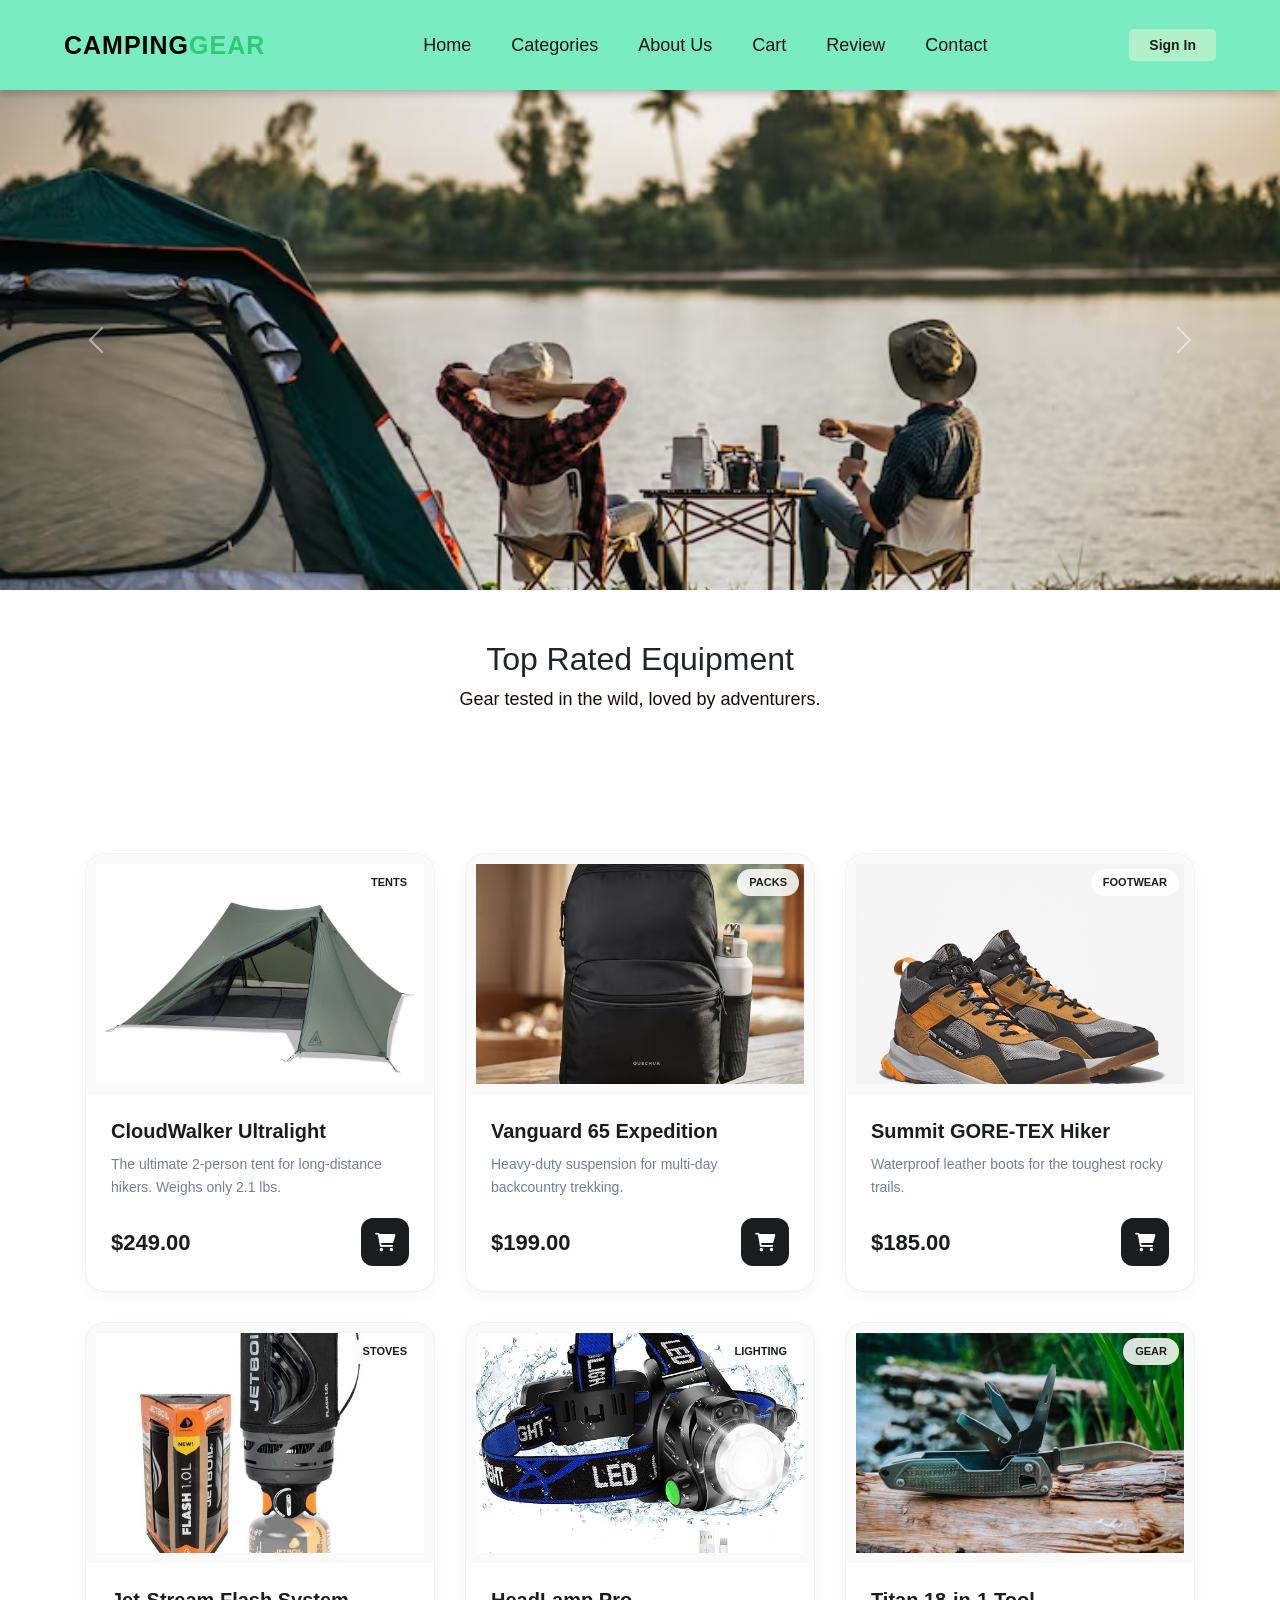
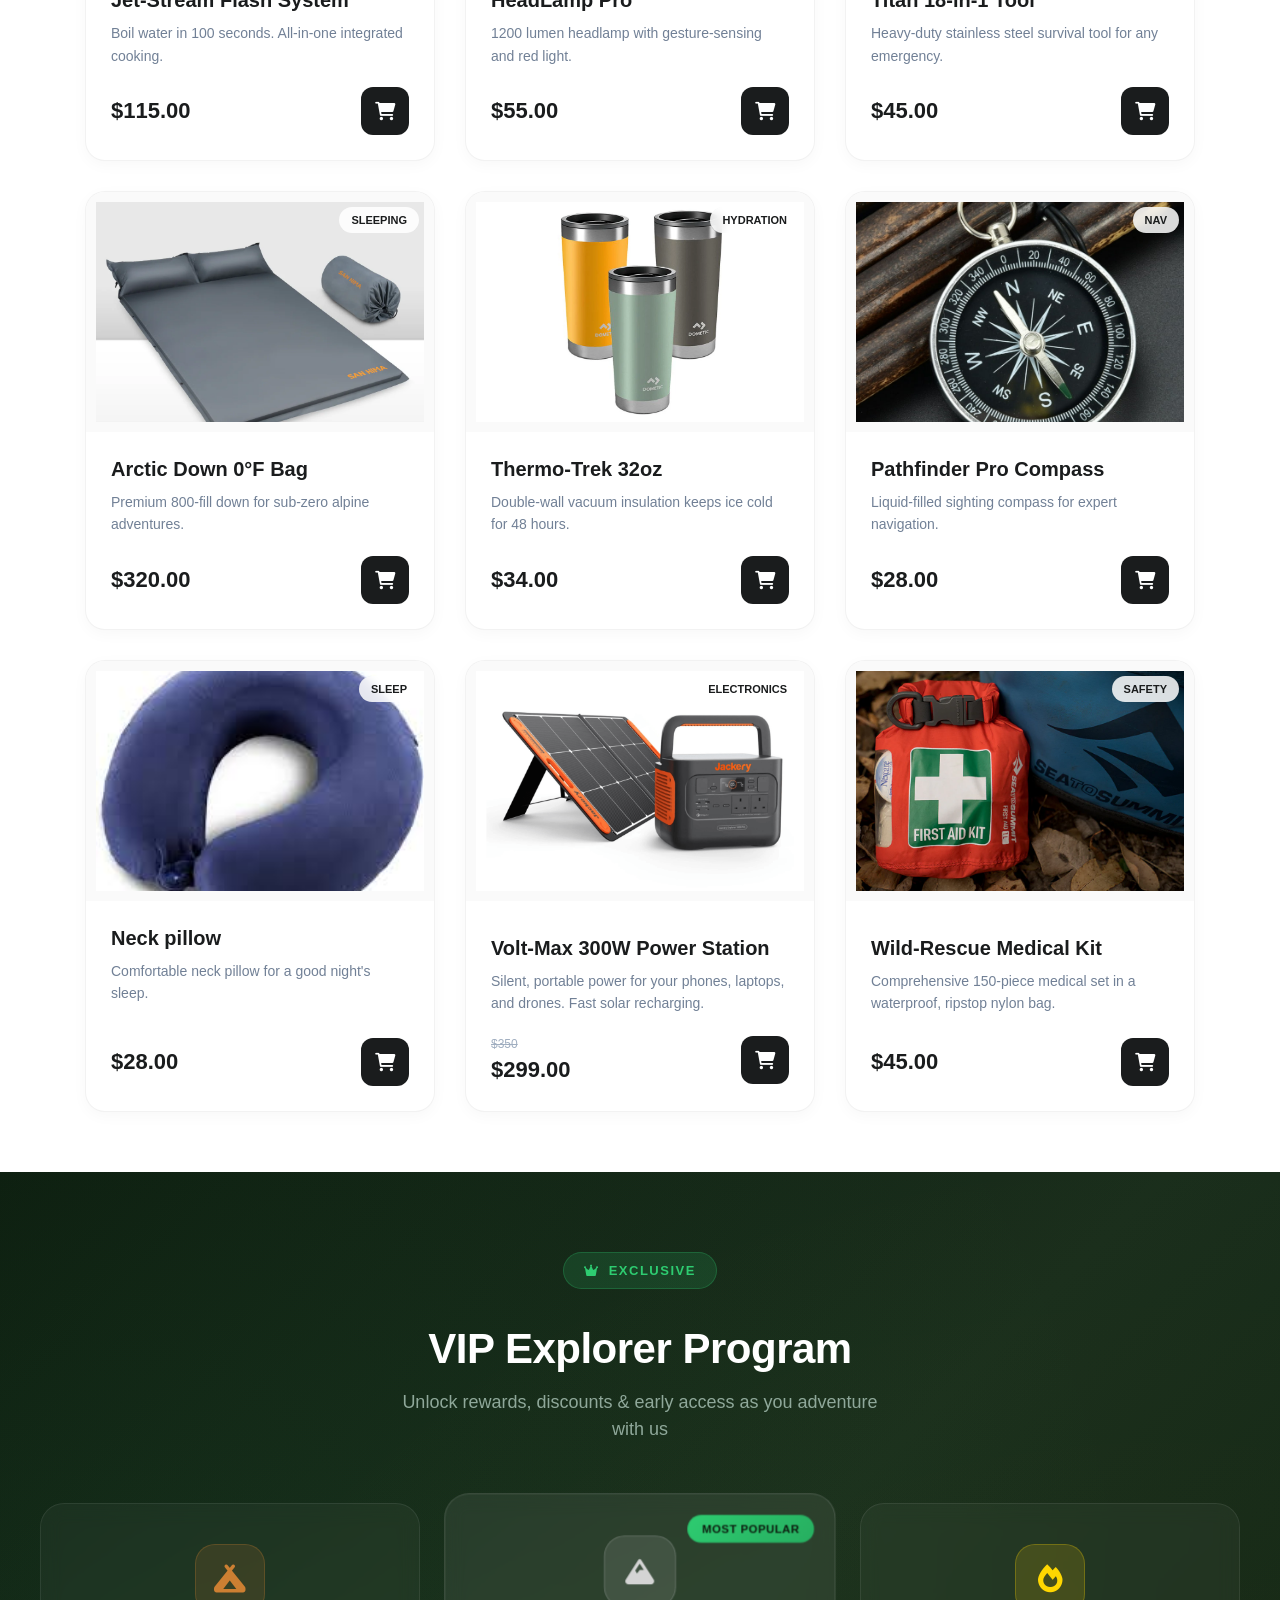
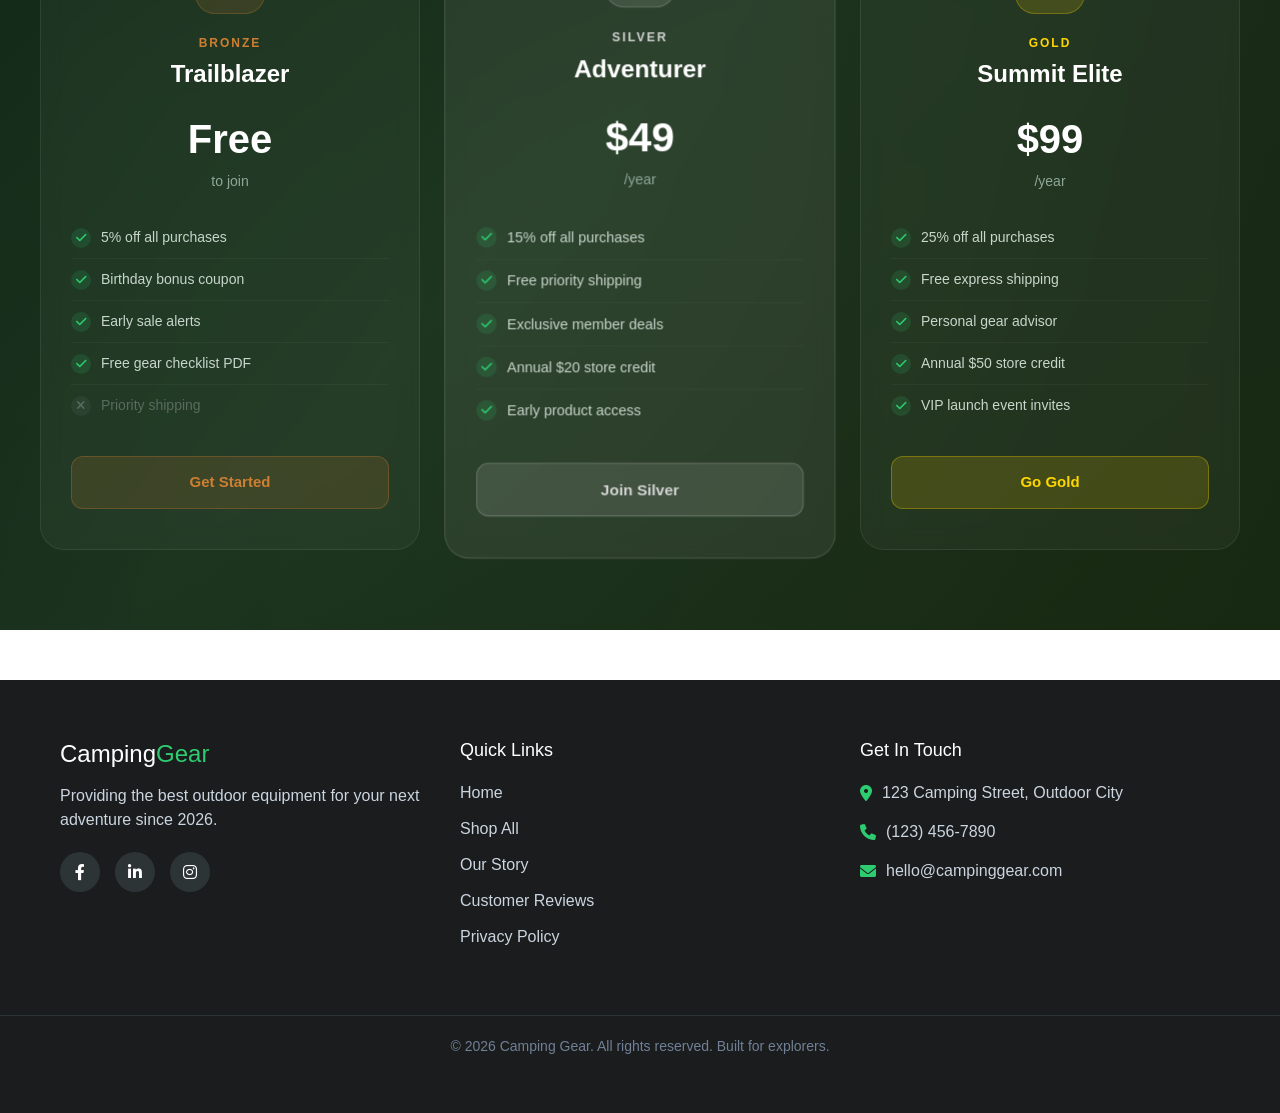
<file: index.html>
<!DOCTYPE html>
<html lang="en">

<head>
    <meta charset="UTF-8">
    <meta name="viewport" content="width=device-width, initial-scale=1.0">
    <title> Camping Products Sales</title>
    <link href="https://cdn.jsdelivr.net/npm/bootstrap@5.3.8/dist/css/bootstrap.min.css" rel="stylesheet"
        integrity="sha384-sRIl4kxILFvY47J16cr9ZwB07vP4J8+LH7qKQnuqkuIAvNWLzeN8tE5YBujZqJLB" crossorigin="anonymous">
    <link rel="stylesheet" href="https://cdnjs.cloudflare.com/ajax/libs/font-awesome/6.0.0/css/all.min.css">
    <link rel="stylesheet" href="style.css">
    <link rel="icon" type="image/jpg" href="images/Favions.jpg">

</head>

<body>

    <nav class="navbar">
        <div class="navbar-brand">
            <h3>Camping<span>Gear</span></h3>
        </div>
        <button class="navbar-toggle" onclick="this.parentElement.classList.toggle('nav-open')"
            aria-label="Toggle navigation">
            <i class="fas fa-bars"></i>
        </button>
        <ul class="navbar-links">
            <li><a href="index.html">Home</a></li>
            <li><a href="Categories.html">Categories</a></li>
            <li><a href="About.html">About Us</a></li>
            <li><a href="Cart.html">Cart</a></li>
            <li><a href="Review.html">Review</a></li>
            <li><a href="contact.html">Contact</a></li>
        </ul>
        <div class="navbar-actions">
            <a href="sign.html" class="btn-signin">Sign In</a>
        </div>
    </nav>
    <div id="carouselExample" class="carousel slide">
        <div class="carousel-inner">
            <div class="carousel-item active">
                <img src="images/herosection.avif" class="d-block w-100 herosection-1" alt="Carousel Image 1">
            </div>
            <div class="carousel-item">
                <img src="images/herosection2.avif" class="d-block w-100 herosection-1" alt="Carousel Image 2">
            </div>
            <div class="carousel-item">
                <img src="images/herosection3.webp" class="d-block w-100 herosection-1" alt="Carousel Image 3">
            </div>
        </div>
        <button class="carousel-control-prev" type="button" data-bs-target="#carouselExample" data-bs-slide="prev">
            <span class="carousel-control-prev-icon" aria-hidden="true"></span>
            <span class="visually-hidden">Previous</span>
        </button>
        <button class="carousel-control-next" type="button" data-bs-target="#carouselExample" data-bs-slide="next">
            <span class="carousel-control-next-icon" aria-hidden="true"></span>
            <span class="visually-hidden">Next</span>
        </button>
    </div>
    <main class="content">

        <h2>Top Rated Equipment</h2>
        <p>Gear tested in the wild, loved by adventurers.</p>
    </main>
    <section class="featured-products">

        <div class="product-grid">
            <div class="product-card">
                <div class="image-container">
                    <img src="images/Ultralighttents.webp" alt="CloudWalker">
                    <span class="category-tag">Tents</span>
                </div>
                <div class="product-body">
                    <h3>CloudWalker Ultralight</h3>
                    <p class="product-desc">The ultimate 2-person tent for long-distance hikers. Weighs only 2.1 lbs.
                    </p>
                    <div class="product-action-row">
                        <span class="current-price">$249.00</span>
                        <button class="cart-icon-btn"
                            onclick="addToCart('CloudWalker', '249.00', 'images/Ultralighttents.webp')">
                            <i class="fas fa-shopping-cart"></i>
                        </button>
                    </div>
                </div>
            </div>

            <div class="product-card">
                <div class="image-container">
                    <img src="images/backpack3.avif" alt="Vanguard 65">
                    <span class="category-tag">Packs</span>
                </div>
                <div class="product-body">
                    <h3>Vanguard 65 Expedition</h3>
                    <p class="product-desc">Heavy-duty suspension for multi-day backcountry trekking.</p>
                    <div class="product-action-row">
                        <span class="current-price">$199.00</span>
                        <button class="cart-icon-btn"
                            onclick="addToCart('Vanguard 65', '199.00', 'images/backpack3.avif')">
                            <i class="fas fa-shopping-cart"></i>
                        </button>
                    </div>
                </div>
            </div>

            <div class="product-card">
                <div class="image-container">
                    <img src="images/Hikerboot.png" alt="Summit Hiker">
                    <span class="category-tag">Footwear</span>
                </div>
                <div class="product-body">
                    <h3>Summit GORE-TEX Hiker</h3>
                    <p class="product-desc">Waterproof leather boots for the toughest rocky trails.</p>
                    <div class="product-action-row">
                        <span class="current-price">$185.00</span>
                        <button class="cart-icon-btn"
                            onclick="addToCart('Summit Hiker', '185.00', 'images/Hikerboot.png')">
                            <i class="fas fa-shopping-cart"></i>
                        </button>
                    </div>
                </div>
            </div>

            <div class="product-card">
                <div class="image-container">
                    <img src="images/JetBoilFlash.webp" alt="Jet-Stream">
                    <span class="category-tag">Stoves</span>
                </div>
                <div class="product-body">
                    <h3>Jet-Stream Flash System</h3>
                    <p class="product-desc">Boil water in 100 seconds. All-in-one integrated cooking.</p>
                    <div class="product-action-row">
                        <span class="current-price">$115.00</span>
                        <button class="cart-icon-btn"
                            onclick="addToCart('Jet-Stream Flash', '115.00', 'images/JetBoilFlash.webp')">
                            <i class="fas fa-shopping-cart"></i>
                        </button>
                    </div>
                </div>
            </div>

            <div class="product-card">
                <div class="image-container">
                    <img src="images/Headlamp.jpg" alt="HeadLamp Pro">
                    <span class="category-tag">Lighting</span>
                </div>
                <div class="product-body">
                    <h3>HeadLamp Pro</h3>
                    <p class="product-desc">1200 lumen headlamp with gesture-sensing and red light.</p>
                    <div class="product-action-row">
                        <span class="current-price">$55.00</span>
                        <button class="cart-icon-btn"
                            onclick="addToCart('HeadLamp Pro', '55.00', 'images/Headlamp.jpg')">
                            <i class="fas fa-shopping-cart"></i>
                        </button>
                    </div>
                </div>
            </div>

            <div class="product-card">
                <div class="image-container">
                    <img src="images/Titantool.jpg" alt="Titan Tool">
                    <span class="category-tag">Gear</span>
                </div>
                <div class="product-body">
                    <h3>Titan 18-in-1 Tool</h3>
                    <p class="product-desc">Heavy-duty stainless steel survival tool for any emergency.</p>
                    <div class="product-action-row">
                        <span class="current-price">$45.00</span>
                        <button class="cart-icon-btn"
                            onclick="addToCart('Titan Tool', '45.00', 'images/Titantool.jpg')">
                            <i class="fas fa-shopping-cart"></i>
                        </button>
                    </div>
                </div>
            </div>

            <div class="product-card">
                <div class="image-container">
                    <img src="images/bed2.webp" alt="Arctic Down">
                    <span class="category-tag">Sleeping</span>
                </div>
                <div class="product-body">
                    <h3>Arctic Down 0°F Bag</h3>
                    <p class="product-desc">Premium 800-fill down for sub-zero alpine adventures.</p>
                    <div class="product-action-row">
                        <span class="current-price">$320.00</span>
                        <button class="cart-icon-btn" onclick="addToCart('Arctic Down', '320.00', 'images/bed2.webp')">
                            <i class="fas fa-shopping-cart"></i>
                        </button>
                    </div>
                </div>
            </div>

            <div class="product-card">
                <div class="image-container">
                    <img src="images/Trek1.webp" alt="Insulated Flask">
                    <span class="category-tag">Hydration</span>
                </div>
                <div class="product-body">
                    <h3>Thermo-Trek 32oz</h3>
                    <p class="product-desc">Double-wall vacuum insulation keeps ice cold for 48 hours.</p>
                    <div class="product-action-row">
                        <span class="current-price">$34.00</span>
                        <button class="cart-icon-btn" onclick="addToCart('Thermo-Trek', '34.00', 'images/Trek 1.webp')">
                            <i class="fas fa-shopping-cart"></i>
                        </button>
                    </div>
                </div>
            </div>

            <div class="product-card">
                <div class="image-container">
                    <img src="images/Compass.jpeg" alt="Pathfinder">
                    <span class="category-tag">Nav</span>
                </div>
                <div class="product-body">
                    <h3>Pathfinder Pro Compass</h3>
                    <p class="product-desc">Liquid-filled sighting compass for expert navigation.</p>
                    <div class="product-action-row">
                        <span class="current-price">$28.00</span>
                        <button class="cart-icon-btn"
                            onclick="addToCart('Pathfinder Pro', '28.00', 'images/Compass.jpeg')">
                            <i class="fas fa-shopping-cart"></i>
                        </button>
                    </div>
                </div>
            </div>

            <div class="product-card">
                <div class="image-container">
                    <img src="images/pillow.jpg" alt="Neck pillow">
                    <span class="category-tag">Sleep</span>
                </div>
                <div class="product-body">
                    <h3>Neck pillow</h3>
                    <p class="product-desc">Comfortable neck pillow for a good night's sleep.</p>
                    <div class="product-action-row">
                        <span class="current-price">$28.00</span>
                        <button class="cart-icon-btn" onclick="addToCart('Neck pillow', '28.00', 'images/pillow.jpg')">
                            <i class="fas fa-shopping-cart"></i>
                        </button>
                    </div>
                </div>
            </div>

            <div class="product-card">
                <div class="image-container">
                    <img src="images/solarlamps.png" alt="Volt-Max 300">
                    <span class="category-tag">Electronics</span>
                </div>
                <div class="product-body">
                    <div class="rating-row">
                        <!-- <div class="stars">★★★★★</div>
                    <span class="reviews-count">(12)</span> -->
                    </div>
                    <h3>Volt-Max 300W Power Station</h3>
                    <p class="product-desc">Silent, portable power for your phones, laptops, and drones. Fast solar
                        recharging.</p>
                    <div class="product-action-row">
                        <div class="price-stack">
                            <span class="old-price">$350</span>
                            <span class="current-price">$299.00</span>
                        </div>
                        <button class="cart-icon-btn"
                            onclick="addToCart('Volt-Max 300', '299.00', 'images/power-station.jpg')">
                            <i class="fas fa-shopping-cart"></i>
                        </button>
                    </div>
                </div>
            </div>

            <div class="product-card">
                <div class="image-container">
                    <img src="images/aidkit.webp" alt="Wild-Rescue Kit">
                    <span class="category-tag">Safety</span>
                </div>
                <div class="product-body">
                    <div class="rating-row">
                        <!-- <div class="stars">★★★★★</div>
                    <span class="reviews-count">(88)</span> -->
                    </div>
                    <h3>Wild-Rescue Medical Kit</h3>
                    <p class="product-desc">Comprehensive 150-piece medical set in a waterproof, ripstop nylon bag.</p>
                    <div class="product-action-row">
                        <div class="price-stack">
                            <span class="current-price">$45.00</span>
                        </div>
                        <button class="cart-icon-btn"
                            onclick="addToCart('Wild-Rescue Kit', '45.00', 'images/aidkit.webp')">
                            <i class="fas fa-shopping-cart"></i>
                        </button>
                    </div>
                </div>
            </div>

        </div>
    </section>

    <!-- VIP Explorer Program -->
    <section class="vip-program">
        <div class="vip-container">
            <div class="vip-header">
                <span class="vip-badge"><i class="fas fa-crown"></i> Exclusive</span>
                <h2>VIP Explorer Program</h2>
                <p>Unlock rewards, discounts & early access as you adventure with us</p>
            </div>

            <div class="vip-cards">
                <div class="vip-card vip-bronze">
                    <div class="vip-card-glow"></div>
                    <div class="vip-tier-icon"><i class="fas fa-campground"></i></div>
                    <span class="vip-tier-label">Bronze</span>
                    <h3>Trailblazer</h3>
                    <div class="vip-price">
                        <span class="vip-amount">Free</span>
                        <span class="vip-period">to join</span>
                    </div>
                    <ul class="vip-perks">
                        <li><i class="fas fa-check"></i> 5% off all purchases</li>
                        <li><i class="fas fa-check"></i> Birthday bonus coupon</li>
                        <li><i class="fas fa-check"></i> Early sale alerts</li>
                        <li><i class="fas fa-check"></i> Free gear checklist PDF</li>
                        <li class="disabled"><i class="fas fa-times"></i> Priority shipping</li>
                    </ul>
                    <a href="#" class="vip-btn vip-btn-bronze">Get Started</a>
                </div>

                <div class="vip-card vip-silver">
                    <div class="vip-card-glow"></div>
                    <div class="vip-popular">Most Popular</div>
                    <div class="vip-tier-icon"><i class="fas fa-mountain"></i></div>
                    <span class="vip-tier-label">Silver</span>
                    <h3>Adventurer</h3>
                    <div class="vip-price">
                        <span class="vip-amount">$49</span>
                        <span class="vip-period">/year</span>
                    </div>
                    <ul class="vip-perks">
                        <li><i class="fas fa-check"></i> 15% off all purchases</li>
                        <li><i class="fas fa-check"></i> Free priority shipping</li>
                        <li><i class="fas fa-check"></i> Exclusive member deals</li>
                        <li><i class="fas fa-check"></i> Annual $20 store credit</li>
                        <li><i class="fas fa-check"></i> Early product access</li>
                    </ul>
                    <a href="#" class="vip-btn vip-btn-silver">Join Silver</a>
                </div>

                <div class="vip-card vip-gold">
                    <div class="vip-card-glow"></div>
                    <div class="vip-tier-icon"><i class="fas fa-fire"></i></div>
                    <span class="vip-tier-label">Gold</span>
                    <h3>Summit Elite</h3>
                    <div class="vip-price">
                        <span class="vip-amount">$99</span>
                        <span class="vip-period">/year</span>
                    </div>
                    <ul class="vip-perks">
                        <li><i class="fas fa-check"></i> 25% off all purchases</li>
                        <li><i class="fas fa-check"></i> Free express shipping</li>
                        <li><i class="fas fa-check"></i> Personal gear advisor</li>
                        <li><i class="fas fa-check"></i> Annual $50 store credit</li>
                        <li><i class="fas fa-check"></i> VIP launch event invites</li>
                    </ul>
                    <a href="#" class="vip-btn vip-btn-gold">Go Gold</a>
                </div>
            </div>
        </div>
    </section>

    <footer class="footer">
        <div class="footer-container">
            <div class="footer-section">
                <h3 class="footer-logo">Camping<span>Gear</span></h3>
                <p>Providing the best outdoor equipment for your next adventure since 2026.</p>
                <div class="social-media">
                    <a href="https://www.facebook.com/" class="social-icon"><i class="fab fa-facebook-f"></i></a>
                    <a href="https://www.linkedin.com/" class="social-icon"><i class="fab fa-linkedin-in"></i></a>
                    <a href="https://www.instagram.com/" class="social-icon"><i class="fab fa-instagram"></i></a>
                </div>
            </div>

            <div class="footer-section">
                <h4>Quick Links</h4>
                <ul class="footer-links">
                    <li><a href="index.html">Home</a></li>
                    <li><a href="Categories.html">Shop All</a></li>
                    <li><a href="About.html">Our Story</a></li>
                    <li><a href="Review.html">Customer Reviews</a></li>
                    <li><a href="privacy-policy.html">Privacy Policy</a></li>
                </ul>
            </div>

            <div class="footer-section">
                <h4>Get In Touch</h4>
                <div class="contact-info">
                    <p><i class="fas fa-map-marker-alt"></i> 123 Camping Street, Outdoor City</p>
                    <p><i class="fas fa-phone"></i> (123) 456-7890</p>
                    <p><i class="fas fa-envelope"></i> hello@campinggear.com</p>
                </div>
            </div>
        </div>

        <div class="footer-bottom">
            <p>&copy; 2026 Camping Gear. All rights reserved. Built for explorers.</p>
        </div>
    </footer>


    <script src="https://cdn.jsdelivr.net/npm/bootstrap@5.3.8/dist/js/bootstrap.bundle.min.js"
        integrity="sha384-FKyoEForCGlyvwx9Hj09JcYn3nv7wiPVlz7YYwJrWVcXK/BmnVDxM+D2scQbITxI"
        crossorigin="anonymous"></script>
    <script src="cart.js"></script>
</body>

</html>
</file>
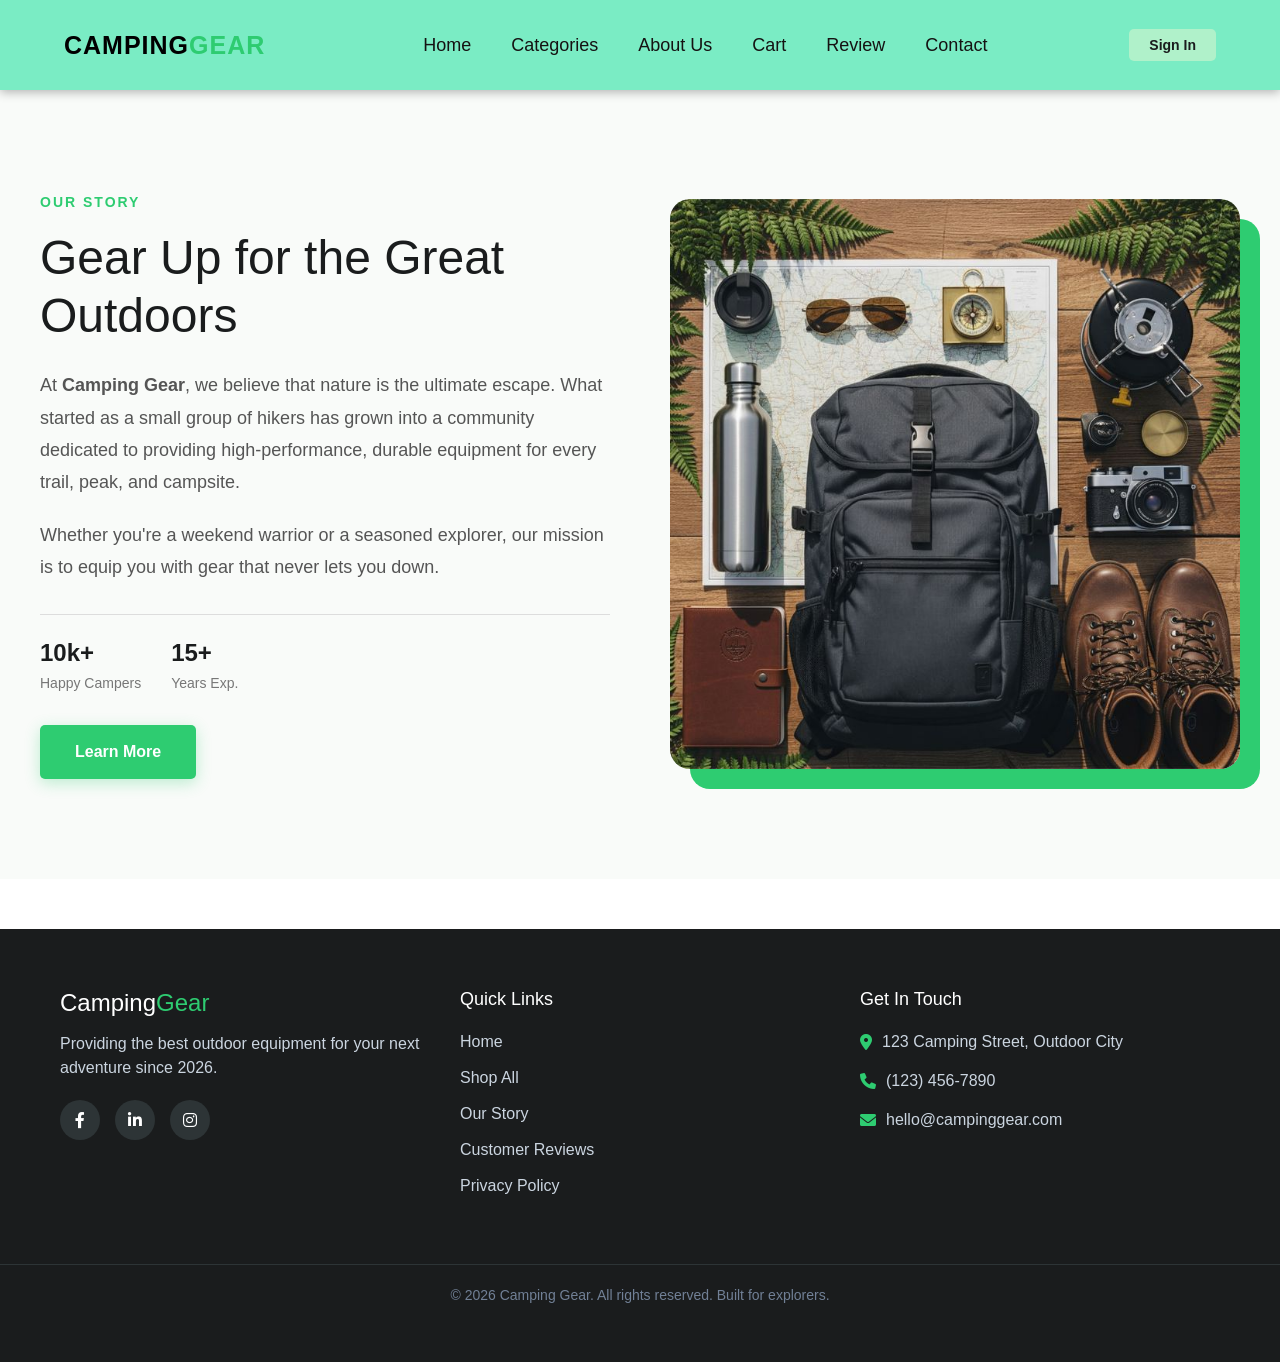
<file: About.html>
<!DOCTYPE html>
<html lang="en">

<!-- <head>
    <meta charset="UTF-8">
    <meta name="viewport" content="width=device-width, initial-scale=1.0">
    <title>About Us - Camping Products Sales</title>
    <link rel="stylesheet" href="https://cdnjs.cloudflare.com/ajax/libs/font-awesome/6.0.0/css/all.min.css">
    <link rel="stylesheet" href="style.css">
</head> -->

<head>
    <meta charset="UTF-8">
    <meta name="viewport" content="width=device-width, initial-scale=1.0">
    <title> Camping Products Sales</title>
    <link href="https://cdn.jsdelivr.net/npm/bootstrap@5.3.8/dist/css/bootstrap.min.css" rel="stylesheet"
        integrity="sha384-sRIl4kxILFvY47J16cr9ZwB07vP4J8+LH7qKQnuqkuIAvNWLzeN8tE5YBujZqJLB" crossorigin="anonymous">
    <link rel="stylesheet" href="https://cdnjs.cloudflare.com/ajax/libs/font-awesome/6.0.0/css/all.min.css">
    <link rel="stylesheet" href="style.css">
    <link rel="icon" type="image/jpg" href="images/Favions.jpg">

</head>

<body>
    <nav class="navbar">
        <div class="navbar-brand">
            <h3>Camping<span>Gear</span></h3>
        </div>
        <button class="navbar-toggle" onclick="this.parentElement.classList.toggle('nav-open')"
            aria-label="Toggle navigation">
            <i class="fas fa-bars"></i>
        </button>
        <ul class="navbar-links">
            <li><a href="index.html">Home</a></li>
            <li><a href="Categories.html">Categories</a></li>
            <li><a href="About.html">About Us</a></li>
            <li><a href="Cart.html">Cart</a></li>
            <li><a href="Review.html">Review</a></li>
            <li><a href="contact.html">Contact</a></li>
        </ul>
        <div class="navbar-actions">
            <a href="sign.html" class="btn-signin">Sign In</a>
        </div>
    </nav>
    <section class="about-hero">
        <div class="about-container">
            <div class="about-content">
                <span class="sub-heading">Our Story</span>
                <h1>Gear Up for the Great Outdoors</h1>
                <p>
                    At <strong>Camping Gear</strong>, we believe that nature is the ultimate escape.
                    What started as a small group of hikers has grown into a community dedicated to
                    providing high-performance, durable equipment for every trail, peak, and campsite.
                </p>
                <p>
                    Whether you're a weekend warrior or a seasoned explorer, our mission is to
                    equip you with gear that never lets you down.
                </p>
                <div class="about-stats">
                    <div class="stat"><strong>10k+</strong> <span>Happy Campers</span></div>
                    <div class="stat"><strong>15+</strong> <span>Years Exp.</span></div>
                </div>
                <button class="btn-primary">Learn More</button>
            </div>

            <div class="about-image">
                <div class="image-wrapper">
                    <img src="images/Aboutusphoto.jpg" alt="Our camping adventure">
                </div>
            </div>
        </div>
    </section>
    <!-- <section class="hero">
        <div class="heading">
            <h1>About Us</h1>
        </div>
        <div class="container">
            <div class="hero-content">
                <h2>Welcome to Our Shopping website</h2>
                <p>Welcome to Camping Products Sales. We are dedicated to providing high-quality camping gear for outdoor
                    enthusiasts. Our mission is to make your camping experiences unforgettable with reliable and affordable
                    products.</p>
                  <button class="btn">Learn More</button>
            </div>
            <div class="hero-image">
              <img src="images/About us photo.jpg" alt="About Us Image">
            </div>
        </div>
    </section> -->
    <footer class="footer">
        <div class="footer-container">
            <div class="footer-section">
                <h3 class="footer-logo">Camping<span>Gear</span></h3>
                <p>Providing the best outdoor equipment for your next adventure since 2026.</p>
                <div class="social-media">
                    <a href="https://www.facebook.com/" class="social-icon"><i class="fab fa-facebook-f"></i></a>
                    <a href="https://www.linkedin.com/" class="social-icon"><i class="fab fa-linkedin-in"></i></a>
                    <a href="https://www.instagram.com/" class="social-icon"><i class="fab fa-instagram"></i></a>
                </div>
            </div>

            <div class="footer-section">
                <h4>Quick Links</h4>
                <ul class="footer-links">
                    <li><a href="index.html">Home</a></li>
                    <li><a href="Categories.html">Shop All</a></li>
                    <li><a href="About.html">Our Story</a></li>
                    <li><a href="Review.html">Customer Reviews</a></li>
                    <li><a href="privacy-policy.html">Privacy Policy</a></li>
                </ul>
            </div>

            <div class="footer-section">
                <h4>Get In Touch</h4>
                <div class="contact-info">
                    <p><i class="fas fa-map-marker-alt"></i> 123 Camping Street, Outdoor City</p>
                    <p><i class="fas fa-phone"></i> (123) 456-7890</p>
                    <p><i class="fas fa-envelope"></i> hello@campinggear.com</p>
                </div>
            </div>
        </div>

        <div class="footer-bottom">
            <p>&copy; 2026 Camping Gear. All rights reserved. Built for explorers.</p>
        </div>
    </footer>

    <script src="cart.js"></script>
</body>

</html>
</file>
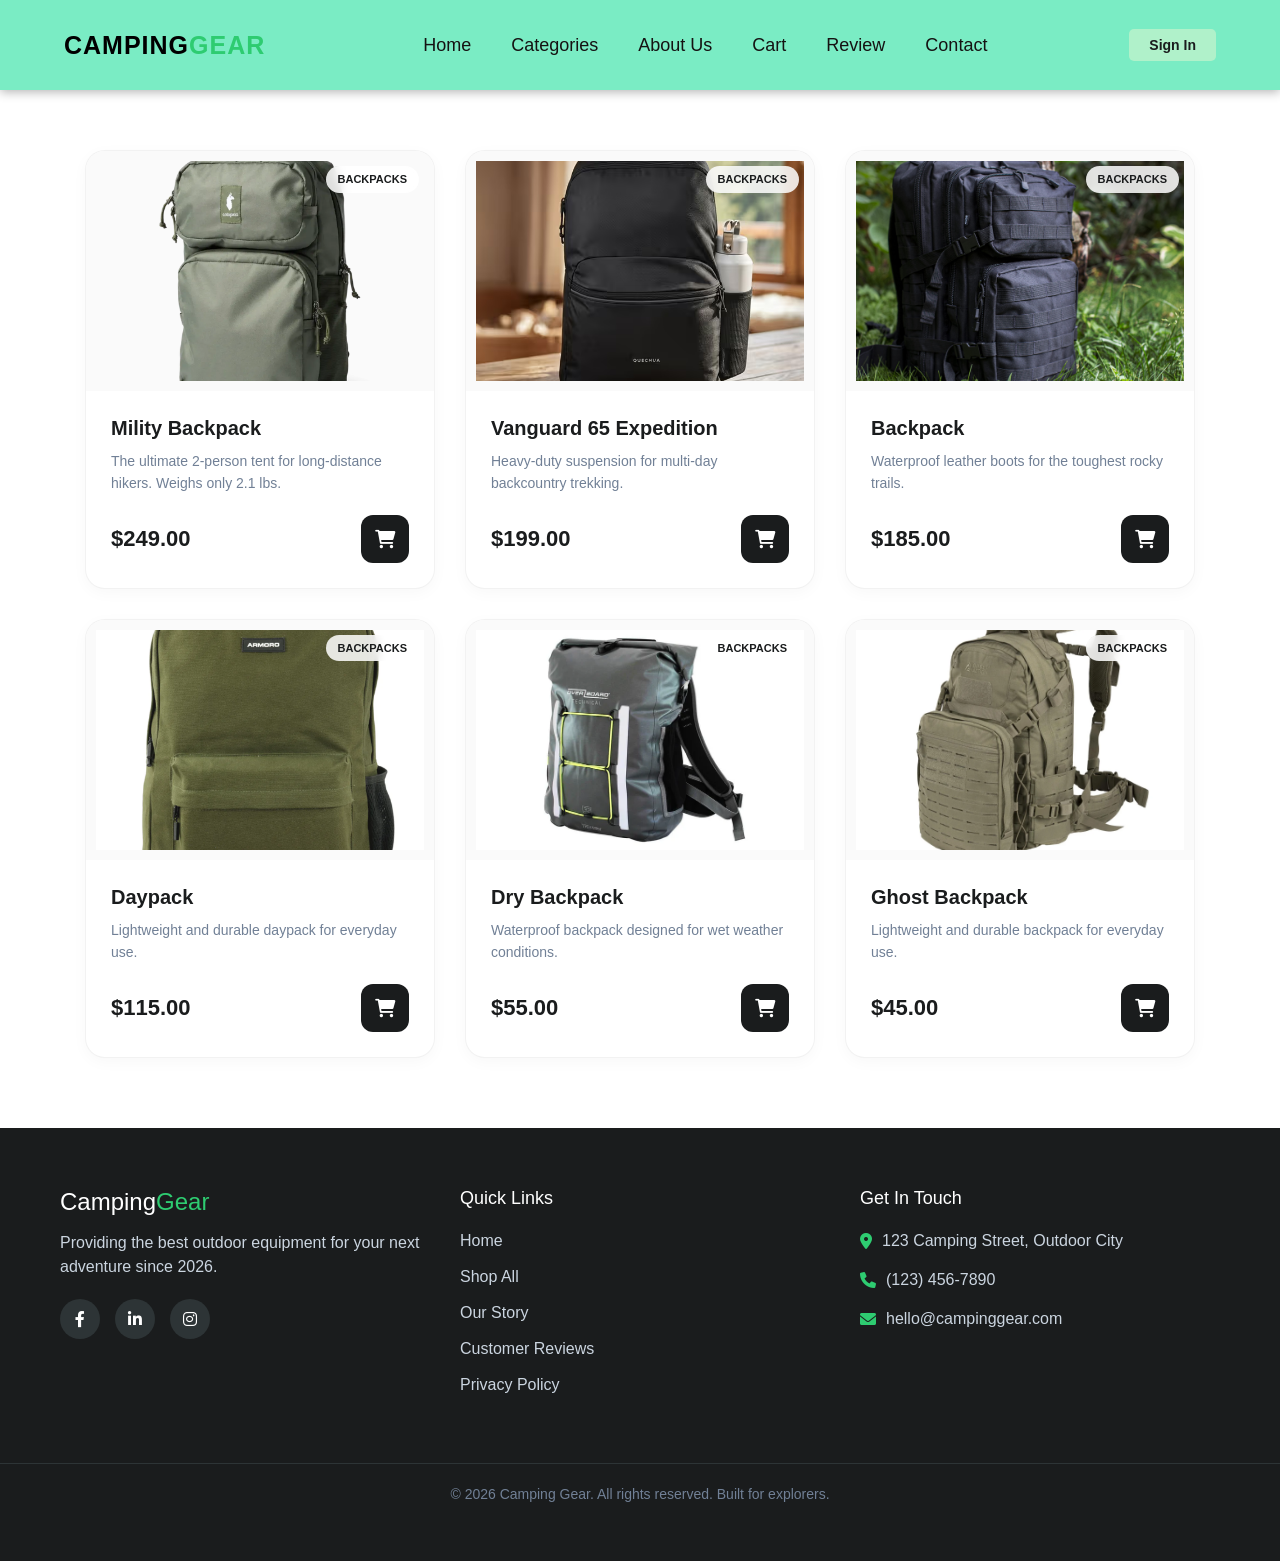
<file: backpack.html>
<!DOCTYPE html>
<html lang="en">

<!-- <head>
    <meta charset="UTF-8">
    <meta name="viewport" content="width=device-width, initial-scale=1.0">
    <title>Reviews - Camping Products Sales</title>
    <link rel="stylesheet" href="https://cdnjs.cloudflare.com/ajax/libs/font-awesome/6.0.0/css/all.min.css">
    <link rel="stylesheet" href="style.css">
</head> -->

<head>
    <meta charset="UTF-8">
    <meta name="viewport" content="width=device-width, initial-scale=1.0">
    <title> Camping Products Sales</title>
    <link href="https://cdn.jsdelivr.net/npm/bootstrap@5.3.8/dist/css/bootstrap.min.css" rel="stylesheet"
        integrity="sha384-sRIl4kxILFvY47J16cr9ZwB07vP4J8+LH7qKQnuqkuIAvNWLzeN8tE5YBujZqJLB" crossorigin="anonymous">
    <link rel="stylesheet" href="https://cdnjs.cloudflare.com/ajax/libs/font-awesome/6.0.0/css/all.min.css">
    <link rel="stylesheet" href="style.css">
    <link rel="icon" type="image/jpg" href="images/Favions.jpg">

</head>

<body>
    <nav class="navbar">
        <div class="navbar-brand">
            <h3>Camping<span>Gear</span></h3>
        </div>
        <button class="navbar-toggle" onclick="this.parentElement.classList.toggle('nav-open')"
            aria-label="Toggle navigation">
            <i class="fas fa-bars"></i>
        </button>
        <ul class="navbar-links">
            <li><a href="index.html">Home</a></li>
            <li><a href="Categories.html">Categories</a></li>
            <li><a href="About.html">About Us</a></li>
            <li><a href="Cart.html">Cart</a></li>
            <li><a href="Review.html">Review</a></li>
            <li><a href="contact.html">Contact</a></li>
        </ul>
        <div class="navbar-actions">
            <a href="sign.html" class="btn-signin">Sign In</a>
        </div>
    </nav>
    <section class="featured-products">

        <div class="product-grid">
            <div class="product-card">
                <div class="image-container">
                    <img src="images/backpack main.webp" alt="CloudWalker">
                    <span class="category-tag">Backpacks</span>
                </div>
                <div class="product-body">
                    <h3>Mility Backpack</h3>
                    <p class="product-desc">The ultimate 2-person tent for long-distance hikers. Weighs only 2.1 lbs.
                    </p>
                    <div class="product-action-row">
                        <span class="current-price">$249.00</span>
                        <button class="cart-icon-btn"
                            onclick="addToCart('Mility Backpack', '249.00', 'images/backpack main.webp')">
                            <i class="fas fa-shopping-cart"></i>
                        </button>
                    </div>
                </div>
            </div>

            <div class="product-card">
                <div class="image-container">
                    <img src="images/backpack3.avif" alt="Vanguard 65">
                    <span class="category-tag">Backpacks</span>
                </div>
                <div class="product-body">
                    <h3>Vanguard 65 Expedition</h3>
                    <p class="product-desc">Heavy-duty suspension for multi-day backcountry trekking.</p>
                    <div class="product-action-row">
                        <span class="current-price">$199.00</span>
                        <button class="cart-icon-btn"
                            onclick="addToCart('Vanguard 65', '199.00', 'images/backpack3.avif')">
                            <i class="fas fa-shopping-cart"></i>
                        </button>
                    </div>
                </div>
            </div>

            <div class="product-card">
                <div class="image-container">
                    <img src="images/Backpack.jpg" alt="Summit Hiker">
                    <span class="category-tag">Backpacks</span>
                </div>
                <div class="product-body">
                    <h3>Backpack</h3>
                    <p class="product-desc">Waterproof leather boots for the toughest rocky trails.</p>
                    <div class="product-action-row">
                        <span class="current-price">$185.00</span>
                        <button class="cart-icon-btn"
                            onclick="addToCart('Summit Hiker', '185.00', 'images/Backpack.jpg')">
                            <i class="fas fa-shopping-cart"></i>
                        </button>
                    </div>
                </div>
            </div>

            <div class="product-card">
                <div class="image-container">
                    <img src="images/Daybackpack.webp" alt="Daypack">
                    <span class="category-tag">Backpacks</span>
                </div>
                <div class="product-body">
                    <h3>Daypack</h3>
                    <p class="product-desc">Lightweight and durable daypack for everyday use.</p>
                    <div class="product-action-row">
                        <span class="current-price">$115.00</span>
                        <button class="cart-icon-btn"
                            onclick="addToCart('Daypack', '115.00', 'images/Daybackpack.webp')">
                            <i class="fas fa-shopping-cart"></i>
                        </button>
                    </div>
                </div>
            </div>

            <div class="product-card">
                <div class="image-container">
                    <img src="images/Dry-backpack.webp" alt="Dry Backpack">
                    <span class="category-tag">Backpacks</span>
                </div>
                <div class="product-body">
                    <h3>Dry Backpack</h3>
                    <p class="product-desc">Waterproof backpack designed for wet weather conditions.</p>
                    <div class="product-action-row">
                        <span class="current-price">$55.00</span>
                        <button class="cart-icon-btn"
                            onclick="addToCart('Dry Backpack', '55.00', 'images/Dry-backpack.webp')">
                            <i class="fas fa-shopping-cart"></i>
                        </button>
                    </div>
                </div>
            </div>

            <div class="product-card">
                <div class="image-container">
                    <img src="images/Ghost-Backpack.webp" alt="Ghost Backpack">
                    <span class="category-tag">Backpacks</span>
                </div>
                <div class="product-body">
                    <h3>Ghost Backpack</h3>
                    <p class="product-desc">Lightweight and durable backpack for everyday use.</p>
                    <div class="product-action-row">
                        <span class="current-price">$45.00</span>
                        <button class="cart-icon-btn"
                            onclick="addToCart('Ghost Backpack', '45.00', 'images/Ghost-Backpack.webp')">
                            <i class="fas fa-shopping-cart"></i>
                        </button>
                    </div>
                </div>
            </div>

            <!-- <div class="product-card">
                <div class="image-container">
                    <img src="images/bed2.webp" alt="Arctic Down">
                    <span class="category-tag">Sleeping</span>
                </div>
                <div class="product-body">
                    <h3>Arctic Down 0°F Bag</h3>
                    <p class="product-desc">Premium 800-fill down for sub-zero alpine adventures.</p>
                    <div class="product-action-row">
                        <span class="current-price">$320.00</span>
                        <button class="cart-icon-btn" onclick="addToCart('Arctic Down', '320.00', 'images/bed2.webp')">
                            <i class="fas fa-shopping-cart"></i>
                        </button>
                    </div>
                </div>
            </div>

            <div class="product-card">
                <div class="image-container">
                    <img src="images/Trek1.webp" alt="Insulated Flask">
                    <span class="category-tag">Hydration</span>
                </div>
                <div class="product-body">
                    <h3>Thermo-Trek 32oz</h3>
                    <p class="product-desc">Double-wall vacuum insulation keeps ice cold for 48 hours.</p>
                    <div class="product-action-row">
                        <span class="current-price">$34.00</span>
                        <button class="cart-icon-btn" onclick="addToCart('Thermo-Trek', '34.00', 'images/Trek1.webp')">
                            <i class="fas fa-shopping-cart"></i>
                        </button>
                    </div>
                </div>
            </div>

            <div class="product-card">
                <div class="image-container">
                    <img src="images/Compass.jpeg" alt="Pathfinder">
                    <span class="category-tag">Nav</span>
                </div>
                <div class="product-body">
                    <h3>Pathfinder Pro Compass</h3>
                    <p class="product-desc">Liquid-filled sighting compass for expert navigation.</p>
                    <div class="product-action-row">
                        <span class="current-price">$28.00</span>
                        <button class="cart-icon-btn"
                            onclick="addToCart('Pathfinder Pro', '28.00', 'images/Compass.jpeg')">
                            <i class="fas fa-shopping-cart"></i>
                        </button>
                    </div>
                </div>
            </div>

            <div class="product-card">
                <div class="image-container">
                    <img src="images/pillow.jpg" alt="Neck pillow">
                    <span class="category-tag">Sleep</span>
                </div>
                <div class="product-body">
                    <h3>Neck pillow</h3>
                    <p class="product-desc">Comfortable neck pillow for a good night's sleep.</p>
                    <div class="product-action-row">
                        <span class="current-price">$28.00</span>
                        <button class="cart-icon-btn" onclick="addToCart('Neck pillow', '28.00', 'images/pillow.jpg')">
                            <i class="fas fa-shopping-cart"></i>
                        </button>
                    </div>
                </div>
            </div>

            <div class="product-card">
                <div class="image-container">
                    <img src="images/solarlamps.png" alt="Volt-Max 300">
                    <span class="category-tag">Electronics</span>
                </div>
                <div class="product-body">
                    <div class="rating-row">

                    </div>
                    <h3>Volt-Max 300W Power Station</h3>
                    <p class="product-desc">Silent, portable power for your phones, laptops, and drones. Fast solar
                        recharging.</p>
                    <div class="product-action-row">
                        <div class="price-stack">
                            <span class="old-price">$350</span>
                            <span class="current-price">$299.00</span>
                        </div>
                        <button class="cart-icon-btn"
                            onclick="addToCart('Volt-Max 300', '299.00', 'images/solarlamps.png')">
                            <i class="fas fa-shopping-cart"></i>
                        </button>
                    </div>
                </div>
            </div>

            <div class="product-card">
                <div class="image-container">
                    <img src="images/aidkit.webp" alt="Wild-Rescue Kit">
                    <span class="category-tag">Safety</span>
                </div>
                <div class="product-body">
                    <div class="rating-row">

                    </div>
                    <h3>Wild-Rescue Medical Kit</h3>
                    <p class="product-desc">Comprehensive 150-piece medical set in a waterproof, ripstop nylon bag.</p>
                    <div class="product-action-row">
                        <div class="price-stack">
                            <span class="current-price">$45.00</span>
                        </div>
                        <button class="cart-icon-btn"
                            onclick="addToCart('Wild-Rescue Kit', '45.00', 'images/first-aid.jpg')">
                            <i class="fas fa-shopping-cart"></i>
                        </button>
                    </div>
                </div>
            </div> -->

        </div>
    </section>


    <footer class="footer">
        <div class="footer-container">
            <div class="footer-section">
                <h3 class="footer-logo">Camping<span>Gear</span></h3>
                <p>Providing the best outdoor equipment for your next adventure since 2026.</p>
                <div class="social-media">
                    <a href="https://www.facebook.com/" class="social-icon"><i class="fab fa-facebook-f"></i></a>
                    <a href="https://www.linkedin.com/" class="social-icon"><i class="fab fa-linkedin-in"></i></a>
                    <a href="https://www.instagram.com/" class="social-icon"><i class="fab fa-instagram"></i></a>
                </div>
            </div>

            <div class="footer-section">
                <h4>Quick Links</h4>
                <ul class="footer-links">
                    <li><a href="index.html">Home</a></li>
                    <li><a href="Categories.html">Shop All</a></li>
                    <li><a href="About.html">Our Story</a></li>
                    <li><a href="Review.html">Customer Reviews</a></li>
                    <li><a href="privacy-policy.html">Privacy Policy</a></li>
                </ul>
            </div>

            <div class="footer-section">
                <h4>Get In Touch</h4>
                <div class="contact-info">
                    <p><i class="fas fa-map-marker-alt"></i> 123 Camping Street, Outdoor City</p>
                    <p><i class="fas fa-phone"></i> (123) 456-7890</p>
                    <p><i class="fas fa-envelope"></i> hello@campinggear.com</p>
                </div>
            </div>
        </div>

        <div class="footer-bottom">
            <p>&copy; 2026 Camping Gear. All rights reserved. Built for explorers.</p>
        </div>
    </footer>
    <script src="cart.js"></script>
</body>

</html>
</file>
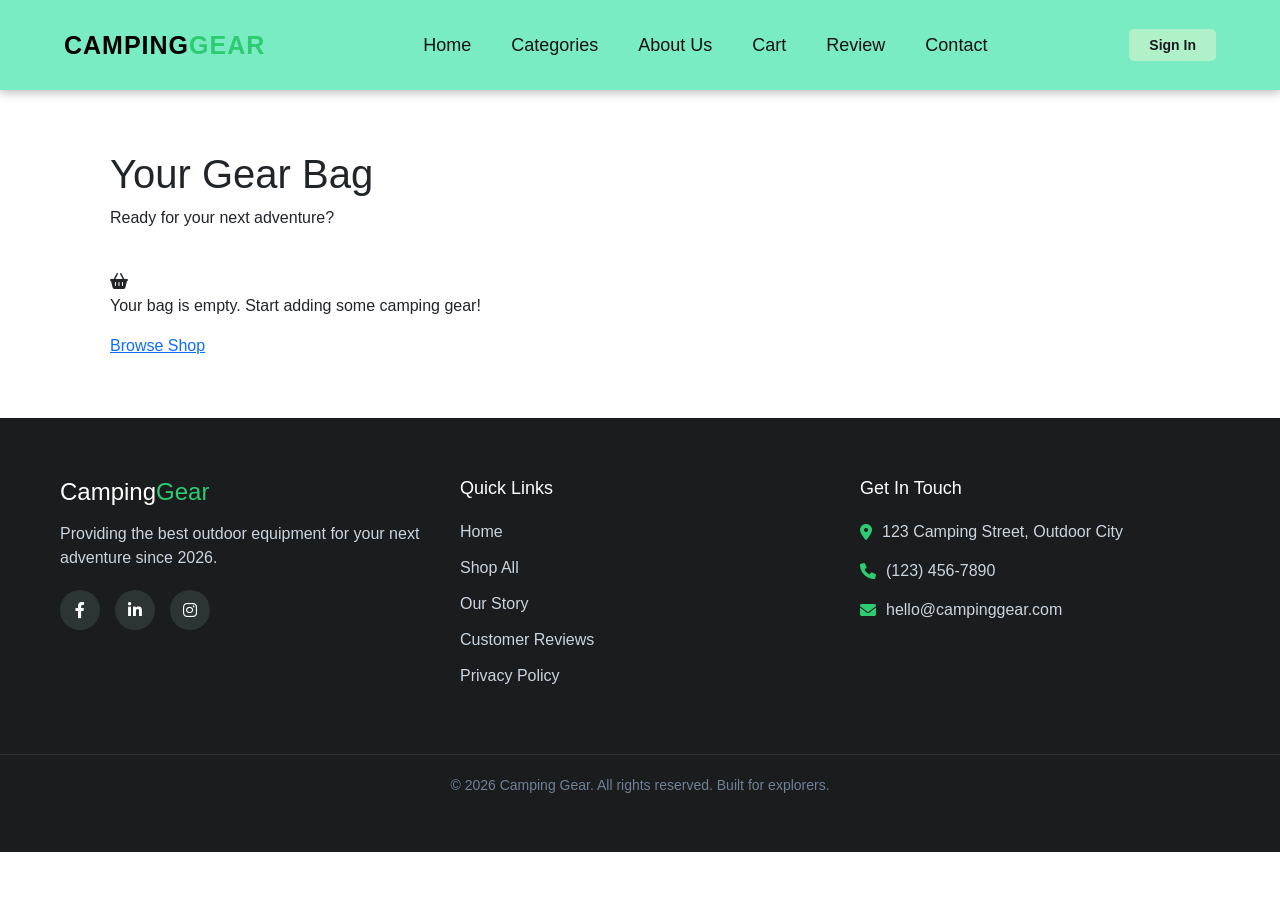
<file: Cart.html>
<!DOCTYPE html>
<html lang="en">

<!-- <head>
    <meta charset="UTF-8">
    <meta name="viewport" content="width=device-width, initial-scale=1.0">
    <title>Cart - Camping Products Sales</title>
    <link rel="stylesheet" href="https://cdnjs.cloudflare.com/ajax/libs/font-awesome/6.0.0/css/all.min.css">
    <link rel="stylesheet" href="style.css">
</head> -->
<head>
    <meta charset="UTF-8">
    <meta name="viewport" content="width=device-width, initial-scale=1.0">
    <title> Camping Products Sales</title>
    <link href="https://cdn.jsdelivr.net/npm/bootstrap@5.3.8/dist/css/bootstrap.min.css" rel="stylesheet"
        integrity="sha384-sRIl4kxILFvY47J16cr9ZwB07vP4J8+LH7qKQnuqkuIAvNWLzeN8tE5YBujZqJLB" crossorigin="anonymous">
    <link rel="stylesheet" href="https://cdnjs.cloudflare.com/ajax/libs/font-awesome/6.0.0/css/all.min.css">
    <link rel="stylesheet" href="style.css">
    <link rel="icon" type="image/jpg" href="images/Favions.jpg">

</head>

<body>
    <nav class="navbar">
        <div class="navbar-brand">
            <h3>Camping<span>Gear</span></h3>
        </div>
        <button class="navbar-toggle" onclick="this.parentElement.classList.toggle('nav-open')"
            aria-label="Toggle navigation">
            <i class="fas fa-bars"></i>
        </button>
        <ul class="navbar-links">
            <li><a href="index.html">Home</a></li>
            <li><a href="Categories.html">Categories</a></li>
            <li><a href="About.html">About Us</a></li>
            <li><a href="Cart.html">Cart</a></li>
            <li><a href="Review.html">Review</a></li>
            <li><a href="contact.html">Contact</a></li>
        </ul>
        <div class="navbar-actions">
            <a href="sign.html" class="btn-signin">Sign In</a>
        </div>
    </nav>

    <main class="cart-page">
        <div class="cart-header">
            <h1>Your Gear Bag</h1>
            <p>Ready for your next adventure?</p>
        </div>

        <div class="cart-page-wrapper">
            <div class="cart-main">
                <div id="empty-cart" class="empty-state">
                    <i class="fas fa-shopping-basket"></i>
                    <p>Your bag is empty. Start adding some camping gear!</p>
                    <a href="Categories.html" class="btn-main">Browse Shop</a>
                </div>
                <div id="cart-items"></div>
            </div>

            <aside class="cart-summary" id="cart-summary-sidebar" style="display: none;">
                <h2>Order Summary</h2>
                <div class="summary-details">
                    <div class="summary-row">
                        <span>Subtotal</span>
                        <span id="subtotal-amount">$0.00</span>
                    </div>
                    <div class="summary-row">
                        <span>Shipping</span>
                        <span class="free-shipping">FREE</span>
                    </div>
                    <hr>
                    <div class="summary-row total">
                        <span>Total</span>
                        <span id="final-total">$0.00</span>
                    </div>
                </div>
                <button class="btn-checkout" onclick="window.location.href='checkout.html'">Proceed to Checkout</button>
                <p class="secure-text"><i class="fas fa-lock"></i> Secure Checkout</p>
            </aside>
        </div>
    </main>
    <footer class="footer">
        <div class="footer-container">
            <div class="footer-section">
                <h3 class="footer-logo">Camping<span>Gear</span></h3>
                <p>Providing the best outdoor equipment for your next adventure since 2026.</p>
                <div class="social-media">
                    <a href="https://www.facebook.com/" class="social-icon"><i class="fab fa-facebook-f"></i></a>
                    <a href="https://www.linkedin.com/" class="social-icon"><i class="fab fa-linkedin-in"></i></a>
                    <a href="https://www.instagram.com/" class="social-icon"><i class="fab fa-instagram"></i></a>
                </div>
            </div>

            <div class="footer-section">
                <h4>Quick Links</h4>
                <ul class="footer-links">
                    <li><a href="index.html">Home</a></li>
                    <li><a href="Categories.html">Shop All</a></li>
                    <li><a href="About.html">Our Story</a></li>
                    <li><a href="Review.html">Customer Reviews</a></li>
                    <li><a href="privacy-policy.html">Privacy Policy</a></li>
                </ul>
            </div>

            <div class="footer-section">
                <h4>Get In Touch</h4>
                <div class="contact-info">
                    <p><i class="fas fa-map-marker-alt"></i> 123 Camping Street, Outdoor City</p>
                    <p><i class="fas fa-phone"></i> (123) 456-7890</p>
                    <p><i class="fas fa-envelope"></i> hello@campinggear.com</p>
                </div>
            </div>
        </div>

        <div class="footer-bottom">
            <p>&copy; 2026 Camping Gear. All rights reserved. Built for explorers.</p>
        </div>
    </footer>

    <script src="cart.js"></script>
</body>

</html>
</file>
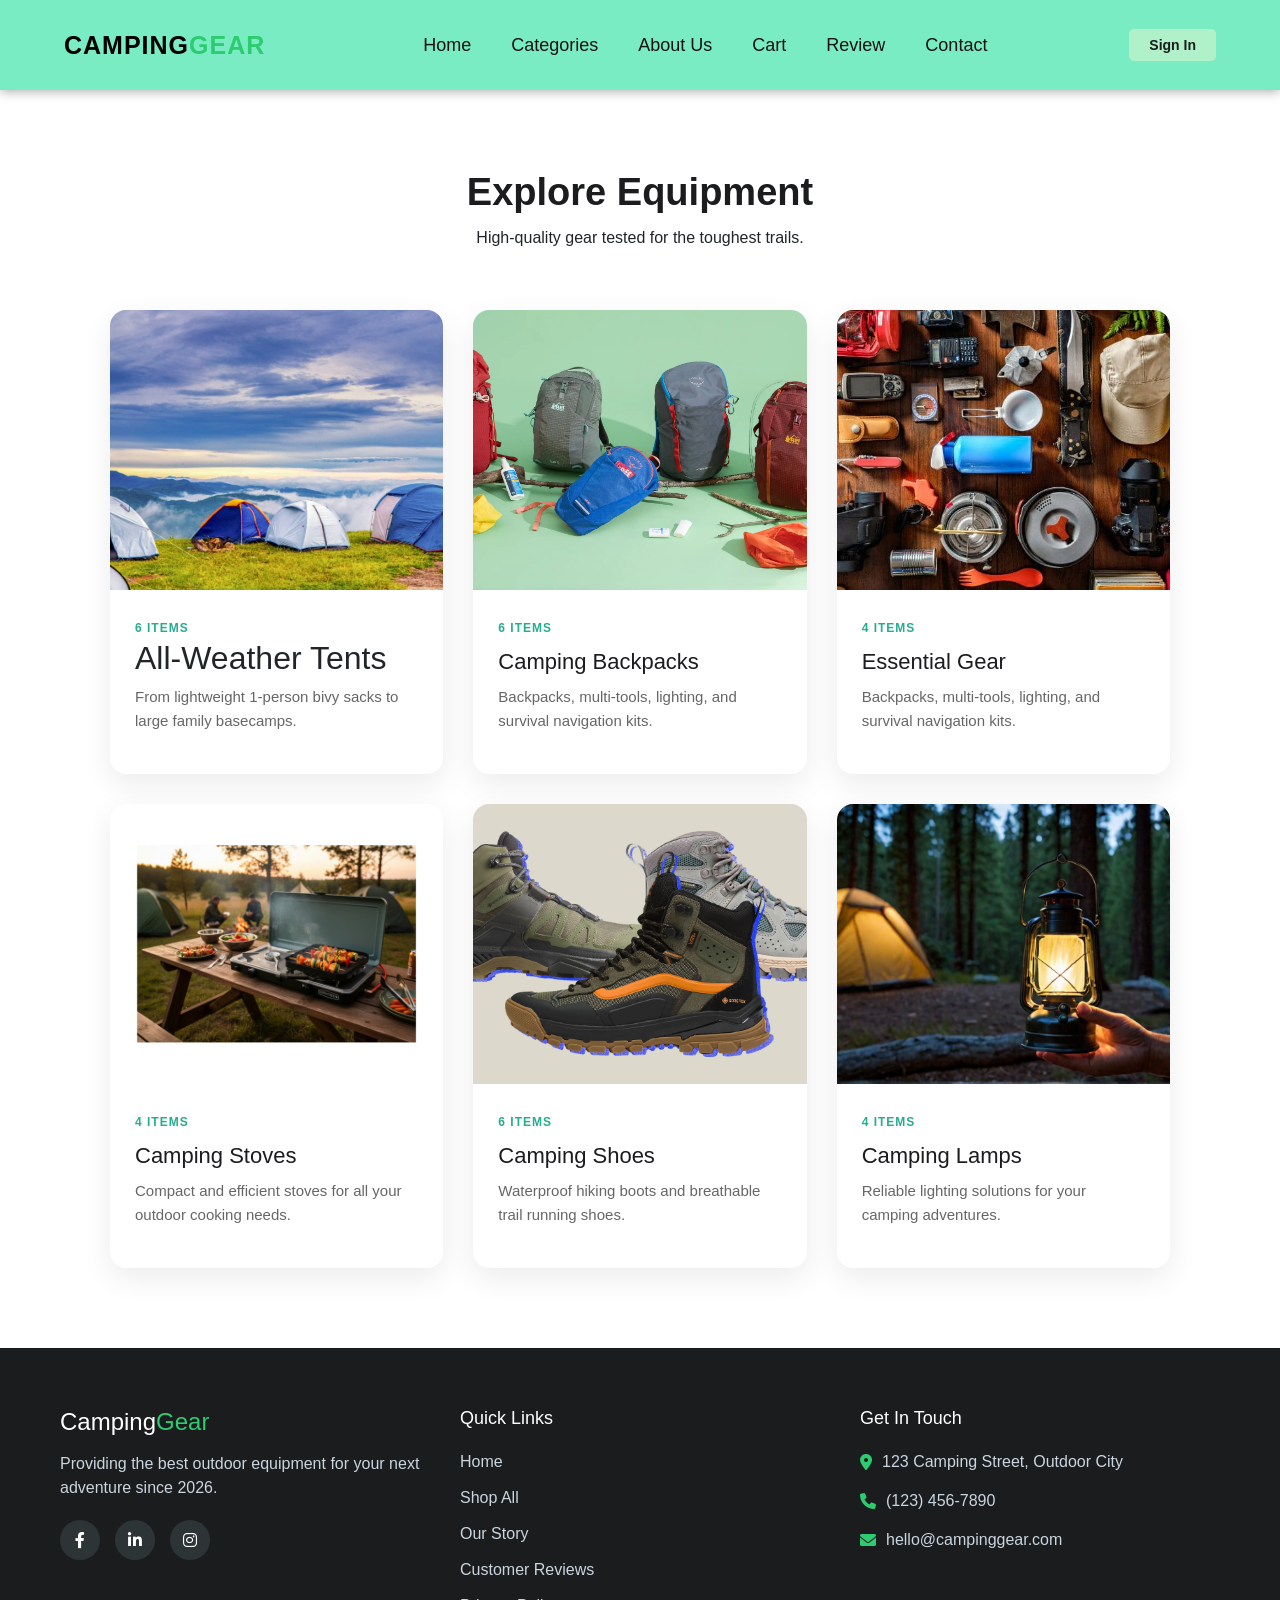
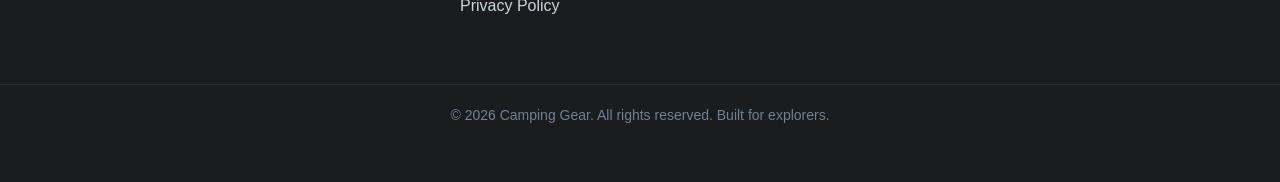
<file: Categories.html>
<!DOCTYPE html>
<html lang="en">

<!-- <head>
    <meta charset="UTF-8">
    <meta name="viewport" content="width=device-width, initial-scale=1.0">
    <title>Categories - Camping Products Sales</title>
    <link rel="stylesheet" href="https://cdnjs.cloudflare.com/ajax/libs/font-awesome/6.0.0/css/all.min.css">
    <link rel="stylesheet" href="style.css">
</head> -->

<head>
    <meta charset="UTF-8">
    <meta name="viewport" content="width=device-width, initial-scale=1.0">
    <title> Camping Products Sales</title>
    <link href="https://cdn.jsdelivr.net/npm/bootstrap@5.3.8/dist/css/bootstrap.min.css" rel="stylesheet"
        integrity="sha384-sRIl4kxILFvY47J16cr9ZwB07vP4J8+LH7qKQnuqkuIAvNWLzeN8tE5YBujZqJLB" crossorigin="anonymous">
    <link rel="stylesheet" href="https://cdnjs.cloudflare.com/ajax/libs/font-awesome/6.0.0/css/all.min.css">
    <link rel="stylesheet" href="style.css">
    <link rel="icon" type="image/jpg" href="images/Favions.jpg">

</head>

<body>
    <!-- <header class="header"> -->
    <nav class="navbar">
        <div class="navbar-brand">
            <h3>Camping<span>Gear</span></h3>
        </div>
        <button class="navbar-toggle" onclick="this.parentElement.classList.toggle('nav-open')"
            aria-label="Toggle navigation">
            <i class="fas fa-bars"></i>
        </button>
        <ul class="navbar-links">
            <li><a href="index.html">Home</a></li>
            <li><a href="Categories.html">Categories</a></li>
            <li><a href="About.html">About Us</a></li>
            <li><a href="Cart.html">Cart</a></li>
            <li><a href="Review.html">Review</a></li>
            <li><a href="contact.html">Contact</a></li>
        </ul>
        <div class="navbar-actions">
            <a href="sign.html" class="btn-signin">Sign In</a>
        </div>
    </nav>
    <!-- </header> -->
    <!-- <main>
        <h1>Product Categories</h1>
        <p>Browse our wide range of camping products by category.</p>
        
    </main> -->
    <main class="categories-container">
        <div class="categories-header">
            <h1>Explore Equipment</h1>
            <p>High-quality gear tested for the toughest trails.</p>
        </div>

        <div class="category-grid">
            <div class="category-card">
                <div class="card-image-box">
                    <img src="images/tentshead.jpg" alt="Camping Tents">
                    <div class="hover-overlay">
                        <a href="tents.html" class="btn-shop">Shop Tents</a>
                    </div>
                </div>
                <div class="card-content">
                    <span class="item-count">6 Items</span>
                    <h2>All-Weather Tents</h2>
                    <p>From lightweight 1-person bivy sacks to large family basecamps.</p>
                </div>
            </div>

            <div class="category-card">
                <div class="card-image-box">
                    <img src="images/BackpackHead.webp" alt="Camping Backpacks">
                    <div class="hover-overlay">
                        <a href="backpack.html" class="btn-shop">Shop BACKPACKS</a>
                    </div>
                </div>
                <div class="card-content">
                    <span class="item-count">6 Items</span>
                    <h3>Camping Backpacks</h3>
                    <p>Backpacks, multi-tools, lighting, and survival navigation kits.</p>
                </div>
            </div>

            <div class="category-card">
                <div class="card-image-box">
                    <img src="images/CampingGearsHead.jpg" alt="Camping Gear">
                    <div class="hover-overlay">
                        <a href="gears.html" class="btn-shop">Shop Gear</a>
                    </div>
                </div>
                <div class="card-content">
                    <span class="item-count">4 Items</span>
                    <h3>Essential Gear</h3>
                    <p>Backpacks, multi-tools, lighting, and survival navigation kits.</p>
                </div>
            </div>

            <div class="category-card">
                <div class="card-image-box">
                    <img src="images/Stoveshead.jpg" alt="Camping Stoves">
                    <div class="hover-overlay">
                        <a href="stoves.html" class="btn-shop">Shop Stoves</a>
                    </div>
                </div>
                <div class="card-content">
                    <span class="item-count">4 Items</span>
                    <h3>Camping Stoves</h3>
                    <p>Compact and efficient stoves for all your outdoor cooking needs.</p>
                </div>
            </div>

            <div class="category-card">
                <div class="card-image-box">
                    <img src="images/Campingshoeshead.webp" alt="Camping Shoes">
                    <div class="hover-overlay">
                        <a href="shoes.html" class="btn-shop">Shop Shoes</a>
                    </div>
                </div>
                <div class="card-content">
                    <span class="item-count">6 Items</span>
                    <h3>Camping Shoes</h3>
                    <p>Waterproof hiking boots and breathable trail running shoes.</p>
                </div>
            </div>

            <div class="category-card">
                <div class="card-image-box">
                    <img src="images/Campinglamphead.jpeg" alt="Camping Lamps">
                    <div class="hover-overlay">
                        <a href="lampsandbed.html" class="btn-shop">Shop Lamps</a>
                    </div>
                </div>
                <div class="card-content">
                    <span class="item-count">4 Items</span>
                    <h3>Camping Lamps</h3>
                    <p>Reliable lighting solutions for your camping adventures.</p>
                </div>
            </div>

        </div>
    </main>
    <footer class="footer">
        <div class="footer-container">
            <div class="footer-section">
                <h3 class="footer-logo">Camping<span>Gear</span></h3>
                <p>Providing the best outdoor equipment for your next adventure since 2026.</p>
                <div class="social-media">
                    <a href="https://www.facebook.com/" class="social-icon"><i class="fab fa-facebook-f"></i></a>
                    <a href="https://www.linkedin.com/" class="social-icon"><i class="fab fa-linkedin-in"></i></a>
                    <a href="https://www.instagram.com/" class="social-icon"><i class="fab fa-instagram"></i></a>
                </div>
            </div>

            <div class="footer-section">
                <h4>Quick Links</h4>
                <ul class="footer-links">
                    <li><a href="index.html">Home</a></li>
                    <li><a href="Categories.html">Shop All</a></li>
                    <li><a href="About.html">Our Story</a></li>
                    <li><a href="Review.html">Customer Reviews</a></li>
                    <li><a href="privacy-policy.html">Privacy Policy</a></li>
                </ul>
            </div>

            <div class="footer-section">
                <h4>Get In Touch</h4>
                <div class="contact-info">
                    <p><i class="fas fa-map-marker-alt"></i> 123 Camping Street, Outdoor City</p>
                    <p><i class="fas fa-phone"></i> (123) 456-7890</p>
                    <p><i class="fas fa-envelope"></i> hello@campinggear.com</p>
                </div>
            </div>
        </div>

        <div class="footer-bottom">
            <p>&copy; 2026 Camping Gear. All rights reserved. Built for explorers.</p>
        </div>
    </footer>

    <!-- <footer class="footer">
        <div class="footer-content">
            <div class="social-media">
                <a href="#" class="social-icon"><i class="fab fa-facebook-f"></i></a>
                <a href="#" class="social-icon"><i class="fab fa-linkedin-in"></i></a>
                <a href="#" class="social-icon"><i class="fab fa-instagram"></i></a>
            </div>
            <div class="contact-info">
                <p><i class="fas fa-map-marker-alt"></i> 949(A) Boaungkyaw  Street, Yangon City, OC 12345</p>
                <p><i class="fas fa-phone"></i> (123) 456-7890</p>
            </div>
        </div>
        <div class="footer-bottom">
            <p>&copy; 2026 Camping Gear. All rights reserved.</p>
        </div>
    </footer> -->
    <script src="cart.js"></script>
</body>

</html>
</file>
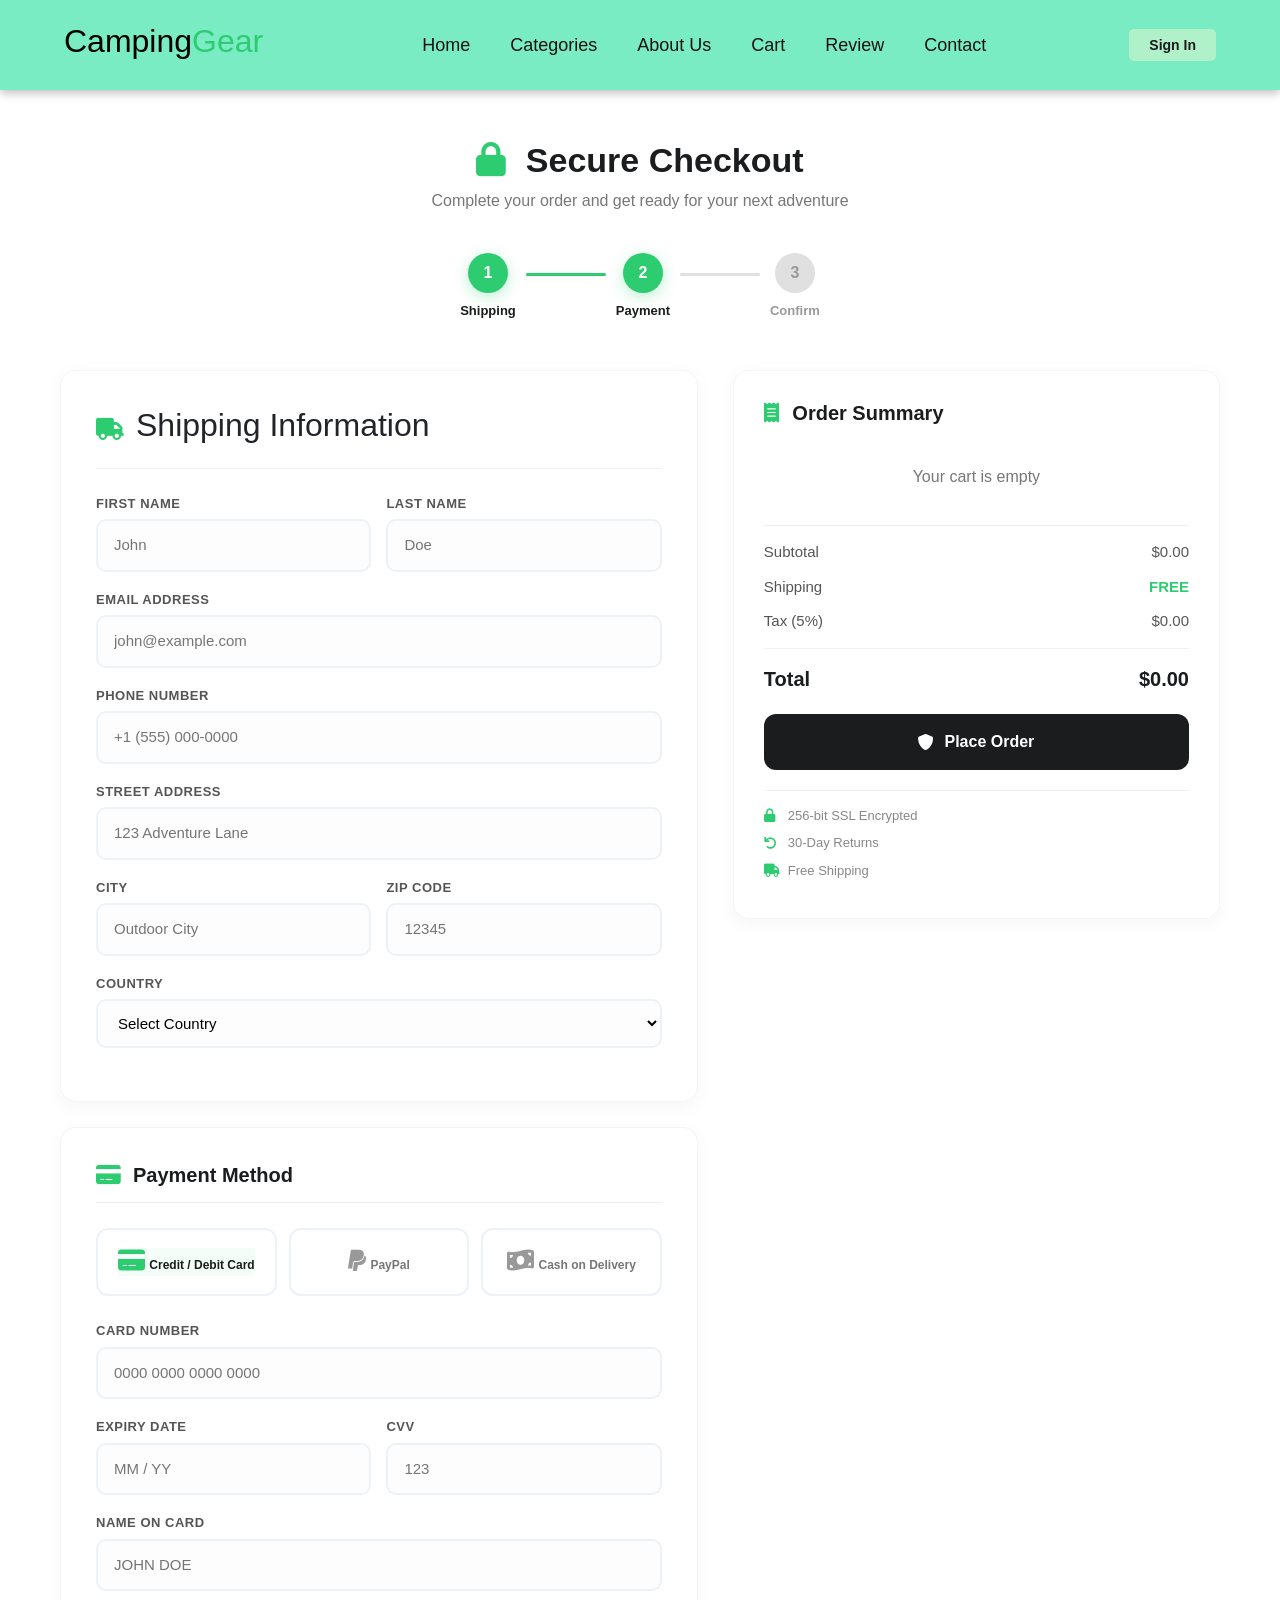
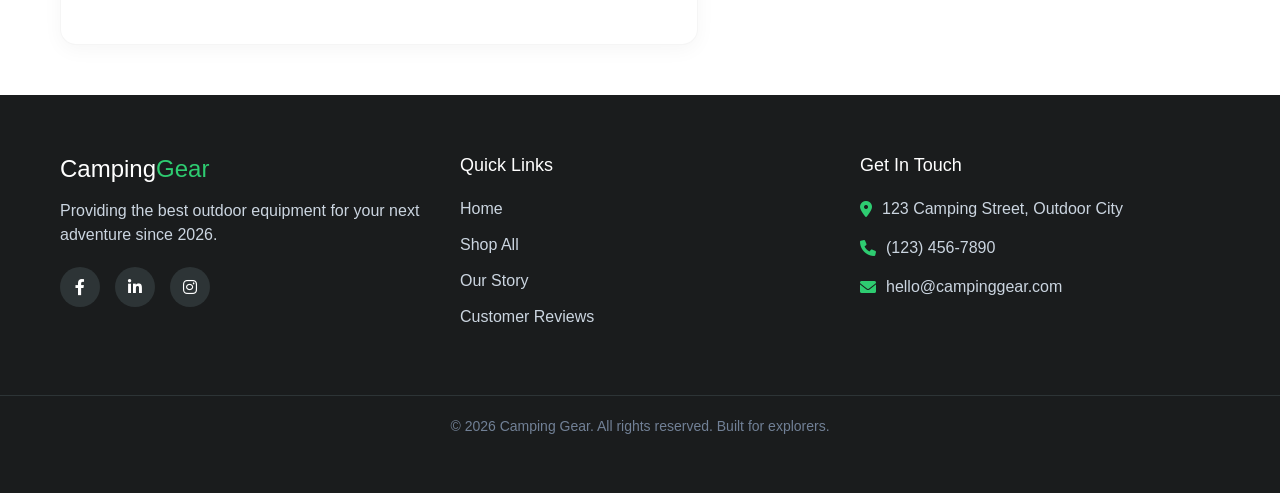
<file: checkout.html>
<!DOCTYPE html>
<html lang="en">

<!-- <head>
    <meta charset="UTF-8">
    <meta name="viewport" content="width=device-width, initial-scale=1.0">
    <title>Checkout - Camping Products Sales</title>
    <link rel="stylesheet" href="https://cdnjs.cloudflare.com/ajax/libs/font-awesome/6.0.0/css/all.min.css">
    <link rel="stylesheet" href="style.css">
</head> -->
<head>
    <meta charset="UTF-8">
    <meta name="viewport" content="width=device-width, initial-scale=1.0">
    <title> Camping Products Sales</title>
    <link href="https://cdn.jsdelivr.net/npm/bootstrap@5.3.8/dist/css/bootstrap.min.css" rel="stylesheet"
        integrity="sha384-sRIl4kxILFvY47J16cr9ZwB07vP4J8+LH7qKQnuqkuIAvNWLzeN8tE5YBujZqJLB" crossorigin="anonymous">
    <link rel="stylesheet" href="https://cdnjs.cloudflare.com/ajax/libs/font-awesome/6.0.0/css/all.min.css">
    <link rel="stylesheet" href="style.css">
    <link rel="icon" type="image/jpg" href="images/Favions.jpg">

</head>

<body>
    <nav class="navbar">
        <div class="navbar-brand">
            <h2>Camping<span>Gear</span></h2>
        </div>
        <button class="navbar-toggle" onclick="this.parentElement.classList.toggle('nav-open')"
            aria-label="Toggle navigation">
            <i class="fas fa-bars"></i>
        </button>
        <ul class="navbar-links">
            <li><a href="index.html">Home</a></li>
            <li><a href="Categories.html">Categories</a></li>
            <li><a href="About.html">About Us</a></li>
            <li><a href="Cart.html">Cart</a></li>
            <li><a href="Review.html">Review</a></li>
            <li><a href="contact.html">Contact</a></li>
        </ul>
        <div class="navbar-actions">
            <a href="sign.html" class="btn-signin">Sign In</a>
        </div>
    </nav>

    <main class="checkout-page">
        <div class="checkout-header">
            <h1><i class="fas fa-lock"></i> Secure Checkout</h1>
            <p>Complete your order and get ready for your next adventure</p>
        </div>

        <!-- Progress Steps -->
        <div class="checkout-steps">
            <div class="step active">
                <div class="step-circle">1</div>
                <span>Shipping</span>
            </div>
            <div class="step-line active"></div>
            <div class="step active">
                <div class="step-circle">2</div>
                <span>Payment</span>
            </div>
            <div class="step-line"></div>
            <div class="step">
                <div class="step-circle">3</div>
                <span>Confirm</span>
            </div>
        </div>

        <div class="checkout-wrapper">
            <!-- Left: Form -->
            <div class="checkout-form-section">

                <!-- Shipping Information -->
                <div class="checkout-card">
                    <div class="checkout-card-header">
                        <i class="fas fa-truck"></i>
                        <h2>Shipping Information</h2>
                    </div>
                    <form id="checkout-form">
                        <div class="form-row">
                            <div class="form-group">
                                <label for="first-name">First Name</label>
                                <input type="text" id="first-name" placeholder="John" required>
                            </div>
                            <div class="form-group">
                                <label for="last-name">Last Name</label>
                                <input type="text" id="last-name" placeholder="Doe" required>
                            </div>
                        </div>
                        <div class="form-group">
                            <label for="email">Email Address</label>
                            <input type="email" id="email" placeholder="john@example.com" required>
                        </div>
                        <div class="form-group">
                            <label for="phone">Phone Number</label>
                            <input type="tel" id="phone" placeholder="+1 (555) 000-0000" required>
                        </div>
                        <div class="form-group">
                            <label for="address">Street Address</label>
                            <input type="text" id="address" placeholder="123 Adventure Lane" required>
                        </div>
                        <div class="form-row">
                            <div class="form-group">
                                <label for="city">City</label>
                                <input type="text" id="city" placeholder="Outdoor City" required>
                            </div>
                            <div class="form-group">
                                <label for="zip">ZIP Code</label>
                                <input type="text" id="zip" placeholder="12345" required>
                            </div>
                        </div>
                        <div class="form-group">
                            <label for="country">Country</label>
                            <select id="country" required>
                                <option value="">Select Country</option>
                                <option value="US">United States</option>
                                <option value="CA">Canada</option>
                                <option value="UK">United Kingdom</option>
                                <option value="AU">Australia</option>
                                <option value="MM">Myanmar</option>
                            </select>
                        </div>
                    </form>
                </div>

                <!-- Payment Information -->
                <div class="checkout-card">
                    <div class="checkout-card-header">
                        <i class="fas fa-credit-card"></i>
                        <h3>Payment Method</h3>
                    </div>
                    <div class="payment-methods">
                        <div class="payment-option active">
                            <input type="radio" name="payment" value="card" checked>
                            <div class="payment-section">
                                <i class="fas fa-credit-card"></i>
                                <span>Credit / Debit Card</span>
                            </div>
                        </div>

                        <div class="payment-option">
                            <input type="radio" name="payment" value="paypal">
                            <div class="payment-section">
                                <i class="fab fa-paypal"></i>
                                <span>PayPal</span>
                            </div>
                        </div>
                        <div class="payment-option">
                            <input type="radio" name="payment" value="cod">
                            <div class="payment-section">
                                <i class="fas fa-money-bill-wave"></i>
                                <span>Cash on Delivery</span>
                            </div>
                        </div>
                    </div>

                    <div class="card-fields">
                        <div class="form-group">
                            <label for="card-number">Card Number</label>
                            <input type="text" id="card-number" placeholder="0000 0000 0000 0000" maxlength="19">
                        </div>
                        <div class="form-row">
                            <div class="form-group">
                                <label for="expiry">Expiry Date</label>
                                <input type="text" id="expiry" placeholder="MM / YY" maxlength="7">
                            </div>
                            <div class="form-group">
                                <label for="cvv">CVV</label>
                                <input type="text" id="cvv" placeholder="123" maxlength="4">
                            </div>
                        </div>
                        <div class="form-group">
                            <label for="card-name">Name on Card</label>
                            <input type="text" id="card-name" placeholder="JOHN DOE">
                        </div>
                    </div>
                </div>
            </div>

            <!-- Right: Order Summary Sidebar -->
            <aside class="checkout-summary">
                <h3><i class="fas fa-receipt"></i> Order Summary</h3>
                <div id="checkout-items">
                    <!-- Items loaded dynamically from cart -->
                </div>
                <div class="summary-divider"></div>
                <div class="checkout-summary-row">
                    <span>Subtotal</span>
                    <span id="checkout-subtotal">$0.00</span>
                </div>
                <div class="checkout-summary-row">
                    <span>Shipping</span>
                    <span class="free-shipping">FREE</span>
                </div>
                <div class="checkout-summary-row">
                    <span>Tax (5%)</span>
                    <span id="checkout-tax">$0.00</span>
                </div>
                <div class="summary-divider"></div>
                <div class="checkout-summary-row total">
                    <span>Total</span>
                    <span id="checkout-total">$0.00</span>
                </div>

                <button class="btn-place-order" onclick="placeOrder()">
                    <i class="fas fa-shield-alt"></i> Place Order
                </button>

                <div class="checkout-trust">
                    <p><i class="fas fa-lock"></i> 256-bit SSL Encrypted</p>
                    <p><i class="fas fa-undo"></i> 30-Day Returns</p>
                    <p><i class="fas fa-truck"></i> Free Shipping</p>
                </div>
            </aside>
        </div>
    </main>

    <!-- Order Success Modal -->
    <div class="order-success-modal" id="order-modal" style="display:none;">
        <div class="modal-content">
            <div class="modal-icon">
                <i class="fas fa-check-circle"></i>
            </div>
            <h2>Order Placed Successfully!</h2>
            <p>Thank you for your purchase. Your gear is on its way!</p>
            <p class="order-number">Order #CG-<span id="order-num"></span></p>
            <a href="index.html" class="btn-back-home">Continue Shopping</a>
        </div>
    </div>

    <footer class="footer">
        <div class="footer-container">
            <div class="footer-section">
                <h3 class="footer-logo">Camping<span>Gear</span></h3>
                <p>Providing the best outdoor equipment for your next adventure since 2026.</p>
                <div class="social-media">
                    <a href="https://www.facebook.com/" class="social-icon"><i class="fab fa-facebook-f"></i></a>
                    <a href="https://www.linkedin.com/" class="social-icon"><i class="fab fa-linkedin-in"></i></a>
                    <a href="https://www.instagram.com/" class="social-icon"><i class="fab fa-instagram"></i></a>
                </div>
            </div>

            <div class="footer-section">
                <h4>Quick Links</h4>
                <ul class="footer-links">
                    <li><a href="index.html">Home</a></li>
                    <li><a href="Categories.html">Shop All</a></li>
                    <li><a href="About.html">Our Story</a></li>
                    <li><a href="Review.html">Customer Reviews</a></li>
                </ul>
            </div>

            <div class="footer-section">
                <h4>Get In Touch</h4>
                <div class="contact-info">
                    <p><i class="fas fa-map-marker-alt"></i> 123 Camping Street, Outdoor City</p>
                    <p><i class="fas fa-phone"></i> (123) 456-7890</p>
                    <p><i class="fas fa-envelope"></i> hello@campinggear.com</p>
                </div>
            </div>
        </div>

        <div class="footer-bottom">
            <p>&copy; 2026 Camping Gear. All rights reserved. Built for explorers.</p>
        </div>
    </footer>

    <script src="cart.js"></script>
    <script>
        // Load cart items into checkout summary
        function loadCheckoutItems() {
            const cart = JSON.parse(localStorage.getItem('campingCart')) || [];
            const container = document.getElementById('checkout-items');
            let subtotal = 0;

            if (cart.length === 0) {
                container.innerHTML = '<p style="color:#777; text-align:center; padding:20px;">Your cart is empty</p>';
                return;
            }

            container.innerHTML = cart.map(item => {
                const price = parseFloat(item.price.replace('$', ''));
                subtotal += price;
                return `
                    <div class="checkout-item">
                        <img src="${item.image}" alt="${item.name}" class="checkout-item-img">
                        <div class="checkout-item-info">
                            <h4>${item.name}</h4>
                            <span class="checkout-item-price">$${price.toFixed(2)}</span>
                        </div>
                    </div>
                `;
            }).join('');

            const tax = subtotal * 0.05;
            const total = subtotal + tax;

            document.getElementById('checkout-subtotal').textContent = '$' + subtotal.toFixed(2);
            document.getElementById('checkout-tax').textContent = '$' + tax.toFixed(2);
            document.getElementById('checkout-total').textContent = '$' + total.toFixed(2);
        }

        // Payment method toggle
        document.querySelectorAll('.payment-option').forEach(option => {
            option.addEventListener('click', function () {
                document.querySelectorAll('.payment-option').forEach(o => o.classList.remove('active'));
                this.classList.add('active');
                const value = this.querySelector('input').value;
                document.querySelector('.card-fields').style.display = value === 'card' ? 'block' : 'none';
            });
        });

        // Place order
        function placeOrder() {
            const orderNum = Math.floor(100000 + Math.random() * 900000);
            document.getElementById('order-num').textContent = orderNum;
            document.getElementById('order-modal').style.display = 'flex';
            localStorage.removeItem('campingCart');
        }

        // Close modal on outside click
        document.getElementById('order-modal').addEventListener('click', function (e) {
            if (e.target === this) this.style.display = 'none';
        });

        // Load items on page ready
        loadCheckoutItems();
    </script>
</body>

</html>
</file>
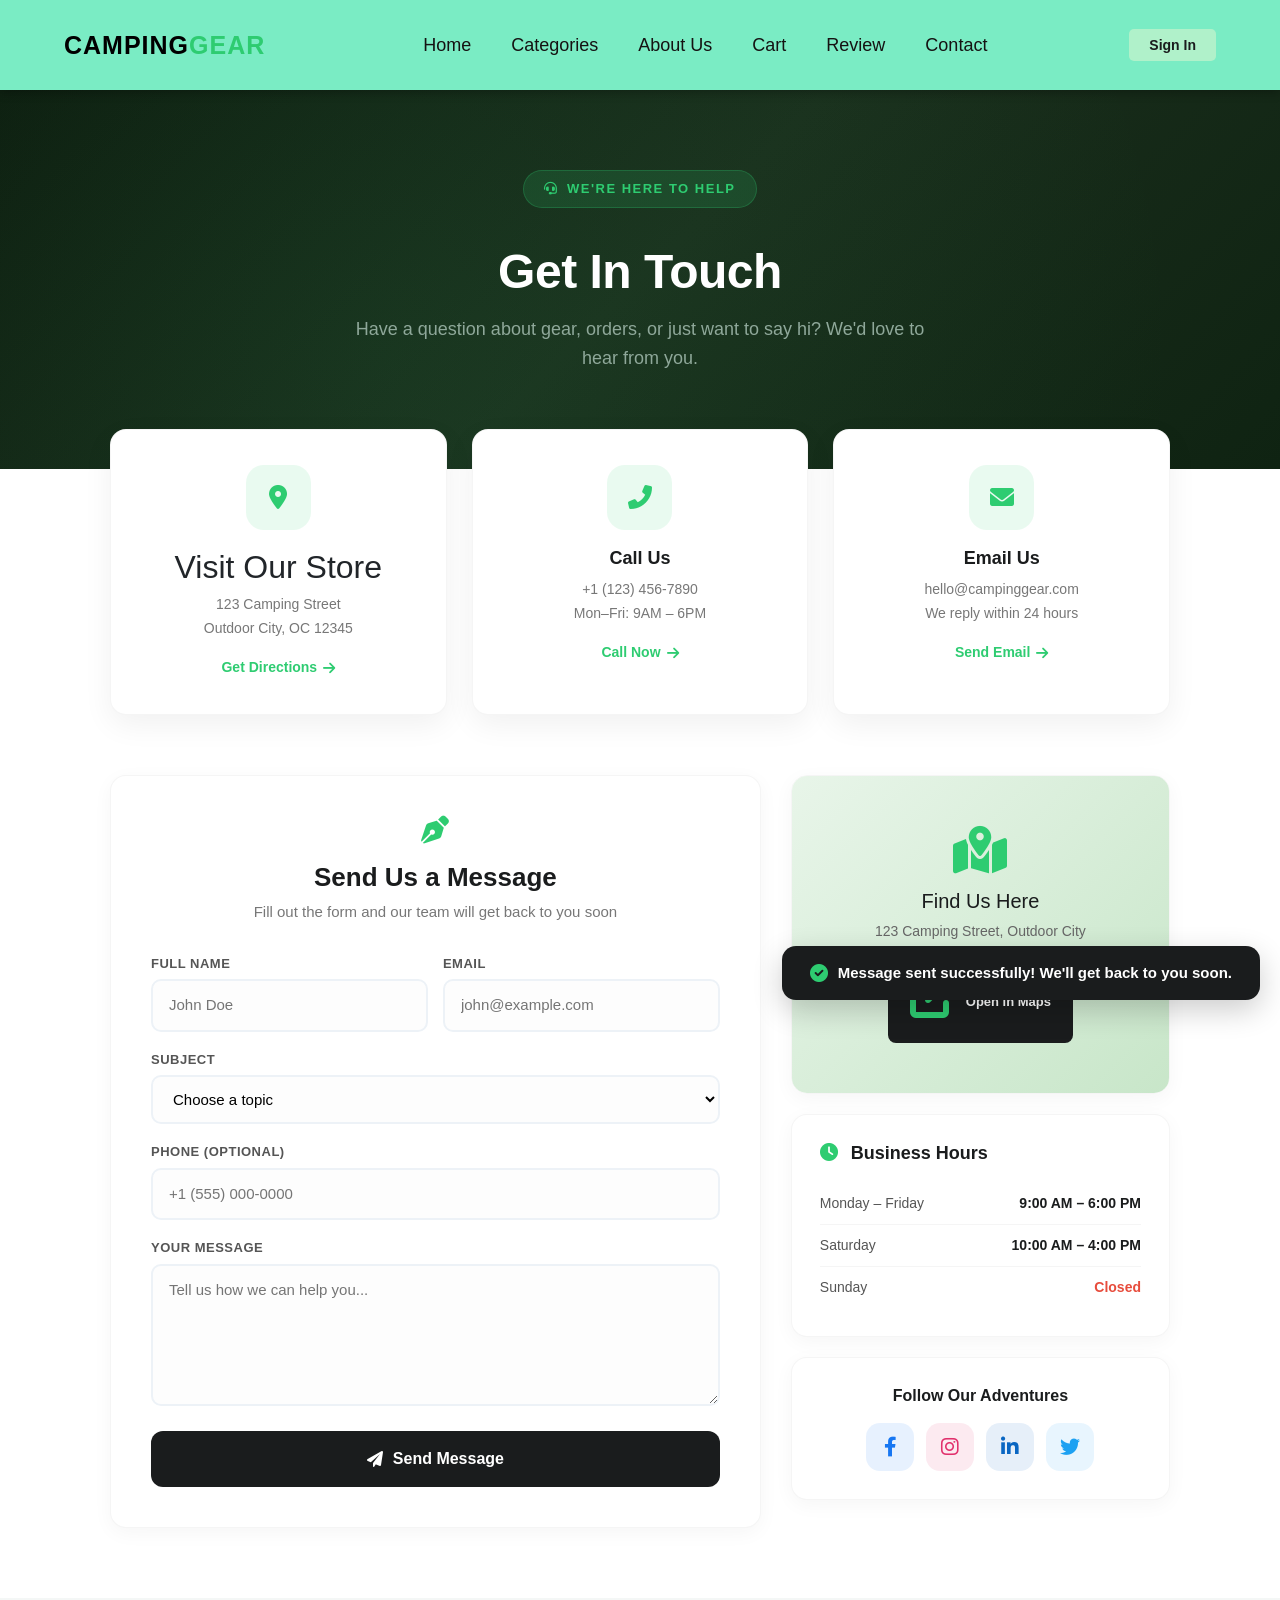
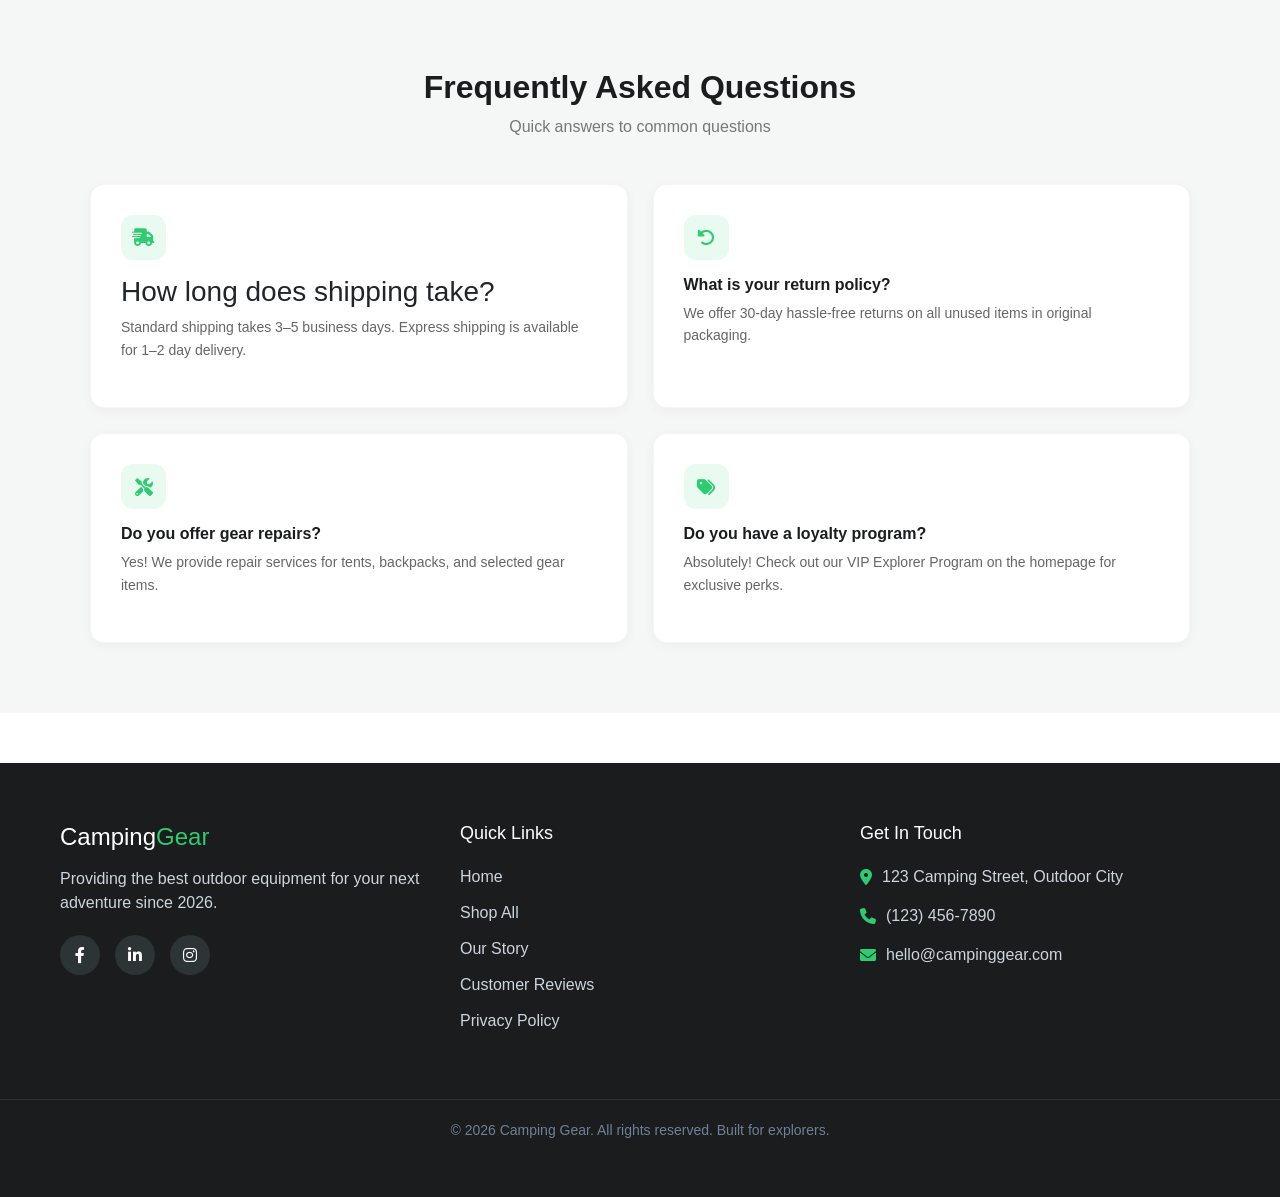
<file: contact.html>
<!DOCTYPE html>
<html lang="en">

<!-- <head>
    <meta charset="UTF-8">
    <meta name="viewport" content="width=device-width, initial-scale=1.0">
    <title>Contact Us - Camping Products Sales</title>
    <link rel="stylesheet" href="https://cdnjs.cloudflare.com/ajax/libs/font-awesome/6.0.0/css/all.min.css">
    <link rel="stylesheet" href="style.css">
</head> -->

<head>
    <meta charset="UTF-8">
    <meta name="viewport" content="width=device-width, initial-scale=1.0">
    <title> Camping Products Sales</title>
    <link href="https://cdn.jsdelivr.net/npm/bootstrap@5.3.8/dist/css/bootstrap.min.css" rel="stylesheet"
        integrity="sha384-sRIl4kxILFvY47J16cr9ZwB07vP4J8+LH7qKQnuqkuIAvNWLzeN8tE5YBujZqJLB" crossorigin="anonymous">
    <link rel="stylesheet" href="https://cdnjs.cloudflare.com/ajax/libs/font-awesome/6.0.0/css/all.min.css">
    <link rel="stylesheet" href="style.css">
    <link rel="icon" type="image/jpg" href="images/Favions.jpg">

</head>

<body>
    <nav class="navbar">
        <div class="navbar-brand">
            <h3>Camping<span>Gear</span></h3>
        </div>
        <button class="navbar-toggle" onclick="this.parentElement.classList.toggle('nav-open')"
            aria-label="Toggle navigation">
            <i class="fas fa-bars"></i>
        </button>
        <ul class="navbar-links">
            <li><a href="index.html">Home</a></li>
            <li><a href="Categories.html">Categories</a></li>
            <li><a href="About.html">About Us</a></li>
            <li><a href="Cart.html">Cart</a></li>
            <li><a href="Review.html">Review</a></li>
            <li><a href="contact.html">Contact</a></li>
        </ul>
        <div class="navbar-actions">
            <a href="sign.html" class="btn-signin">Sign In</a>
        </div>
    </nav>

    <!-- Contact Hero -->
    <section class="contact-hero">
        <div class="contact-hero-content">
            <span class="contact-badge"><i class="fas fa-headset"></i> We're Here to Help</span>
            <h1>Get In Touch</h1>
            <p>Have a question about gear, orders, or just want to say hi? We'd love to hear from you.</p>
        </div>
    </section>

    <!-- Contact Info Cards -->
    <section class="contact-cards-section">
        <div class="contact-cards-grid">
            <div class="contact-info-card">
                <div class="contact-card-icon">
                    <i class="fas fa-map-marker-alt"></i>
                </div>
                <h2>Visit Our Store</h2>
                <p>123 Camping Street</p>
                <p>Outdoor City, OC 12345</p>
                <a href="#" class="contact-card-link">Get Directions <i class="fas fa-arrow-right"></i></a>
            </div>

            <div class="contact-info-card">
                <div class="contact-card-icon">
                    <i class="fas fa-phone-alt"></i>
                </div>
                <h3>Call Us</h3>
                <p>+1 (123) 456-7890</p>
                <p>Mon–Fri: 9AM – 6PM</p>
                <a href="tel:+11234567890" class="contact-card-link">Call Now <i class="fas fa-arrow-right"></i></a>
            </div>

            <div class="contact-info-card">
                <div class="contact-card-icon">
                    <i class="fas fa-envelope"></i>
                </div>
                <h3>Email Us</h3>
                <p>hello@campinggear.com</p>
                <p>We reply within 24 hours</p>
                <a href="mailto:hello@campinggear.com" class="contact-card-link">Send Email <i
                        class="fas fa-arrow-right"></i></a>
            </div>
        </div>
    </section>

    <!-- Contact Form + Map -->
    <section class="contact-main">
        <div class="contact-main-wrapper">

            <!-- Left: Contact Form -->
            <div class="contact-form-card">
                <div class="contact-form-header">
                    <i class="fas fa-pen-nib"></i>
                    <h2>Send Us a Message</h2>
                    <p>Fill out the form and our team will get back to you soon</p>
                </div>
                <form id="contact-form">
                    <div class="contact-form-row">
                        <div class="form-group">
                            <label for="contact-name">Full Name</label>
                            <input type="text" id="contact-name" placeholder="John Doe" required>
                        </div>
                        <div class="form-group">
                            <label for="contact-email">Email</label>
                            <input type="email" id="contact-email" placeholder="john@example.com" required>
                        </div>
                    </div>
                    <div class="form-group">
                        <label for="contact-subject">Subject</label>
                        <select id="contact-subject" required>
                            <option value="">Choose a topic</option>
                            <option value="order">Order Inquiry</option>
                            <option value="product">Product Question</option>
                            <option value="return">Returns & Exchanges</option>
                            <option value="partnership">Partnership</option>
                            <option value="feedback">General Feedback</option>
                            <option value="other">Other</option>
                        </select>
                    </div>
                    <div class="form-group">
                        <label for="contact-phone">Phone (Optional)</label>
                        <input type="tel" id="contact-phone" placeholder="+1 (555) 000-0000">
                    </div>
                    <div class="form-group">
                        <label for="contact-message">Your Message</label>
                        <textarea id="contact-message" rows="5" placeholder="Tell us how we can help you..."
                            required></textarea>
                    </div>
                    <button type="submit" class="btn-send-message">
                        <i class="fas fa-paper-plane"></i> Send Message
                    </button>
                </form>
            </div>

            <!-- Right: Map + Social + Hours -->
            <div class="contact-sidebar">
                <!-- Map -->
                <div class="contact-map-card">
                    <div class="map-placeholder">
                        <i class="fas fa-map-marked-alt"></i>
                        <h3>Find Us Here</h3>
                        <p>123 Camping Street, Outdoor City</p>
                        <a href="#" class="btn-view-map">
                            <i class="fas fa-external-link-alt"></i> Open in Maps
                        </a>
                    </div>
                </div>

                <!-- Business Hours -->
                <div class="contact-hours-card">
                    <h3><i class="fas fa-clock"></i> Business Hours</h3>
                    <div class="hours-list">
                        <div class="hours-row">
                            <span>Monday – Friday</span>
                            <span class="hours-time">9:00 AM – 6:00 PM</span>
                        </div>
                        <div class="hours-row">
                            <span>Saturday</span>
                            <span class="hours-time">10:00 AM – 4:00 PM</span>
                        </div>
                        <div class="hours-row">
                            <span>Sunday</span>
                            <span class="hours-time closed">Closed</span>
                        </div>
                    </div>
                </div>

                <!-- Social Links -->
                <div class="contact-social-card">
                    <h3>Follow Our Adventures</h3>
                    <div class="contact-social-links">
                        <a href="https://www.facebook.com/" class="contact-social-btn facebook">
                            <i class="fab fa-facebook-f"></i>
                        </a>
                        <a href="https://www.instagram.com/" class="contact-social-btn instagram">
                            <i class="fab fa-instagram"></i>
                        </a>
                        <a href="https://www.linkedin.com/" class="contact-social-btn linkedin">
                            <i class="fab fa-linkedin-in"></i>
                        </a>
                        <a href="https://x.com/" class="contact-social-btn twitter">
                            <i class="fab fa-twitter"></i>
                        </a>
                    </div>
                </div>
            </div>
        </div>
    </section>

    <!-- FAQ Section -->
    <section class="contact-faq">
        <div class="faq-container">
            <div class="faq-header">
                <h2>Frequently Asked Questions</h2>
                <p>Quick answers to common questions</p>
            </div>
            <div class="faq-grid">
                <div class="faq-item">
                    <div class="faq-icon"><i class="fas fa-shipping-fast"></i></div>
                    <h3>How long does shipping take?</h3>
                    <p>Standard shipping takes 3–5 business days. Express shipping is available for 1–2 day delivery.
                    </p>
                </div>
                <div class="faq-item">
                    <div class="faq-icon"><i class="fas fa-undo-alt"></i></div>
                    <h4>What is your return policy?</h4>
                    <p>We offer 30-day hassle-free returns on all unused items in original packaging.</p>
                </div>
                <div class="faq-item">
                    <div class="faq-icon"><i class="fas fa-tools"></i></div>
                    <h4>Do you offer gear repairs?</h4>
                    <p>Yes! We provide repair services for tents, backpacks, and selected gear items.</p>
                </div>
                <div class="faq-item">
                    <div class="faq-icon"><i class="fas fa-tags"></i></div>
                    <h4>Do you have a loyalty program?</h4>
                    <p>Absolutely! Check out our VIP Explorer Program on the homepage for exclusive perks.</p>
                </div>
            </div>
        </div>
    </section>

    <!-- Success Toast -->
    <div class="contact-toast" id="contact-toast">
        <i class="fas fa-check-circle"></i> Message sent successfully! We'll get back to you soon.
    </div>

    <footer class="footer">
        <div class="footer-container">
            <div class="footer-section">
                <h3 class="footer-logo">Camping<span>Gear</span></h3>
                <p>Providing the best outdoor equipment for your next adventure since 2026.</p>
                <div class="social-media">
                    <a href="https://www.facebook.com/" class="social-icon"><i class="fab fa-facebook-f"></i></a>
                    <a href="https://www.linkedin.com/" class="social-icon"><i class="fab fa-linkedin-in"></i></a>
                    <a href="https://www.instagram.com/" class="social-icon"><i class="fab fa-instagram"></i></a>
                </div>
            </div>

            <div class="footer-section">
                <h4>Quick Links</h4>
                <ul class="footer-links">
                    <li><a href="index.html">Home</a></li>
                    <li><a href="Categories.html">Shop All</a></li>
                    <li><a href="About.html">Our Story</a></li>
                    <li><a href="Review.html">Customer Reviews</a></li>
                    <li><a href="privacy-policy.html">Privacy Policy</a></li>
                </ul>
            </div>

            <div class="footer-section">
                <h4>Get In Touch</h4>
                <div class="contact-info">
                    <p><i class="fas fa-map-marker-alt"></i> 123 Camping Street, Outdoor City</p>
                    <p><i class="fas fa-phone"></i> (123) 456-7890</p>
                    <p><i class="fas fa-envelope"></i> hello@campinggear.com</p>
                </div>
            </div>
        </div>

        <div class="footer-bottom">
            <p>&copy; 2026 Camping Gear. All rights reserved. Built for explorers.</p>
        </div>
    </footer>

    <script>
        // Contact form submit handler
        document.getElementById('contact-form').addEventListener('submit', function (e) {
            e.preventDefault();
            const toast = document.getElementById('contact-toast');
            toast.classList.add('show');
            this.reset();
            setTimeout(() => toast.classList.remove('show'), 4000);
        });
    </script>
</body>

</html>
</file>
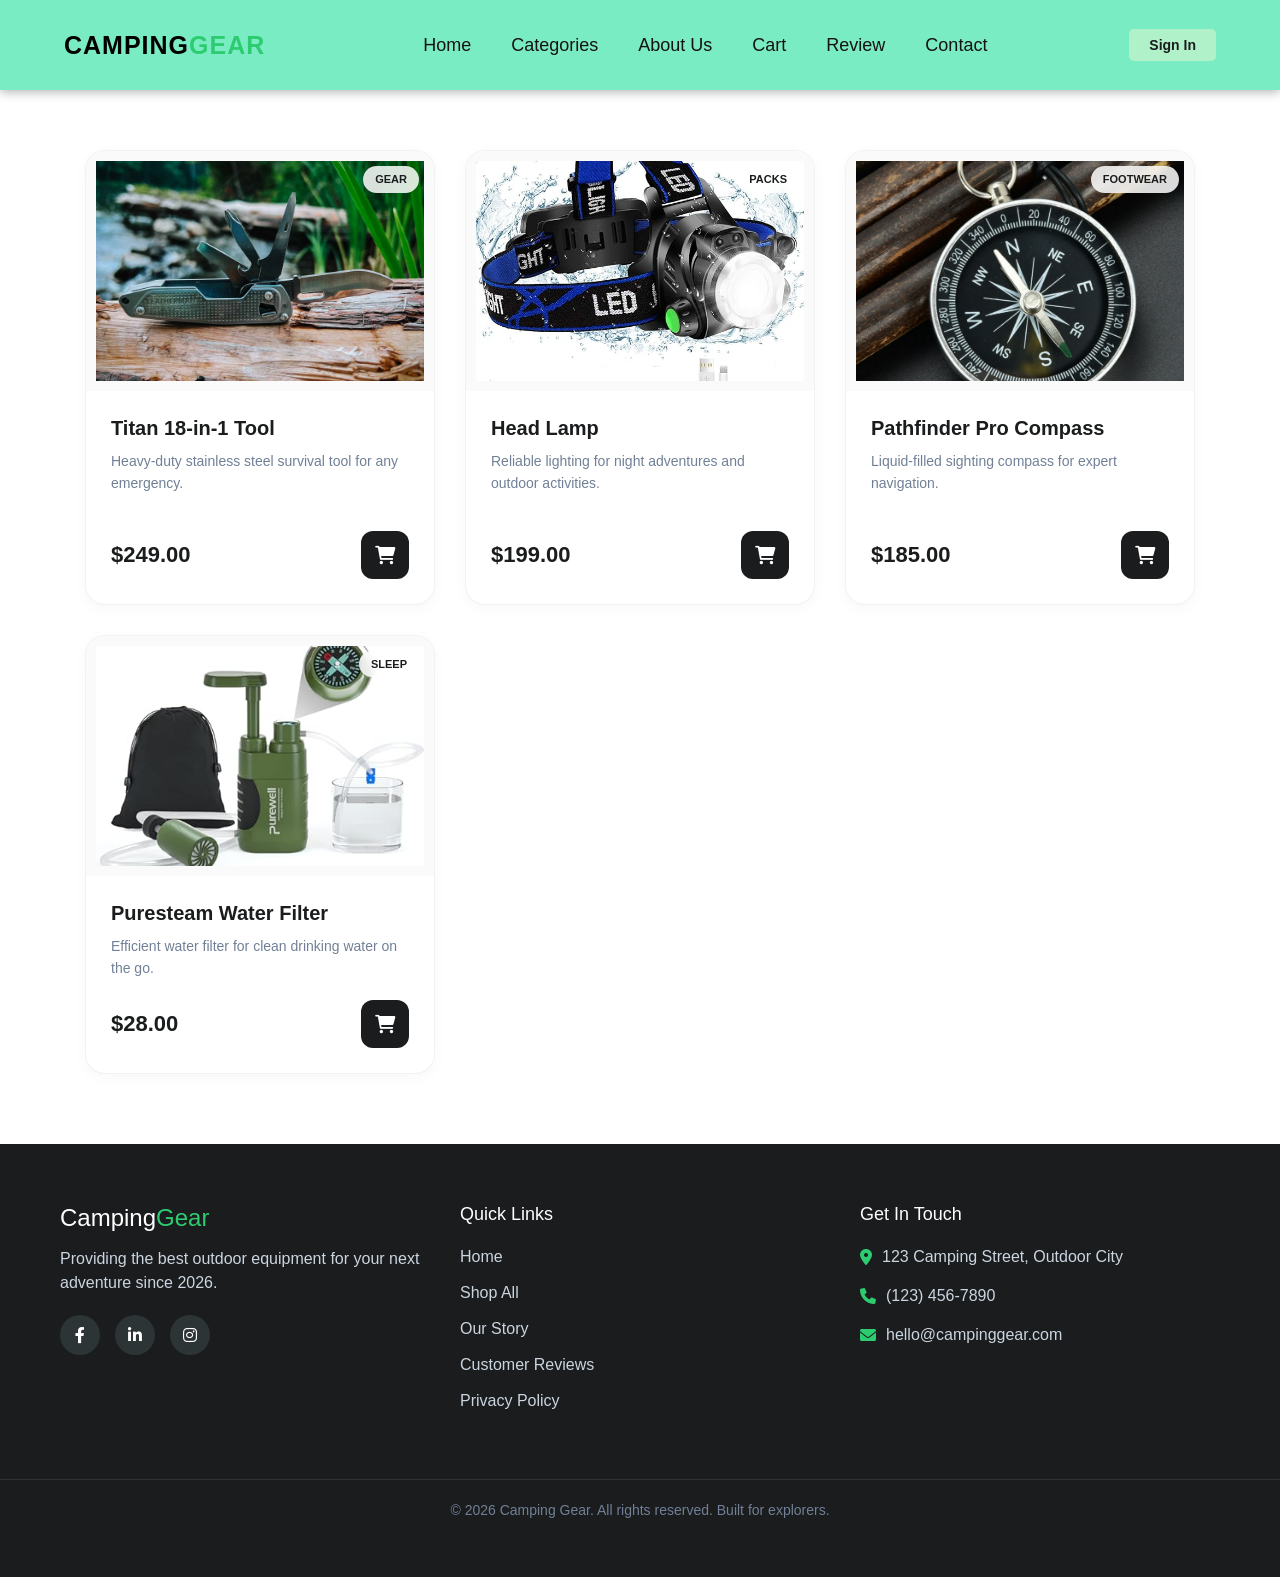
<file: gears.html>
<!DOCTYPE html>
<html lang="en">

<!-- <head>
    <meta charset="UTF-8">
    <meta name="viewport" content="width=device-width, initial-scale=1.0">
    <title>Reviews - Camping Products Sales</title>
    <link rel="stylesheet" href="https://cdnjs.cloudflare.com/ajax/libs/font-awesome/6.0.0/css/all.min.css">
    <link rel="stylesheet" href="style.css">
</head> -->

<head>
    <meta charset="UTF-8">
    <meta name="viewport" content="width=device-width, initial-scale=1.0">
    <title> Camping Products Sales</title>
    <link href="https://cdn.jsdelivr.net/npm/bootstrap@5.3.8/dist/css/bootstrap.min.css" rel="stylesheet"
        integrity="sha384-sRIl4kxILFvY47J16cr9ZwB07vP4J8+LH7qKQnuqkuIAvNWLzeN8tE5YBujZqJLB" crossorigin="anonymous">
    <link rel="stylesheet" href="https://cdnjs.cloudflare.com/ajax/libs/font-awesome/6.0.0/css/all.min.css">
    <link rel="stylesheet" href="style.css">
    <link rel="icon" type="image/jpg" href="images/Favions.jpg">

</head>

<body>
    <nav class="navbar">
        <div class="navbar-brand">
            <h3>Camping<span>Gear</span></h3>
        </div>
        <button class="navbar-toggle" onclick="this.parentElement.classList.toggle('nav-open')"
            aria-label="Toggle navigation">
            <i class="fas fa-bars"></i>
        </button>
        <ul class="navbar-links">
            <li><a href="index.html">Home</a></li>
            <li><a href="Categories.html">Categories</a></li>
            <li><a href="About.html">About Us</a></li>
            <li><a href="Cart.html">Cart</a></li>
            <li><a href="Review.html">Review</a></li>
            <li><a href="contact.html">Contact</a></li>
        </ul>
        <div class="navbar-actions">
            <a href="sign.html" class="btn-signin">Sign In</a>
        </div>
    </nav>
    <section class="featured-products">

        <div class="product-grid">
            <div class="product-card">
                <div class="image-container">
                    <img src="images/Titantool.jpg" alt="Titan Tool">
                    <span class="category-tag">Gear</span>
                </div>
                <div class="product-body">
                    <h3>Titan 18-in-1 Tool</h3>
                    <p class="product-desc">Heavy-duty stainless steel survival tool for any emergency.</p>
                    </p>
                    <div class="product-action-row">
                        <span class="current-price">$249.00</span>
                        <button class="cart-icon-btn"
                            onclick="addToCart('Titan 18-in-1 Tool', '249.00', 'images/Titantool.jpg')">
                            <i class="fas fa-shopping-cart"></i>
                        </button>
                    </div>
                </div>
            </div>

            <div class="product-card">
                <div class="image-container">
                    <img src="images/Headlamp.jpg" alt="Vanguard 65">
                    <span class="category-tag">Packs</span>
                </div>
                <div class="product-body">
                    <h3>Head Lamp</h3>
                    <p class="product-desc"> Reliable lighting for night adventures and outdoor activities.</p>
                    <div class="product-action-row">
                        <span class="current-price">$199.00</span>
                        <button class="cart-icon-btn"
                            onclick="addToCart('Head Lamp', '199.00', 'images/Headlamp.jpg')">
                            <i class="fas fa-shopping-cart"></i>
                        </button>
                    </div>
                </div>
            </div>

            <div class="product-card">
                <div class="image-container">
                    <img src="images/Compass.jpeg" alt="Summit Hiker">
                    <span class="category-tag">Footwear</span>
                </div>
                <div class="product-body">
                    <h3>Pathfinder Pro Compass</h3>
                    <p class="product-desc">Liquid-filled sighting compass for expert navigation.</p>
                    <div class="product-action-row">
                        <span class="current-price">$185.00</span>
                        <button class="cart-icon-btn"
                            onclick="addToCart('Summit Hiker', '185.00', 'images/Compass.jpeg')">
                            <i class="fas fa-shopping-cart"></i>
                        </button>
                    </div>
                </div>
            </div>

            <div class="product-card">
                <div class="image-container">
                    <img src="images/PureSteam.jpg" alt="Neck pillow">
                    <span class="category-tag">Sleep</span>
                </div>
                <div class="product-body">
                    <h3>Puresteam Water Filter</h3>
                    <p class="product-desc">Efficient water filter for clean drinking water on the go.</p>
                    <div class="product-action-row">
                        <span class="current-price">$28.00</span>
                        <button class="cart-icon-btn" onclick="addToCart('Puresteam Water Filter', '28.00', 'images/PureSteam.jpg')">
                            <i class="fas fa-shopping-cart"></i>
                        </button>
                    </div>
                </div>
            </div>

            <!-- <div class="product-card">
                <div class="image-container">
                    <img src="images/Headlamp.jpg" alt="HeadLamp Pro">
                    <span class="category-tag">Lighting</span>
                </div>
                <div class="product-body">
                    <h3>HeadLamp Pro</h3>
                    <p class="product-desc">1200 lumen headlamp with gesture-sensing and red light.</p>
                    <div class="product-action-row">
                        <span class="current-price">$55.00</span>
                        <button class="cart-icon-btn"
                            onclick="addToCart('HeadLamp Pro', '55.00', 'images/Headlamp.jpg')">
                            <i class="fas fa-shopping-cart"></i>
                        </button>
                    </div>
                </div>
            </div>

            <div class="product-card">
                <div class="image-container">
                    <img src="images/Titantool.jpg" alt="Titan Tool">
                    <span class="category-tag">Gear</span>
                </div>
                <div class="product-body">
                    <h3>Titan 18-in-1 Tool</h3>
                    <p class="product-desc">Heavy-duty stainless steel survival tool for any emergency.</p>
                    <div class="product-action-row">
                        <span class="current-price">$45.00</span>
                        <button class="cart-icon-btn"
                            onclick="addToCart('Titan Tool', '45.00', 'images/Titantool.jpg')">
                            <i class="fas fa-shopping-cart"></i>
                        </button>
                    </div>
                </div>
            </div> --> 

            <!-- <div class="product-card">
                <div class="image-container">
                    <img src="images/bed2.webp" alt="Arctic Down">
                    <span class="category-tag">Sleeping</span>
                </div>
                <div class="product-body">
                    <h3>Arctic Down 0°F Bag</h3>
                    <p class="product-desc">Premium 800-fill down for sub-zero alpine adventures.</p>
                    <div class="product-action-row">
                        <span class="current-price">$320.00</span>
                        <button class="cart-icon-btn" onclick="addToCart('Arctic Down', '320.00', 'images/bed2.webp')">
                            <i class="fas fa-shopping-cart"></i>
                        </button>
                    </div>
                </div>
            </div> -->
<!-- 
            <div class="product-card">
                <div class="image-container">
                    <img src="images/Trek1.webp" alt="Insulated Flask">
                    <span class="category-tag">Hydration</span>
                </div>
                <div class="product-body">
                    <h3>Thermo-Trek 32oz</h3>
                    <p class="product-desc">Double-wall vacuum insulation keeps ice cold for 48 hours.</p>
                    <div class="product-action-row">
                        <span class="current-price">$34.00</span>
                        <button class="cart-icon-btn" onclick="addToCart('Thermo-Trek', '34.00', 'images/Trek1.webp')">
                            <i class="fas fa-shopping-cart"></i>
                        </button>
                    </div>
                </div>
            </div>

            <div class="product-card">
                <div class="image-container">
                    <img src="images/Compass.jpeg" alt="Pathfinder">
                    <span class="category-tag">Nav</span>
                </div>
                <div class="product-body">
                    <h3>Pathfinder Pro Compass</h3>
                    <p class="product-desc">Liquid-filled sighting compass for expert navigation.</p>
                    <div class="product-action-row">
                        <span class="current-price">$28.00</span>
                        <button class="cart-icon-btn"
                            onclick="addToCart('Pathfinder Pro', '28.00', 'images/Compass.jpeg')">
                            <i class="fas fa-shopping-cart"></i>
                        </button>
                    </div>
                </div>
            </div>

            <div class="product-card">
                <div class="image-container">
                    <img src="images/pillow.jpg" alt="Neck pillow">
                    <span class="category-tag">Sleep</span>
                </div>
                <div class="product-body">
                    <h3>Neck pillow</h3>
                    <p class="product-desc">Comfortable neck pillow for a good night's sleep.</p>
                    <div class="product-action-row">
                        <span class="current-price">$28.00</span>
                        <button class="cart-icon-btn" onclick="addToCart('Neck pillow', '28.00', 'images/pillow.jpg')">
                            <i class="fas fa-shopping-cart"></i>
                        </button>
                    </div>
                </div>
            </div>

            <div class="product-card">
                <div class="image-container">
                    <img src="images/solarlamps.png" alt="Volt-Max 300">
                    <span class="category-tag">Electronics</span>
                </div>
                <div class="product-body">
                    <div class="rating-row">

                    </div>
                    <h3>Volt-Max 300W Power Station</h3>
                    <p class="product-desc">Silent, portable power for your phones, laptops, and drones. Fast solar
                        recharging.</p>
                    <div class="product-action-row">
                        <div class="price-stack">
                            <span class="old-price">$350</span>
                            <span class="current-price">$299.00</span>
                        </div>
                        <button class="cart-icon-btn"
                            onclick="addToCart('Volt-Max 300', '299.00', 'images/solarlamps.png')">
                            <i class="fas fa-shopping-cart"></i>
                        </button>
                    </div>
                </div>
            </div>

            <div class="product-card">
                <div class="image-container">
                    <img src="images/aidkit.webp" alt="Wild-Rescue Kit">
                    <span class="category-tag">Safety</span>
                </div>
                <div class="product-body">
                    <div class="rating-row">

                    </div>
                    <h3>Wild-Rescue Medical Kit</h3>
                    <p class="product-desc">Comprehensive 150-piece medical set in a waterproof, ripstop nylon bag.</p>
                    <div class="product-action-row">
                        <div class="price-stack">
                            <span class="current-price">$45.00</span>
                        </div>
                        <button class="cart-icon-btn"
                            onclick="addToCart('Wild-Rescue Kit', '45.00', 'images/first-aid.jpg')">
                            <i class="fas fa-shopping-cart"></i>
                        </button>
                    </div>
                </div>
            </div> -->

        </div>
    </section>


    <footer class="footer">
        <div class="footer-container">
            <div class="footer-section">
                <h3 class="footer-logo">Camping<span>Gear</span></h3>
                <p>Providing the best outdoor equipment for your next adventure since 2026.</p>
                <div class="social-media">
                    <a href="https://www.facebook.com/" class="social-icon"><i class="fab fa-facebook-f"></i></a>
                    <a href="https://www.linkedin.com/" class="social-icon"><i class="fab fa-linkedin-in"></i></a>
                    <a href="https://www.instagram.com/" class="social-icon"><i class="fab fa-instagram"></i></a>
                </div>
            </div>

            <div class="footer-section">
                <h4>Quick Links</h4>
                <ul class="footer-links">
                    <li><a href="index.html">Home</a></li>
                    <li><a href="Categories.html">Shop All</a></li>
                    <li><a href="About.html">Our Story</a></li>
                    <li><a href="Review.html">Customer Reviews</a></li>
                    <li><a href="privacy-policy.html">Privacy Policy</a></li>
                </ul>
            </div>

            <div class="footer-section">
                <h4>Get In Touch</h4>
                <div class="contact-info">
                    <p><i class="fas fa-map-marker-alt"></i> 123 Camping Street, Outdoor City</p>
                    <p><i class="fas fa-phone"></i> (123) 456-7890</p>
                    <p><i class="fas fa-envelope"></i> hello@campinggear.com</p>
                </div>
            </div>
        </div>

        <div class="footer-bottom">
            <p>&copy; 2026 Camping Gear. All rights reserved. Built for explorers.</p>
        </div>
    </footer>
    <script src="cart.js"></script>
</body>

</html>
</file>
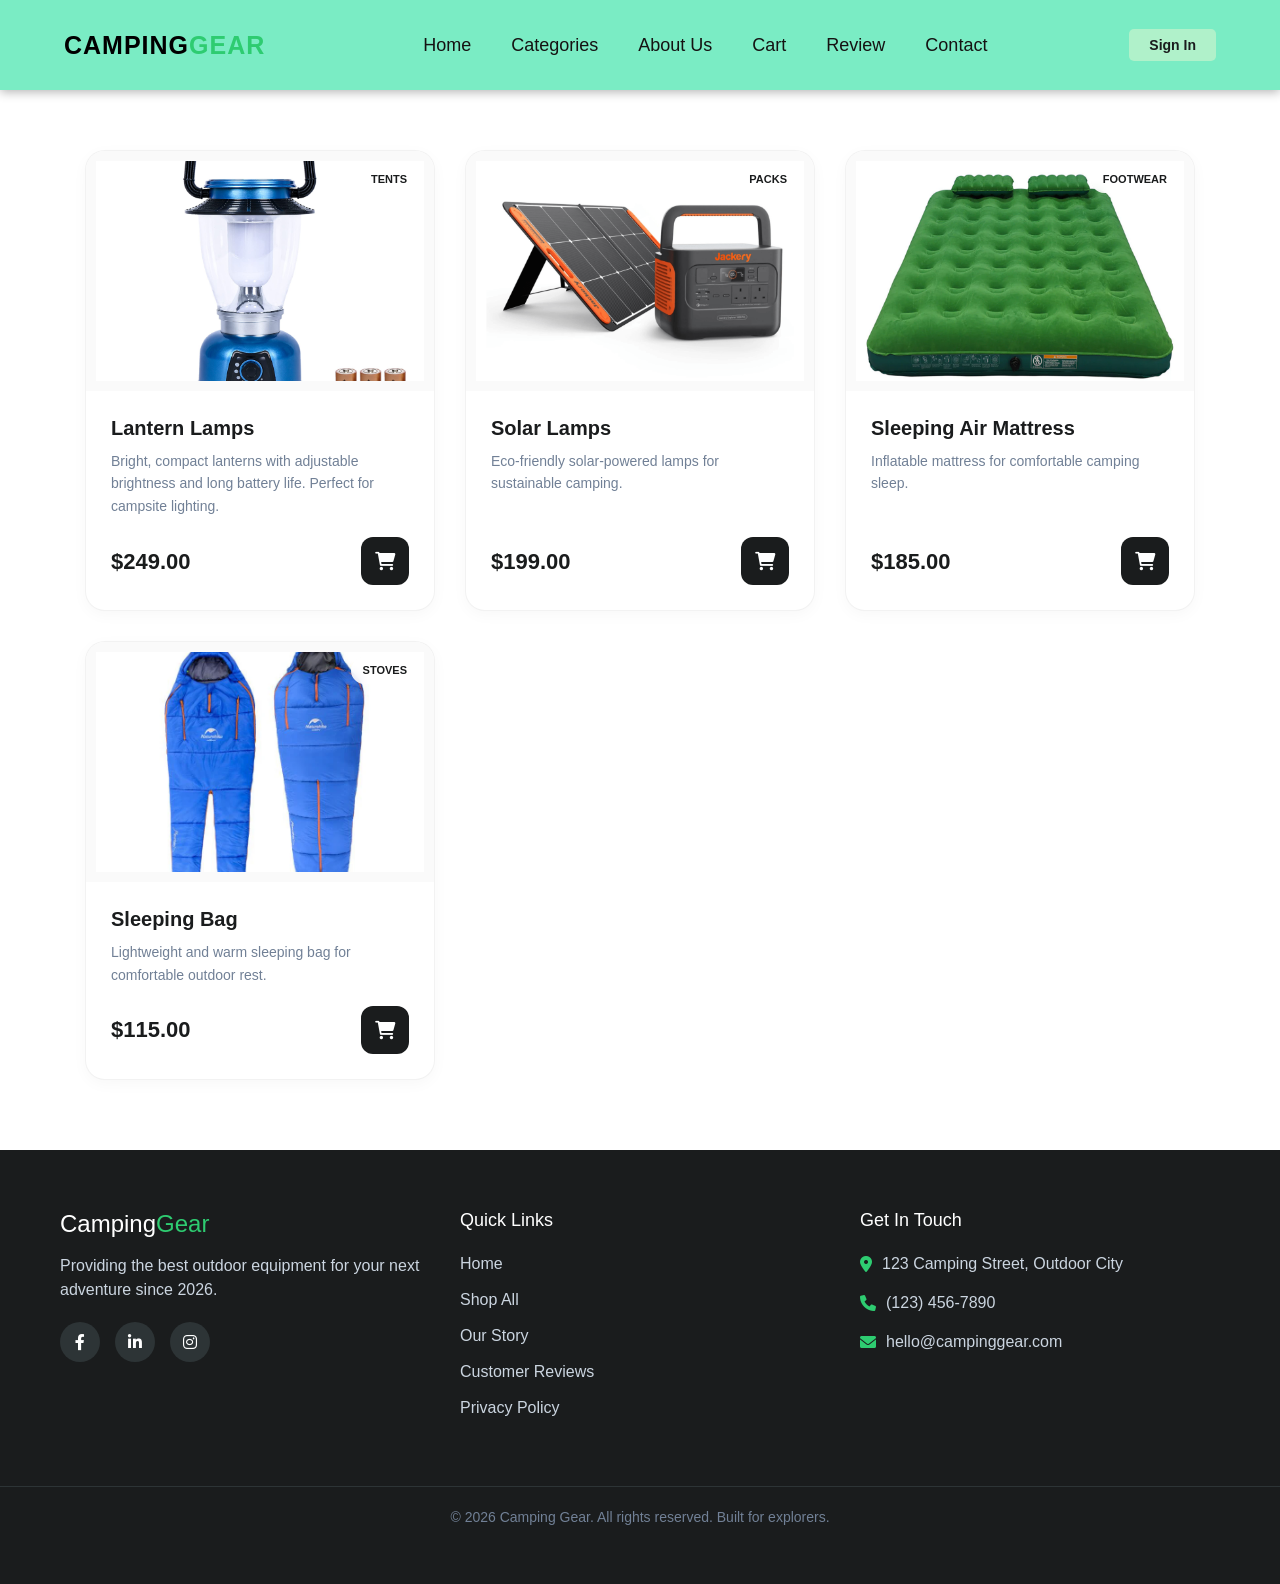
<file: lampsandbed.html>
<!DOCTYPE html>
<html lang="en">

<!-- <head>
    <meta charset="UTF-8">
    <meta name="viewport" content="width=device-width, initial-scale=1.0">
    <title>Reviews - Camping Products Sales</title>
    <link rel="stylesheet" href="https://cdnjs.cloudflare.com/ajax/libs/font-awesome/6.0.0/css/all.min.css">
    <link rel="stylesheet" href="style.css">
</head> -->

<head>
    <meta charset="UTF-8">
    <meta name="viewport" content="width=device-width, initial-scale=1.0">
    <title> Camping Products Sales</title>
    <link href="https://cdn.jsdelivr.net/npm/bootstrap@5.3.8/dist/css/bootstrap.min.css" rel="stylesheet"
        integrity="sha384-sRIl4kxILFvY47J16cr9ZwB07vP4J8+LH7qKQnuqkuIAvNWLzeN8tE5YBujZqJLB" crossorigin="anonymous">
    <link rel="stylesheet" href="https://cdnjs.cloudflare.com/ajax/libs/font-awesome/6.0.0/css/all.min.css">
    <link rel="stylesheet" href="style.css">
    <link rel="icon" type="image/jpg" href="images/Favions.jpg">

</head>

<body>
    <nav class="navbar">
        <div class="navbar-brand">
            <h3>Camping<span>Gear</span></h3>
        </div>
        <button class="navbar-toggle" onclick="this.parentElement.classList.toggle('nav-open')"
            aria-label="Toggle navigation">
            <i class="fas fa-bars"></i>
        </button>
        <ul class="navbar-links">
            <li><a href="index.html">Home</a></li>
            <li><a href="Categories.html">Categories</a></li>
            <li><a href="About.html">About Us</a></li>
            <li><a href="Cart.html">Cart</a></li>
            <li><a href="Review.html">Review</a></li>
            <li><a href="contact.html">Contact</a></li>
        </ul>
        <div class="navbar-actions">
            <a href="sign.html" class="btn-signin">Sign In</a>
        </div>
    </nav>
    <section class="featured-products">

        <div class="product-grid">
            <div class="product-card">
                <div class="image-container">
                    <img src="images/Lantern lamps.jpg" alt="CloudWalker">
                    <span class="category-tag">Tents</span>
                </div>
                <div class="product-body">
                    <h3>Lantern Lamps</h3>
                    <p class="product-desc">Bright, compact lanterns with adjustable brightness and long battery life. Perfect for campsite lighting.
                    </p>
                    <div class="product-action-row">
                        <span class="current-price">$249.00</span>
                        <button class="cart-icon-btn"
                            onclick="addToCart('Lantern Lamps', '249.00', 'images/Lantern lamps.jpg')">
                            <i class="fas fa-shopping-cart"></i>
                        </button>
                    </div>
                </div>
            </div>

            <div class="product-card">
                <div class="image-container">
                    <img src="images/solarlamps.png" alt="Vanguard 65">
                    <span class="category-tag">Packs</span>
                </div>
                <div class="product-body">
                    <h3>Solar Lamps</h3>
                    <p class="product-desc">Eco-friendly solar-powered lamps for sustainable camping.</p>
                    <div class="product-action-row">
                        <span class="current-price">$199.00</span>
                        <button class="cart-icon-btn"
                            onclick="addToCart('Solar Lamps', '199.00', 'images/solarlamps.png')">
                            <i class="fas fa-shopping-cart"></i>
                        </button>
                    </div>
                </div>
            </div>

            <div class="product-card">
                <div class="image-container">
                    <img src="images/Sleeping air bad.webp" alt="Summit Hiker">
                    <span class="category-tag">Footwear</span>
                </div>
                <div class="product-body">
                    <h3>Sleeping Air Mattress</h3>
                    <p class="product-desc">Inflatable mattress for comfortable camping sleep.</p>
                    <div class="product-action-row">
                        <span class="current-price">$185.00</span>
                        <button class="cart-icon-btn"
                            onclick="addToCart('Sleeping Air Mattress', '185.00', 'images/Sleeping air bad.webp')">
                            <i class="fas fa-shopping-cart"></i>
                        </button>
                    </div>
                </div>
            </div>

            <div class="product-card">
                <div class="image-container">
                    <img src="images/Sleeping bag.webp" alt="Jet-Stream">
                    <span class="category-tag">Stoves</span>
                </div>
                <div class="product-body">
                    <h3>Sleeping Bag</h3>
                    <p class="product-desc">Lightweight and warm sleeping bag for comfortable outdoor rest.</p>
                    <div class="product-action-row">
                        <span class="current-price">$115.00</span>
                        <button class="cart-icon-btn"
                            onclick="addToCart('Sleeping Bag', '115.00', 'images/Sleeping bag.webp')">
                            <i class="fas fa-shopping-cart"></i>
                        </button>
                    </div>
                </div>
            </div>

            <!-- <div class="product-card">
                <div class="image-container">
                    <img src="images/Headlamp.jpg" alt="HeadLamp Pro">
                    <span class="category-tag">Lighting</span>
                </div>
                <div class="product-body">
                    <h3>HeadLamp Pro</h3>
                    <p class="product-desc">1200 lumen headlamp with gesture-sensing and red light.</p>
                    <div class="product-action-row">
                        <span class="current-price">$55.00</span>
                        <button class="cart-icon-btn"
                            onclick="addToCart('HeadLamp Pro', '55.00', 'images/Headlamp.jpg')">
                            <i class="fas fa-shopping-cart"></i>
                        </button>
                    </div>
                </div>
            </div>

            <div class="product-card">
                <div class="image-container">
                    <img src="images/Titantool.jpg" alt="Titan Tool">
                    <span class="category-tag">Gear</span>
                </div>
                <div class="product-body">
                    <h3>Titan 18-in-1 Tool</h3>
                    <p class="product-desc">Heavy-duty stainless steel survival tool for any emergency.</p>
                    <div class="product-action-row">
                        <span class="current-price">$45.00</span>
                        <button class="cart-icon-btn"
                            onclick="addToCart('Titan Tool', '45.00', 'images/Titantool.jpg')">
                            <i class="fas fa-shopping-cart"></i>
                        </button>
                    </div>
                </div>
            </div>

            <div class="product-card">
                <div class="image-container">
                    <img src="images/bed2.webp" alt="Arctic Down">
                    <span class="category-tag">Sleeping</span>
                </div>
                <div class="product-body">
                    <h3>Arctic Down 0°F Bag</h3>
                    <p class="product-desc">Premium 800-fill down for sub-zero alpine adventures.</p>
                    <div class="product-action-row">
                        <span class="current-price">$320.00</span>
                        <button class="cart-icon-btn" onclick="addToCart('Arctic Down', '320.00', 'images/bed2.webp')">
                            <i class="fas fa-shopping-cart"></i>
                        </button>
                    </div>
                </div>
            </div>

            <div class="product-card">
                <div class="image-container">
                    <img src="images/Trek1.webp" alt="Insulated Flask">
                    <span class="category-tag">Hydration</span>
                </div>
                <div class="product-body">
                    <h3>Thermo-Trek 32oz</h3>
                    <p class="product-desc">Double-wall vacuum insulation keeps ice cold for 48 hours.</p>
                    <div class="product-action-row">
                        <span class="current-price">$34.00</span>
                        <button class="cart-icon-btn" onclick="addToCart('Thermo-Trek', '34.00', 'images/Trek1.webp')">
                            <i class="fas fa-shopping-cart"></i>
                        </button>
                    </div>
                </div>
            </div>

            <div class="product-card">
                <div class="image-container">
                    <img src="images/Compass.jpeg" alt="Pathfinder">
                    <span class="category-tag">Nav</span>
                </div>
                <div class="product-body">
                    <h3>Pathfinder Pro Compass</h3>
                    <p class="product-desc">Liquid-filled sighting compass for expert navigation.</p>
                    <div class="product-action-row">
                        <span class="current-price">$28.00</span>
                        <button class="cart-icon-btn"
                            onclick="addToCart('Pathfinder Pro', '28.00', 'images/Compass.jpeg')">
                            <i class="fas fa-shopping-cart"></i>
                        </button>
                    </div>
                </div>
            </div>

            <div class="product-card">
                <div class="image-container">
                    <img src="images/pillow.jpg" alt="Neck pillow">
                    <span class="category-tag">Sleep</span>
                </div>
                <div class="product-body">
                    <h3>Neck pillow</h3>
                    <p class="product-desc">Comfortable neck pillow for a good night's sleep.</p>
                    <div class="product-action-row">
                        <span class="current-price">$28.00</span>
                        <button class="cart-icon-btn" onclick="addToCart('Neck pillow', '28.00', 'images/pillow.jpg')">
                            <i class="fas fa-shopping-cart"></i>
                        </button>
                    </div>
                </div>
            </div>

            <div class="product-card">
                <div class="image-container">
                    <img src="images/solarlamps.png" alt="Volt-Max 300">
                    <span class="category-tag">Electronics</span>
                </div>
                <div class="product-body">
                    <div class="rating-row">

                    </div>
                    <h3>Volt-Max 300W Power Station</h3>
                    <p class="product-desc">Silent, portable power for your phones, laptops, and drones. Fast solar
                        recharging.</p>
                    <div class="product-action-row">
                        <div class="price-stack">
                            <span class="old-price">$350</span>
                            <span class="current-price">$299.00</span>
                        </div>
                        <button class="cart-icon-btn"
                            onclick="addToCart('Volt-Max 300', '299.00', 'images/solarlamps.png')">
                            <i class="fas fa-shopping-cart"></i>
                        </button>
                    </div>
                </div>
            </div>

            <div class="product-card">
                <div class="image-container">
                    <img src="images/aidkit.webp" alt="Wild-Rescue Kit">
                    <span class="category-tag">Safety</span>
                </div>
                <div class="product-body">
                    <div class="rating-row">

                    </div>
                    <h3>Wild-Rescue Medical Kit</h3>
                    <p class="product-desc">Comprehensive 150-piece medical set in a waterproof, ripstop nylon bag.</p>
                    <div class="product-action-row">
                        <div class="price-stack">
                            <span class="current-price">$45.00</span>
                        </div>
                        <button class="cart-icon-btn"
                            onclick="addToCart('Wild-Rescue Kit', '45.00', 'images/first-aid.jpg')">
                            <i class="fas fa-shopping-cart"></i>
                        </button>
                    </div>
                </div>
            </div> -->

        </div>
    </section>


    <footer class="footer">
        <div class="footer-container">
            <div class="footer-section">
                <h3 class="footer-logo">Camping<span>Gear</span></h3>
                <p>Providing the best outdoor equipment for your next adventure since 2026.</p>
                <div class="social-media">
                    <a href="https://www.facebook.com/" class="social-icon"><i class="fab fa-facebook-f"></i></a>
                    <a href="https://www.linkedin.com/" class="social-icon"><i class="fab fa-linkedin-in"></i></a>
                    <a href="https://www.instagram.com/" class="social-icon"><i class="fab fa-instagram"></i></a>
                </div>
            </div>

            <div class="footer-section">
                <h4>Quick Links</h4>
                <ul class="footer-links">
                    <li><a href="index.html">Home</a></li>
                    <li><a href="Categories.html">Shop All</a></li>
                    <li><a href="About.html">Our Story</a></li>
                    <li><a href="Review.html">Customer Reviews</a></li>
                    <li><a href="privacy-policy.html">Privacy Policy</a></li>
                </ul>
            </div>

            <div class="footer-section">
                <h4>Get In Touch</h4>
                <div class="contact-info">
                    <p><i class="fas fa-map-marker-alt"></i> 123 Camping Street, Outdoor City</p>
                    <p><i class="fas fa-phone"></i> (123) 456-7890</p>
                    <p><i class="fas fa-envelope"></i> hello@campinggear.com</p>
                </div>
            </div>
        </div>

        <div class="footer-bottom">
            <p>&copy; 2026 Camping Gear. All rights reserved. Built for explorers.</p>
        </div>
    </footer>
    <script src="cart.js"></script>
</body>

</html>
</file>
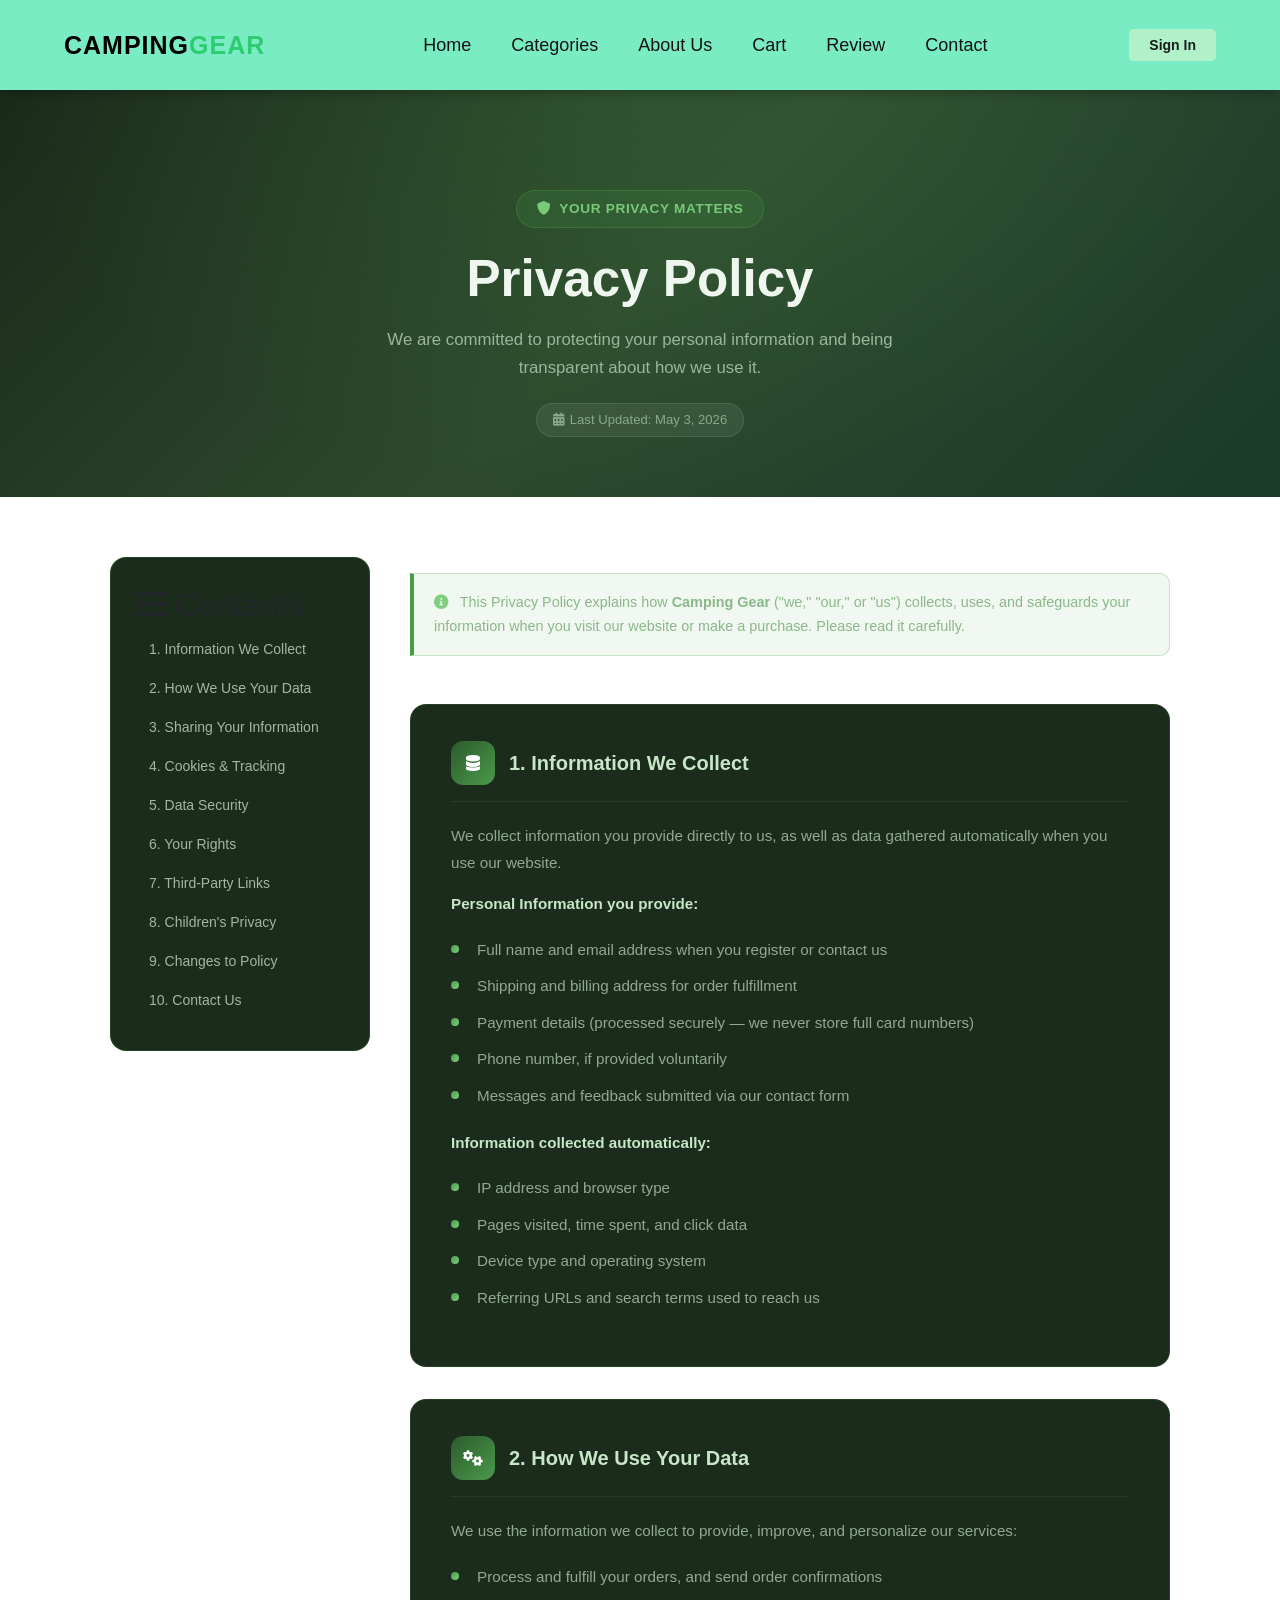
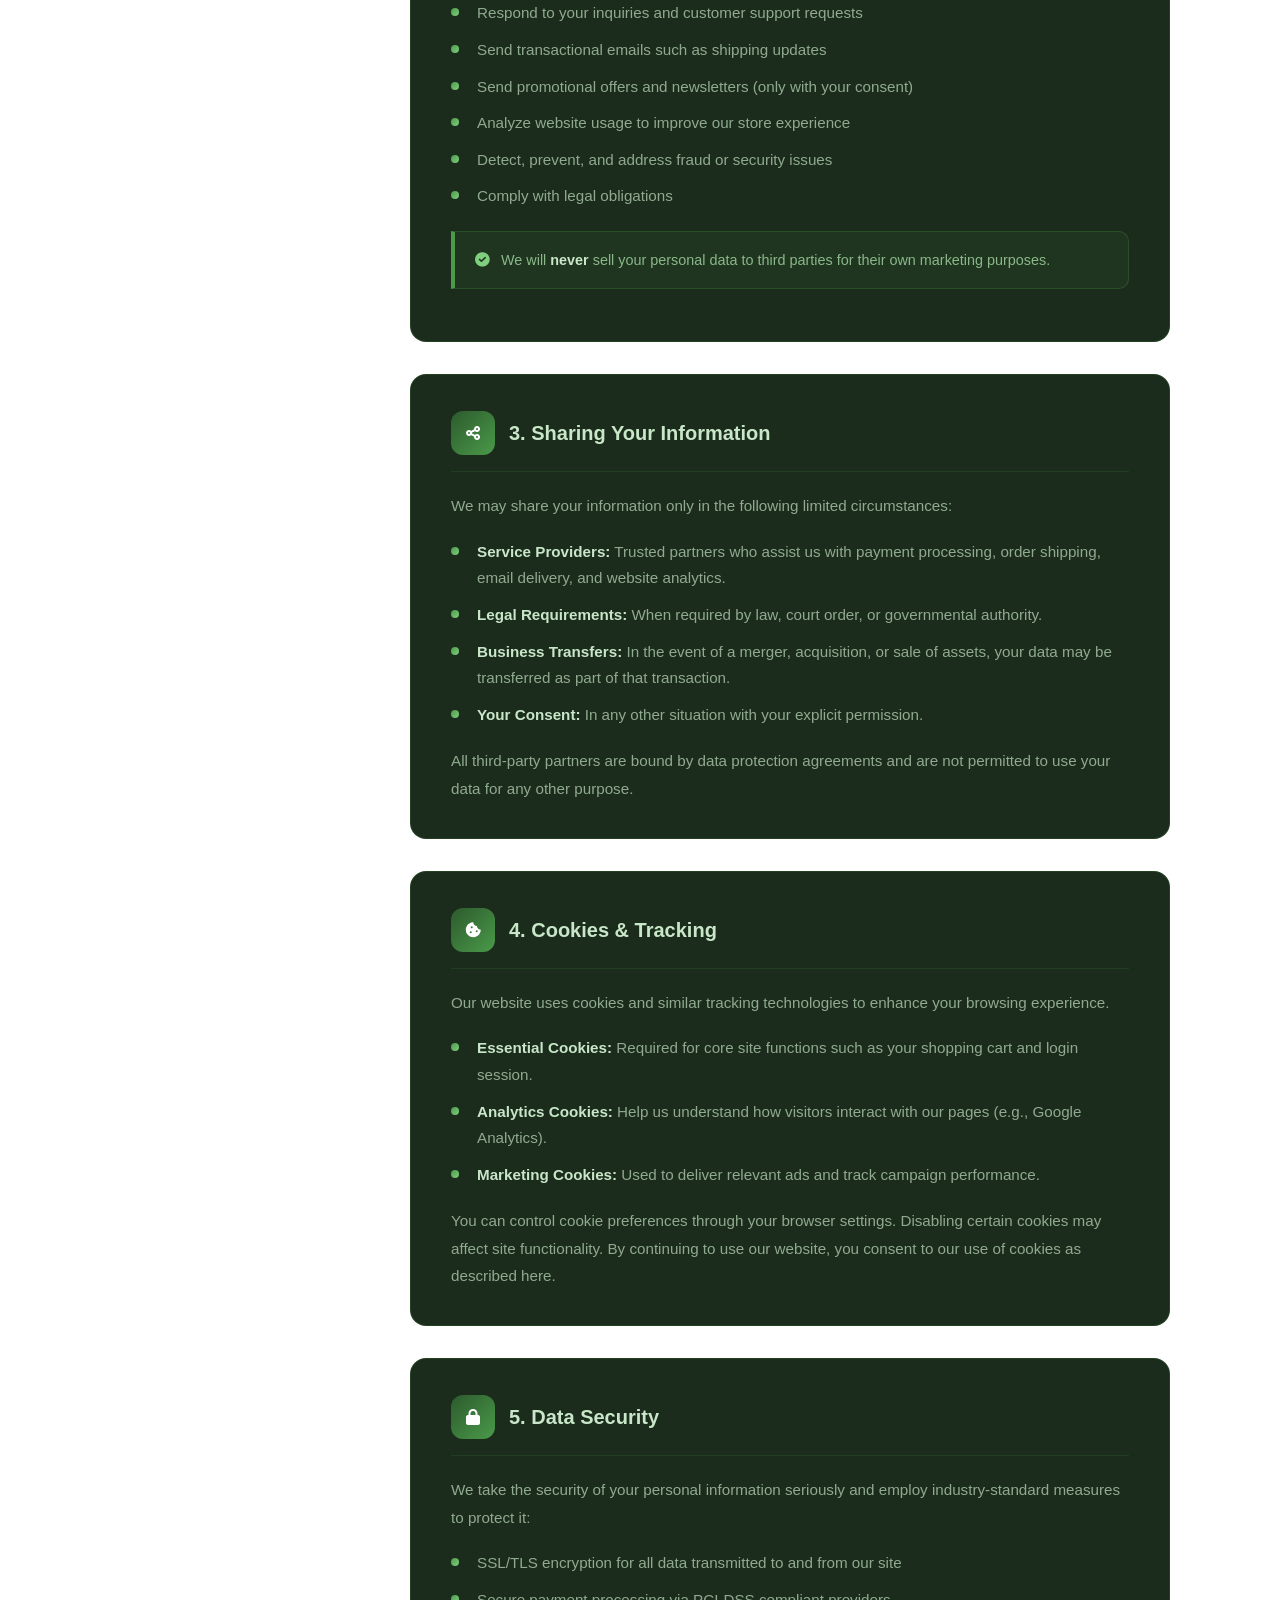
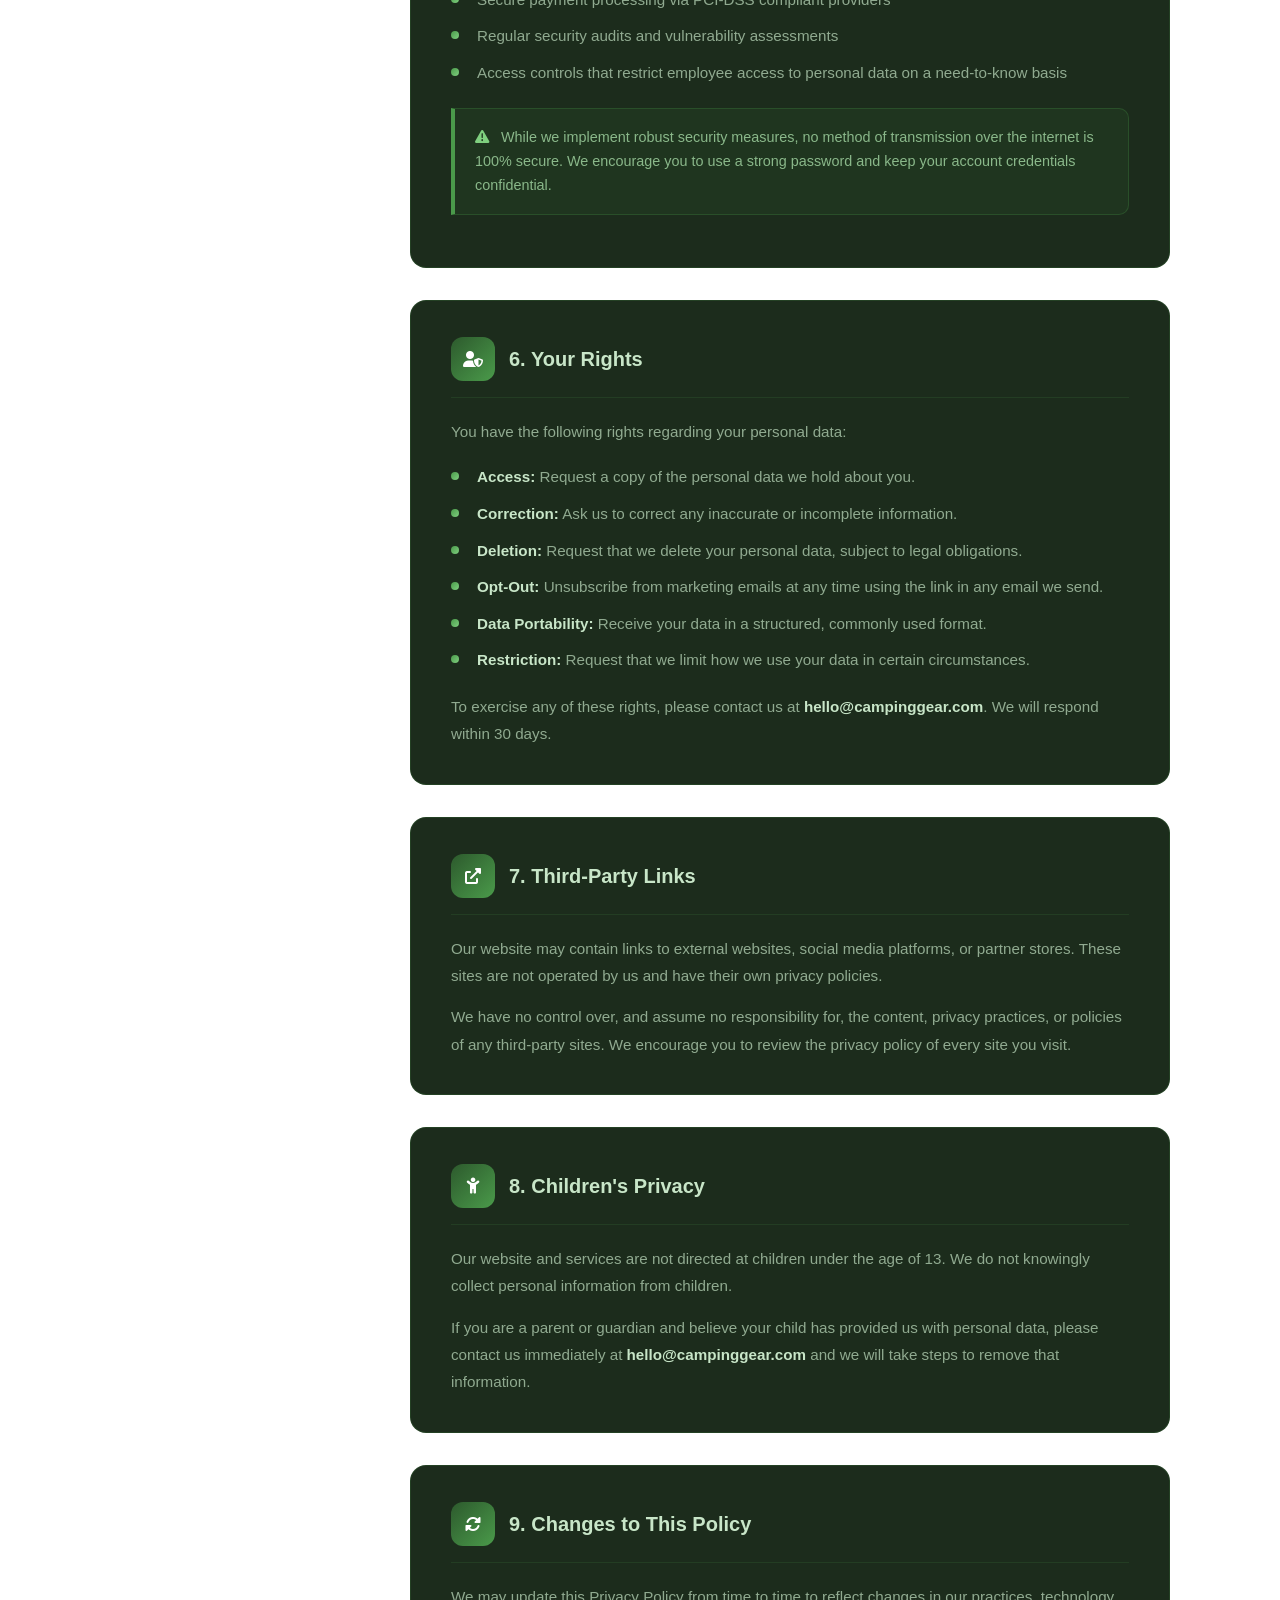
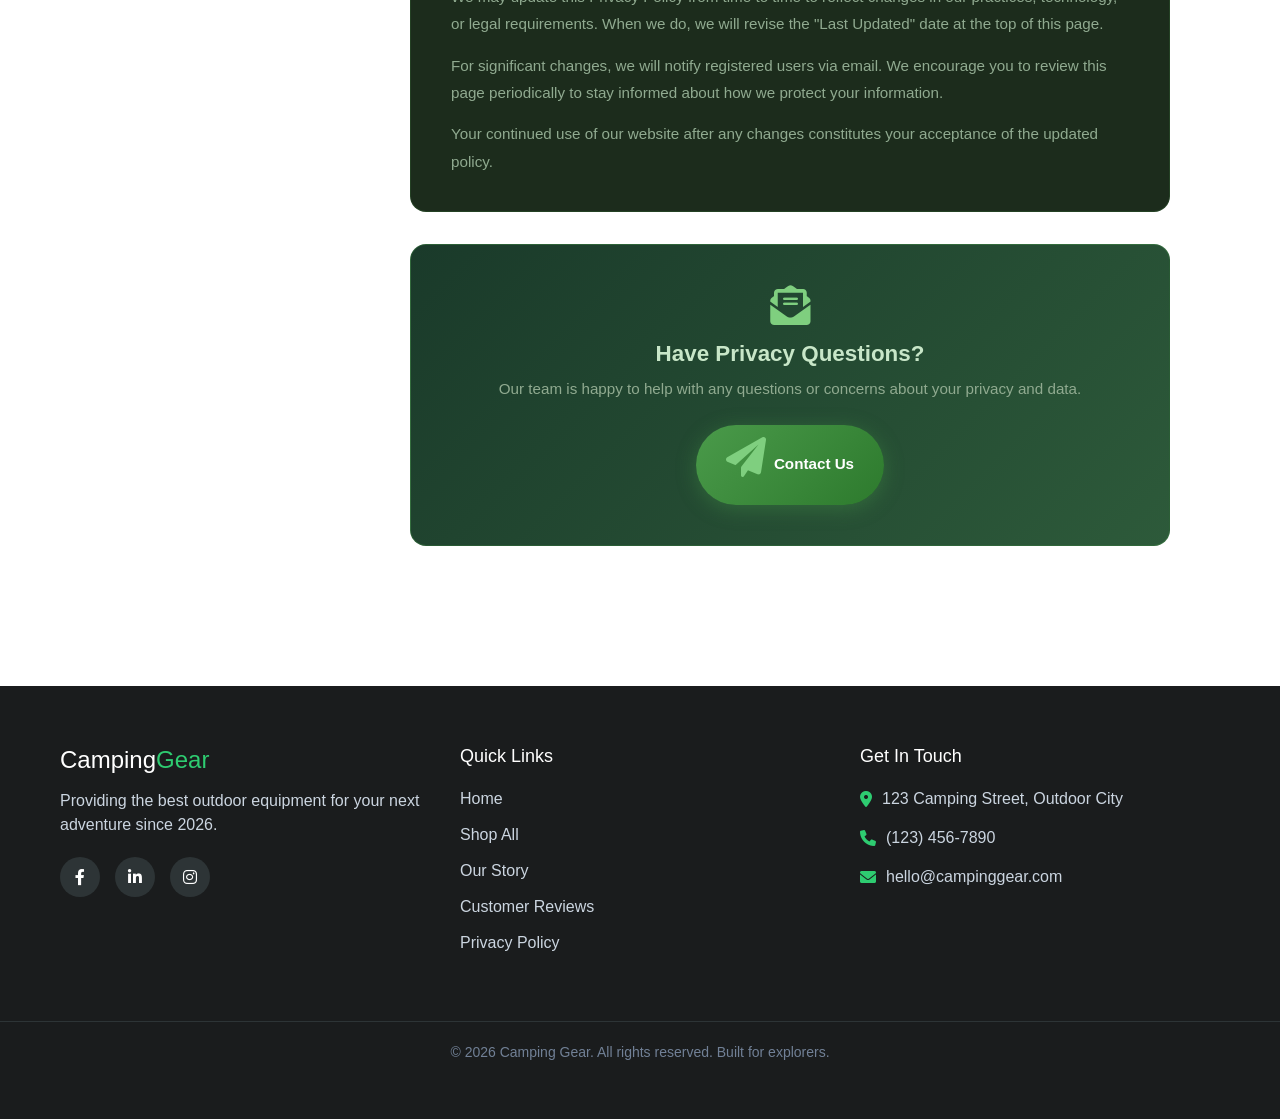
<file: privacy-policy.html>
<!DOCTYPE html>
<html lang="en">

<!-- <head>
    <meta charset="UTF-8">
    <meta name="viewport" content="width=device-width, initial-scale=1.0">
    <title>Privacy Policy - Camping Gear</title>
    <meta name="description"
        content="Read the Camping Gear Privacy Policy to understand how we collect, use, and protect your personal information.">
    <link rel="stylesheet" href="https://cdnjs.cloudflare.com/ajax/libs/font-awesome/6.0.0/css/all.min.css">
    <link rel="stylesheet" href="style.css">
    
</head> -->

<head>
    <meta charset="UTF-8">
    <meta name="viewport" content="width=device-width, initial-scale=1.0">
    <title> Camping Products Sales</title>
    <link href="https://cdn.jsdelivr.net/npm/bootstrap@5.3.8/dist/css/bootstrap.min.css" rel="stylesheet"
        integrity="sha384-sRIl4kxILFvY47J16cr9ZwB07vP4J8+LH7qKQnuqkuIAvNWLzeN8tE5YBujZqJLB" crossorigin="anonymous">
    <link rel="stylesheet" href="https://cdnjs.cloudflare.com/ajax/libs/font-awesome/6.0.0/css/all.min.css">
    <link rel="stylesheet" href="style.css">
    <link rel="icon" type="image/jpg" href="images/Favions.jpg">

</head>

<body>
    <!-- Navbar -->
    <nav class="navbar">
        <div class="navbar-brand">
            <h3>Camping<span>Gear</span></h3>
        </div>
        <button class="navbar-toggle" onclick="this.parentElement.classList.toggle('nav-open')"
            aria-label="Toggle navigation">
            <i class="fas fa-bars"></i>
        </button>
        <ul class="navbar-links">
            <li><a href="index.html">Home</a></li>
            <li><a href="Categories.html">Categories</a></li>
            <li><a href="About.html">About Us</a></li>
            <li><a href="Cart.html">Cart</a></li>
            <li><a href="Review.html">Review</a></li>
            <li><a href="contact.html">Contact</a></li>
        </ul>
        <div class="navbar-actions">
            <a href="sign.html" class="btn-signin">Sign In</a>
        </div>
    </nav>

    <!-- Hero -->
    <section class="privacy-hero">
        <span class="privacy-hero-badge"><i class="fas fa-shield-alt"></i> Your Privacy Matters</span>
        <h1>Privacy Policy</h1>
        <p>We are committed to protecting your personal information and being transparent about how we use it.</p>
        <span class="last-updated"><i class="fas fa-calendar-alt"></i> Last Updated: May 3, 2026</span>
    </section>

    <!-- Main Layout -->
    <div class="privacy-wrapper">

        <!-- Sidebar Table of Contents -->
        <aside class="privacy-toc">
            <h2><i class="fas fa-list"></i> Contents</h2>
            <ul>
                <li><a href="#information-we-collect">1. Information We Collect</a></li>
                <li><a href="#how-we-use">2. How We Use Your Data</a></li>
                <li><a href="#sharing">3. Sharing Your Information</a></li>
                <li><a href="#cookies">4. Cookies & Tracking</a></li>
                <li><a href="#data-security">5. Data Security</a></li>
                <li><a href="#your-rights">6. Your Rights</a></li>
                <li><a href="#third-party">7. Third-Party Links</a></li>
                <li><a href="#children">8. Children's Privacy</a></li>
                <li><a href="#changes">9. Changes to Policy</a></li>
                <li><a href="#contact-us">10. Contact Us</a></li>
            </ul>
        </aside>

        <!-- Policy Sections -->
        <main class="privacy-content">

            <!-- Intro highlight -->
            <div class="privacy-highlight">
                <i class="fas fa-info-circle"></i>
                This Privacy Policy explains how <strong>Camping Gear</strong> ("we," "our," or "us") collects, uses,
                and safeguards your information when you visit our website or make a purchase. Please read it carefully.
            </div>

            <!-- 1. Information We Collect -->
            <section class="privacy-section" id="information-we-collect">
                <div class="privacy-section-header">
                    <div class="privacy-section-icon"><i class="fas fa-database"></i></div>
                    <h2>1. Information We Collect</h2>
                </div>
                <p>We collect information you provide directly to us, as well as data gathered automatically when you
                    use our website.</p>
                <p><strong>Personal Information you provide:</strong></p>
                <ul>
                    <li>Full name and email address when you register or contact us</li>
                    <li>Shipping and billing address for order fulfillment</li>
                    <li>Payment details (processed securely — we never store full card numbers)</li>
                    <li>Phone number, if provided voluntarily</li>
                    <li>Messages and feedback submitted via our contact form</li>
                </ul>
                <p><strong>Information collected automatically:</strong></p>
                <ul>
                    <li>IP address and browser type</li>
                    <li>Pages visited, time spent, and click data</li>
                    <li>Device type and operating system</li>
                    <li>Referring URLs and search terms used to reach us</li>
                </ul>
            </section>

            <!-- 2. How We Use -->
            <section class="privacy-section" id="how-we-use">
                <div class="privacy-section-header">
                    <div class="privacy-section-icon"><i class="fas fa-cogs"></i></div>
                    <h2>2. How We Use Your Data</h2>
                </div>
                <p>We use the information we collect to provide, improve, and personalize our services:</p>
                <ul>
                    <li>Process and fulfill your orders, and send order confirmations</li>
                    <li>Respond to your inquiries and customer support requests</li>
                    <li>Send transactional emails such as shipping updates</li>
                    <li>Send promotional offers and newsletters (only with your consent)</li>
                    <li>Analyze website usage to improve our store experience</li>
                    <li>Detect, prevent, and address fraud or security issues</li>
                    <li>Comply with legal obligations</li>
                </ul>
                <div class="privacy-highlight">
                    <i class="fas fa-check-circle"></i>
                    We will <strong>never</strong> sell your personal data to third parties for their own marketing
                    purposes.
                </div>
            </section>

            <!-- 3. Sharing -->
            <section class="privacy-section" id="sharing">
                <div class="privacy-section-header">
                    <div class="privacy-section-icon"><i class="fas fa-share-alt"></i></div>
                    <h2>3. Sharing Your Information</h2>
                </div>
                <p>We may share your information only in the following limited circumstances:</p>
                <ul>
                    <li><strong>Service Providers:</strong> Trusted partners who assist us with payment processing,
                        order shipping, email delivery, and website analytics.</li>
                    <li><strong>Legal Requirements:</strong> When required by law, court order, or governmental
                        authority.</li>
                    <li><strong>Business Transfers:</strong> In the event of a merger, acquisition, or sale of
                        assets, your data may be transferred as part of that transaction.</li>
                    <li><strong>Your Consent:</strong> In any other situation with your explicit permission.</li>
                </ul>
                <p>All third-party partners are bound by data protection agreements and are not permitted to use your
                    data for any other purpose.</p>
            </section>

            <!-- 4. Cookies -->
            <section class="privacy-section" id="cookies">
                <div class="privacy-section-header">
                    <div class="privacy-section-icon"><i class="fas fa-cookie-bite"></i></div>
                    <h2>4. Cookies &amp; Tracking</h2>
                </div>
                <p>Our website uses cookies and similar tracking technologies to enhance your browsing experience.</p>
                <ul>
                    <li><strong>Essential Cookies:</strong> Required for core site functions such as your shopping cart
                        and login session.</li>
                    <li><strong>Analytics Cookies:</strong> Help us understand how visitors interact with our pages
                        (e.g., Google Analytics).</li>
                    <li><strong>Marketing Cookies:</strong> Used to deliver relevant ads and track campaign
                        performance.</li>
                </ul>
                <p>You can control cookie preferences through your browser settings. Disabling certain cookies may
                    affect site functionality. By continuing to use our website, you consent to our use of cookies as
                    described here.</p>
            </section>

            <!-- 5. Data Security -->
            <section class="privacy-section" id="data-security">
                <div class="privacy-section-header">
                    <div class="privacy-section-icon"><i class="fas fa-lock"></i></div>
                    <h2>5. Data Security</h2>
                </div>
                <p>We take the security of your personal information seriously and employ industry-standard measures to
                    protect it:</p>
                <ul>
                    <li>SSL/TLS encryption for all data transmitted to and from our site</li>
                    <li>Secure payment processing via PCI-DSS compliant providers</li>
                    <li>Regular security audits and vulnerability assessments</li>
                    <li>Access controls that restrict employee access to personal data on a need-to-know basis</li>
                </ul>
                <div class="privacy-highlight">
                    <i class="fas fa-exclamation-triangle"></i>
                    While we implement robust security measures, no method of transmission over the internet is 100%
                    secure. We encourage you to use a strong password and keep your account credentials confidential.
                </div>
            </section>

            <!-- 6. Your Rights -->
            <section class="privacy-section" id="your-rights">
                <div class="privacy-section-header">
                    <div class="privacy-section-icon"><i class="fas fa-user-shield"></i></div>
                    <h2>6. Your Rights</h2>
                </div>
                <p>You have the following rights regarding your personal data:</p>
                <ul>
                    <li><strong>Access:</strong> Request a copy of the personal data we hold about you.</li>
                    <li><strong>Correction:</strong> Ask us to correct any inaccurate or incomplete information.</li>
                    <li><strong>Deletion:</strong> Request that we delete your personal data, subject to legal
                        obligations.</li>
                    <li><strong>Opt-Out:</strong> Unsubscribe from marketing emails at any time using the link in any
                        email we send.</li>
                    <li><strong>Data Portability:</strong> Receive your data in a structured, commonly used format.</li>
                    <li><strong>Restriction:</strong> Request that we limit how we use your data in certain
                        circumstances.</li>
                </ul>
                <p>To exercise any of these rights, please contact us at <strong>hello@campinggear.com</strong>. We will
                    respond within 30 days.</p>
            </section>

            <!-- 7. Third-Party Links -->
            <section class="privacy-section" id="third-party">
                <div class="privacy-section-header">
                    <div class="privacy-section-icon"><i class="fas fa-external-link-alt"></i></div>
                    <h2>7. Third-Party Links</h2>
                </div>
                <p>Our website may contain links to external websites, social media platforms, or partner stores. These
                    sites are not operated by us and have their own privacy policies.</p>
                <p>We have no control over, and assume no responsibility for, the content, privacy practices, or
                    policies of any third-party sites. We encourage you to review the privacy policy of every site you
                    visit.</p>
            </section>

            <!-- 8. Children's Privacy -->
            <section class="privacy-section" id="children">
                <div class="privacy-section-header">
                    <div class="privacy-section-icon"><i class="fas fa-child"></i></div>
                    <h2>8. Children's Privacy</h2>
                </div>
                <p>Our website and services are not directed at children under the age of 13. We do not knowingly
                    collect personal information from children.</p>
                <p>If you are a parent or guardian and believe your child has provided us with personal data, please
                    contact us immediately at <strong>hello@campinggear.com</strong> and we will take steps to remove
                    that information.</p>
            </section>

            <!-- 9. Changes -->
            <section class="privacy-section" id="changes">
                <div class="privacy-section-header">
                    <div class="privacy-section-icon"><i class="fas fa-sync-alt"></i></div>
                    <h2>9. Changes to This Policy</h2>
                </div>
                <p>We may update this Privacy Policy from time to time to reflect changes in our practices, technology,
                    or legal requirements. When we do, we will revise the "Last Updated" date at the top of this page.
                </p>
                <p>For significant changes, we will notify registered users via email. We encourage you to review this
                    page periodically to stay informed about how we protect your information.</p>
                <p>Your continued use of our website after any changes constitutes your acceptance of the updated
                    policy.</p>
            </section>

            <!-- 10. Contact CTA -->
            <section class="privacy-contact-cta" id="contact-us">
                <i class="fas fa-envelope-open-text"></i>
                <h3>Have Privacy Questions?</h3>
                <p>Our team is happy to help with any questions or concerns about your privacy and data.</p>
                <a href="contact.html" class="btn-primary">
                    <i class="fas fa-paper-plane"></i> Contact Us
                </a>
            </section>

        </main>
    </div>

    <!-- Footer -->
    <footer class="footer">
        <div class="footer-container">
            <div class="footer-section">
                <h3 class="footer-logo">Camping<span>Gear</span></h3>
                <p>Providing the best outdoor equipment for your next adventure since 2026.</p>
                <div class="social-media">
                    <a href="https://www.facebook.com/" class="social-icon"><i class="fab fa-facebook-f"></i></a>
                    <a href="https://www.linkedin.com/" class="social-icon"><i class="fab fa-linkedin-in"></i></a>
                    <a href="https://www.instagram.com/" class="social-icon"><i class="fab fa-instagram"></i></a>
                </div>
            </div>

            <div class="footer-section">
                <h4>Quick Links</h4>
                <ul class="footer-links">
                    <li><a href="index.html">Home</a></li>
                    <li><a href="Categories.html">Shop All</a></li>
                    <li><a href="About.html">Our Story</a></li>
                    <li><a href="Review.html">Customer Reviews</a></li>
                    <li><a href="privacy-policy.html">Privacy Policy</a></li>
                </ul>
            </div>

            <div class="footer-section">
                <h4>Get In Touch</h4>
                <div class="contact-info">
                    <p><i class="fas fa-map-marker-alt"></i> 123 Camping Street, Outdoor City</p>
                    <p><i class="fas fa-phone"></i> (123) 456-7890</p>
                    <p><i class="fas fa-envelope"></i> hello@campinggear.com</p>
                </div>
            </div>
        </div>

        <div class="footer-bottom">
            <p>&copy; 2026 Camping Gear. All rights reserved. Built for explorers.</p>
        </div>
    </footer>

    <script src="cart.js"></script>
</body>

</html>
</file>
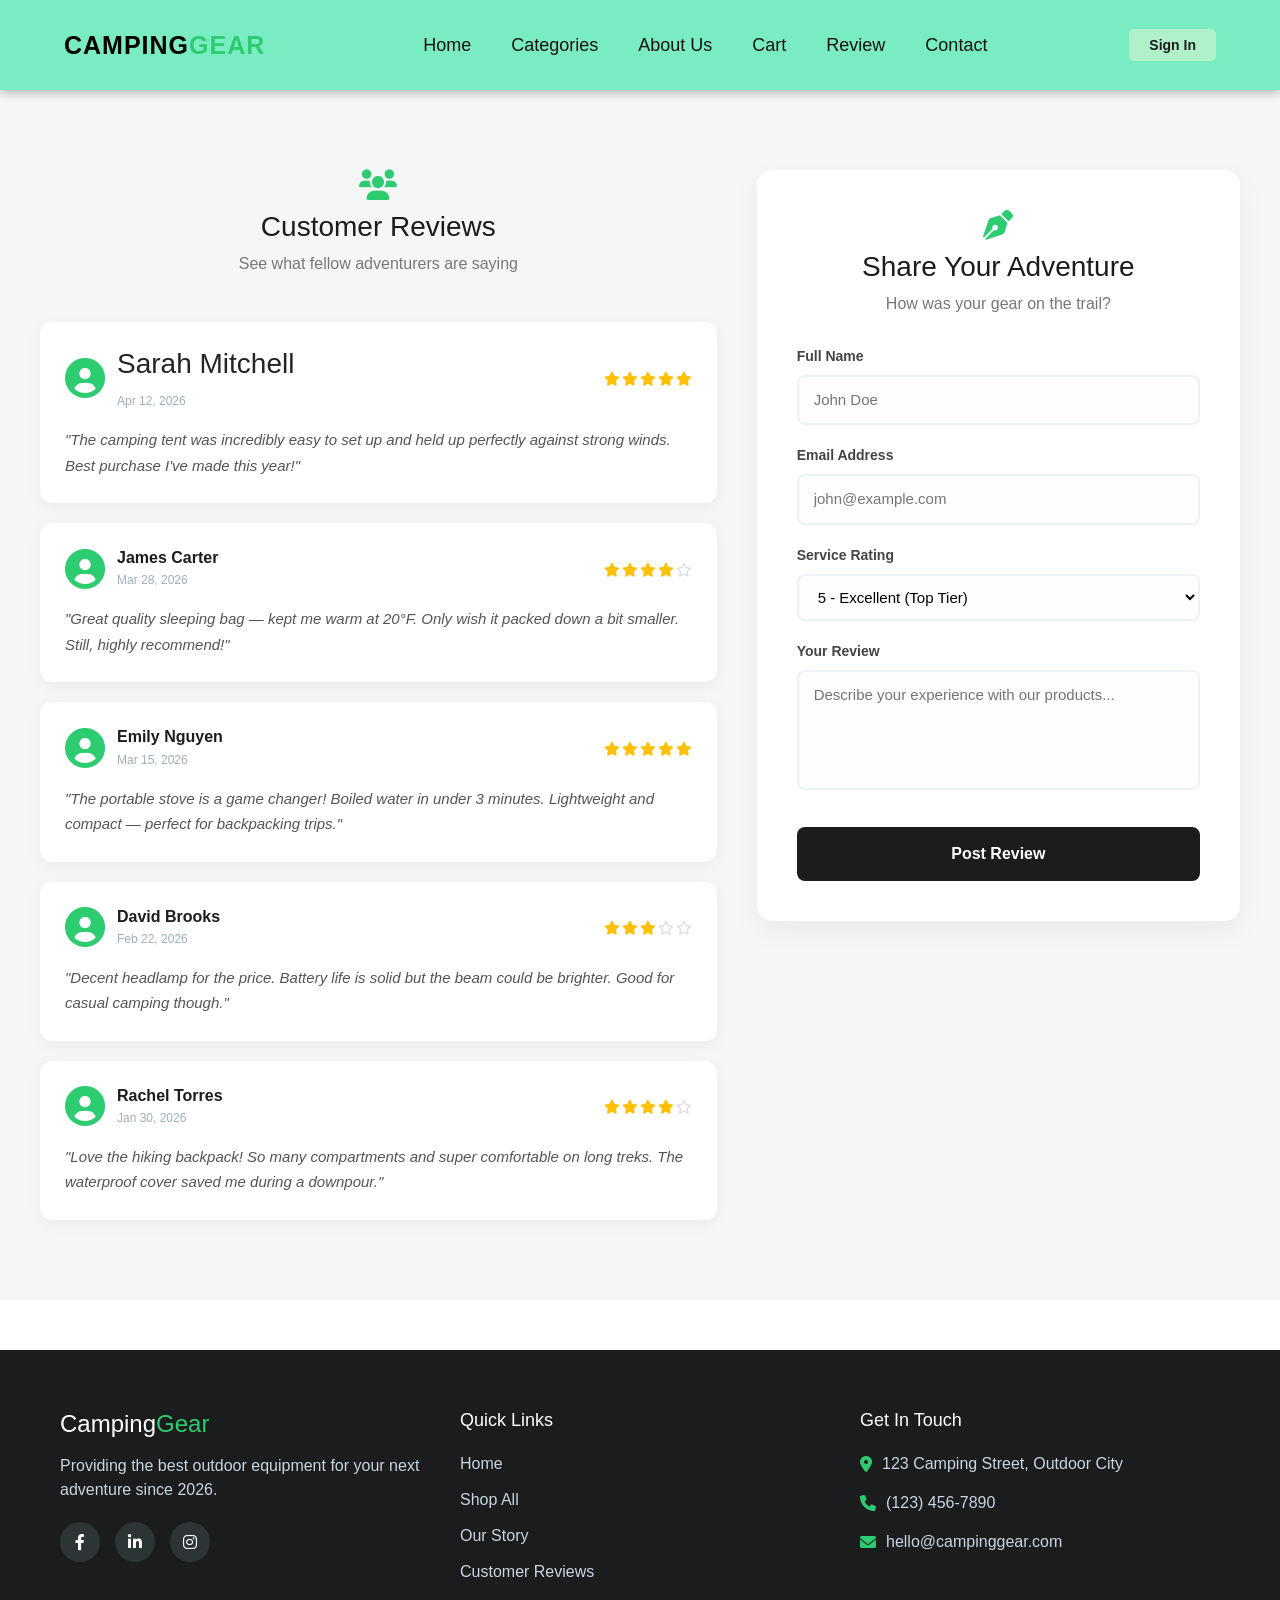
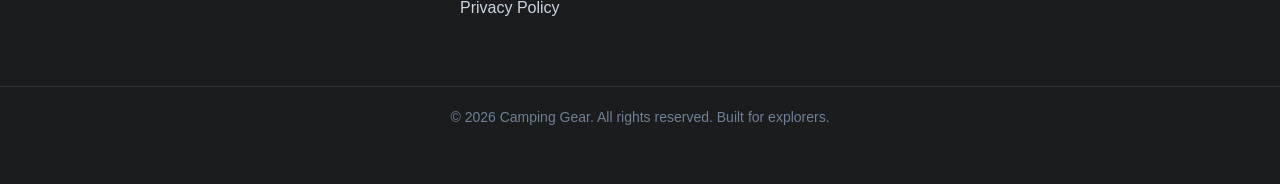
<file: Review.html>
<!DOCTYPE html>
<html lang="en">

<!-- <head>
    <meta charset="UTF-8">
    <meta name="viewport" content="width=device-width, initial-scale=1.0">
    <title>Reviews - Camping Products Sales</title>
    <link rel="stylesheet" href="https://cdnjs.cloudflare.com/ajax/libs/font-awesome/6.0.0/css/all.min.css">
    <link rel="stylesheet" href="style.css">
</head> -->
<head>
    <meta charset="UTF-8">
    <meta name="viewport" content="width=device-width, initial-scale=1.0">
    <title> Camping Products Sales</title>
    <link href="https://cdn.jsdelivr.net/npm/bootstrap@5.3.8/dist/css/bootstrap.min.css" rel="stylesheet"
        integrity="sha384-sRIl4kxILFvY47J16cr9ZwB07vP4J8+LH7qKQnuqkuIAvNWLzeN8tE5YBujZqJLB" crossorigin="anonymous">
    <link rel="stylesheet" href="https://cdnjs.cloudflare.com/ajax/libs/font-awesome/6.0.0/css/all.min.css">
    <link rel="stylesheet" href="style.css">
    <link rel="icon" type="image/jpg" href="images/Favions.jpg">

</head>
<body>
    <nav class="navbar">
        <div class="navbar-brand">
            <h3>Camping<span>Gear</span></h3>
        </div>
        <button class="navbar-toggle" onclick="this.parentElement.classList.toggle('nav-open')"
            aria-label="Toggle navigation">
            <i class="fas fa-bars"></i>
        </button>
        <ul class="navbar-links">
            <li><a href="index.html">Home</a></li>
            <li><a href="Categories.html">Categories</a></li>
            <li><a href="About.html">About Us</a></li>
            <li><a href="Cart.html">Cart</a></li>
            <li><a href="Review.html">Review</a></li>
            <li><a href="contact.html">Contact</a></li>
        </ul>
        <div class="navbar-actions">
            <a href="sign.html" class="btn-signin">Sign In</a>
        </div>
    </nav>
    <section class="review-page">
        <div class="review-layout">
            <!-- Left: User Reviews -->
            <div class="review-users">
                <div class="review-users-header">
                    <i class="fas fa-users"></i>
                    <h2>Customer Reviews</h2>
                    <p>See what fellow adventurers are saying</p>
                </div>

                <div class="user-review-card">
                    <div class="user-review-top">
                        <div class="user-avatar"><i class="fas fa-user-circle"></i></div>
                        <div class="user-info">
                            <h3>Sarah Mitchell</h3>
                            <span class="review-date">Apr 12, 2026</span>
                        </div>
                        <div class="user-rating">
                            <i class="fas fa-star"></i><i class="fas fa-star"></i><i class="fas fa-star"></i><i
                                class="fas fa-star"></i><i class="fas fa-star"></i>
                        </div>
                    </div>
                    <p class="user-review-text">"The camping tent was incredibly easy to set up and held up perfectly
                        against strong winds. Best purchase I've made this year!"</p>
                </div>

                <div class="user-review-card">
                    <div class="user-review-top">
                        <div class="user-avatar"><i class="fas fa-user-circle"></i></div>
                        <div class="user-info">
                            <h4>James Carter</h4>
                            <span class="review-date">Mar 28, 2026</span>
                        </div>
                        <div class="user-rating">
                            <i class="fas fa-star"></i><i class="fas fa-star"></i><i class="fas fa-star"></i><i
                                class="fas fa-star"></i><i class="far fa-star"></i>
                        </div>
                    </div>
                    <p class="user-review-text">"Great quality sleeping bag — kept me warm at 20°F. Only wish it packed
                        down a bit smaller. Still, highly recommend!"</p>
                </div>

                <div class="user-review-card">
                    <div class="user-review-top">
                        <div class="user-avatar"><i class="fas fa-user-circle"></i></div>
                        <div class="user-info">
                            <h4>Emily Nguyen</h4>
                            <span class="review-date">Mar 15, 2026</span>
                        </div>
                        <div class="user-rating">
                            <i class="fas fa-star"></i><i class="fas fa-star"></i><i class="fas fa-star"></i><i
                                class="fas fa-star"></i><i class="fas fa-star"></i>
                        </div>
                    </div>
                    <p class="user-review-text">"The portable stove is a game changer! Boiled water in under 3 minutes.
                        Lightweight and compact — perfect for backpacking trips."</p>
                </div>

                <div class="user-review-card">
                    <div class="user-review-top">
                        <div class="user-avatar"><i class="fas fa-user-circle"></i></div>
                        <div class="user-info">
                            <h4>David Brooks</h4>
                            <span class="review-date">Feb 22, 2026</span>
                        </div>
                        <div class="user-rating">
                            <i class="fas fa-star"></i><i class="fas fa-star"></i><i class="fas fa-star"></i><i
                                class="far fa-star"></i><i class="far fa-star"></i>
                        </div>
                    </div>
                    <p class="user-review-text">"Decent headlamp for the price. Battery life is solid but the beam could
                        be brighter. Good for casual camping though."</p>
                </div>

                <div class="user-review-card">
                    <div class="user-review-top">
                        <div class="user-avatar"><i class="fas fa-user-circle"></i></div>
                        <div class="user-info">
                            <h4>Rachel Torres</h4>
                            <span class="review-date">Jan 30, 2026</span>
                        </div>
                        <div class="user-rating">
                            <i class="fas fa-star"></i><i class="fas fa-star"></i><i class="fas fa-star"></i><i
                                class="fas fa-star"></i><i class="far fa-star"></i>
                        </div>
                    </div>
                    <p class="user-review-text">"Love the hiking backpack! So many compartments and super comfortable on
                        long treks. The waterproof cover saved me during a downpour."</p>
                </div>
            </div>

            <!-- Right: Review Form -->
            <div class="review-form-side">
                <div class="review-container">
                    <div class="review-card">
                        <div class="review-header">
                            <i class="fas fa-pen-nib"></i>
                            <h2>Share Your Adventure</h2>
                            <p>How was your gear on the trail?</p>
                        </div>

                        <form action="/submit-review" method="POST">
                            <div class="form-group">
                                <label for="name">Full Name</label>
                                <input type="text" id="name" name="name" placeholder="John Doe" required>
                            </div>

                            <div class="form-group">
                                <label for="email">Email Address</label>
                                <input type="email" id="email" name="email" placeholder="john@example.com" required>
                            </div>

                            <div class="form-group">
                                <label for="rating">Service Rating</label>
                                <div class="select-wrapper">
                                    <select id="rating" name="rating">
                                        <option value="5">5 - Excellent (Top Tier)</option>
                                        <option value="4">4 - Very Good</option>
                                        <option value="3">3 - Average</option>
                                        <option value="2">2 - Poor</option>
                                        <option value="1">1 - Terrible</option>
                                    </select>
                                </div>
                            </div>

                            <div class="form-group">
                                <label for="review">Your Review</label>
                                <textarea id="review" name="review"
                                    placeholder="Describe your experience with our products..."></textarea>
                            </div>

                            <button type="submit" class="btn-submit">Post Review</button>
                        </form>
                    </div>
                </div>
            </div>
        </div>
    </section>

    <footer class="footer">
        <div class="footer-container">
            <div class="footer-section">
                <h3 class="footer-logo">Camping<span>Gear</span></h3>
                <p>Providing the best outdoor equipment for your next adventure since 2026.</p>
                <div class="social-media">
                    <a href="https://www.facebook.com/" class="social-icon"><i class="fab fa-facebook-f"></i></a>
                    <a href="https://www.linkedin.com/" class="social-icon"><i class="fab fa-linkedin-in"></i></a>
                    <a href="https://www.instagram.com/" class="social-icon"><i class="fab fa-instagram"></i></a>
                </div>
            </div>

            <div class="footer-section">
                <h4>Quick Links</h4>
                <ul class="footer-links">
                    <li><a href="index.html">Home</a></li>
                    <li><a href="Categories.html">Shop All</a></li>
                    <li><a href="About.html">Our Story</a></li>
                    <li><a href="Review.html">Customer Reviews</a></li>
                    <li><a href="privacy-policy.html">Privacy Policy</a></li>
                </ul>
            </div>

            <div class="footer-section">
                <h4>Get In Touch</h4>
                <div class="contact-info">
                    <p><i class="fas fa-map-marker-alt"></i> 123 Camping Street, Outdoor City</p>
                    <p><i class="fas fa-phone"></i> (123) 456-7890</p>
                    <p><i class="fas fa-envelope"></i> hello@campinggear.com</p>
                </div>
            </div>
        </div>


        <div class="footer-bottom">
            <p>&copy; 2026 Camping Gear. All rights reserved. Built for explorers.</p>
        </div>
    </footer>
</body>

</html>
</file>
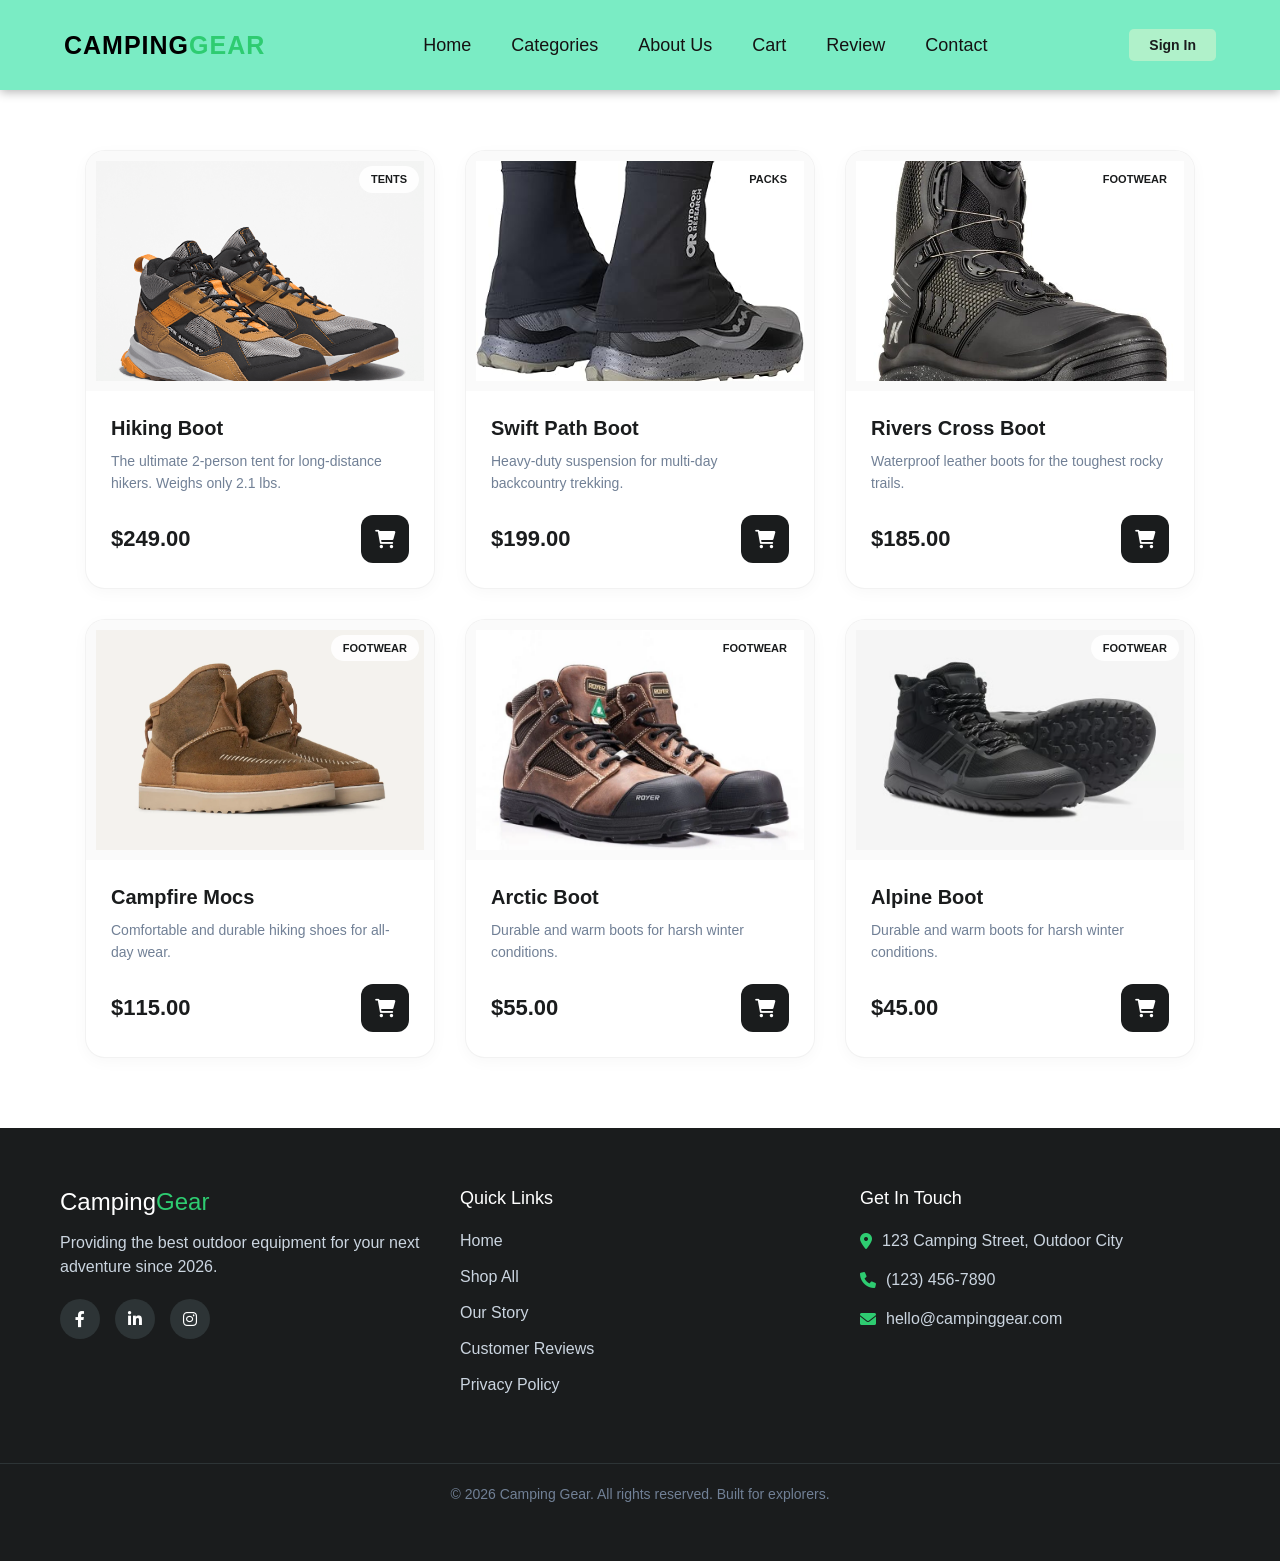
<file: shoes.html>
<!DOCTYPE html>
<html lang="en">

<!-- <head>
    <meta charset="UTF-8">
    <meta name="viewport" content="width=device-width, initial-scale=1.0">
    <title>Reviews - Camping Products Sales</title>
    <link rel="stylesheet" href="https://cdnjs.cloudflare.com/ajax/libs/font-awesome/6.0.0/css/all.min.css">
    <link rel="stylesheet" href="style.css">
</head> -->

<head>
    <meta charset="UTF-8">
    <meta name="viewport" content="width=device-width, initial-scale=1.0">
    <title> Camping Products Sales</title>
    <link href="https://cdn.jsdelivr.net/npm/bootstrap@5.3.8/dist/css/bootstrap.min.css" rel="stylesheet"
        integrity="sha384-sRIl4kxILFvY47J16cr9ZwB07vP4J8+LH7qKQnuqkuIAvNWLzeN8tE5YBujZqJLB" crossorigin="anonymous">
    <link rel="stylesheet" href="https://cdnjs.cloudflare.com/ajax/libs/font-awesome/6.0.0/css/all.min.css">
    <link rel="stylesheet" href="style.css">
    <link rel="icon" type="image/jpg" href="images/Favions.jpg">

</head>

<body>
    <nav class="navbar">
        <div class="navbar-brand">
            <h3>Camping<span>Gear</span></h3>
        </div>
        <button class="navbar-toggle" onclick="this.parentElement.classList.toggle('nav-open')"
            aria-label="Toggle navigation">
            <i class="fas fa-bars"></i>
        </button>
        <ul class="navbar-links">
            <li><a href="index.html">Home</a></li>
            <li><a href="Categories.html">Categories</a></li>
            <li><a href="About.html">About Us</a></li>
            <li><a href="Cart.html">Cart</a></li>
            <li><a href="Review.html">Review</a></li>
            <li><a href="contact.html">Contact</a></li>
        </ul>
        <div class="navbar-actions">
            <a href="sign.html" class="btn-signin">Sign In</a>
        </div>
    </nav>
    <section class="featured-products">

        <div class="product-grid">
            <div class="product-card">
                <div class="image-container">
                    <img src="images/Hikerboot.png" alt="CloudWalker">
                    <span class="category-tag">Tents</span>
                </div>
                <div class="product-body">
                    <h3>Hiking Boot</h3>
                    <p class="product-desc">The ultimate 2-person tent for long-distance hikers. Weighs only 2.1 lbs.
                    </p>
                    <div class="product-action-row">
                        <span class="current-price">$249.00</span>
                        <button class="cart-icon-btn"
                            onclick="addToCart('CloudWalker', '249.00', 'images/Hikerboot.png')">
                            <i class="fas fa-shopping-cart"></i>
                        </button>
                    </div>
                </div>
            </div>

            <div class="product-card">
                <div class="image-container">
                    <img src="images/Swift-pathboot.jpg" alt="Vanguard 65">
                    <span class="category-tag">Packs</span>
                </div>
                <div class="product-body">
                    <h3>Swift Path Boot</h3>
                    <p class="product-desc">Heavy-duty suspension for multi-day backcountry trekking.</p>
                    <div class="product-action-row">
                        <span class="current-price">$199.00</span>
                        <button class="cart-icon-btn"
                            onclick="addToCart('Swift Path Boot', '199.00', 'images/Swift-pathboot.jpg')">
                            <i class="fas fa-shopping-cart"></i>
                        </button>
                    </div>
                </div>
            </div>

            <div class="product-card">
                <div class="image-container">
                    <img src="images/Rivers-cross-boot.jpg" alt="Rivers Cross Boot">
                    <span class="category-tag">Footwear</span>
                </div>
                <div class="product-body">
                    <h3>Rivers Cross Boot</h3>
                    <p class="product-desc">Waterproof leather boots for the toughest rocky trails.</p>
                    <div class="product-action-row">
                        <span class="current-price">$185.00</span>
                        <button class="cart-icon-btn"
                            onclick="addToCart('Rivers Cross Boot', '185.00', 'images/Rivers-cross-boot.jpg')">
                            <i class="fas fa-shopping-cart"></i>
                        </button>
                    </div>
                </div>
            </div>

            <div class="product-card">
                <div class="image-container">
                    <img src="images/CampfireMocsboot.webp" alt="Campfire Mocs">
                    <span class="category-tag">Footwear</span>
                </div>
                <div class="product-body">
                    <h3>Campfire Mocs</h3>
                    <p class="product-desc">Comfortable and durable hiking shoes for all-day wear.</p>
                    <div class="product-action-row">
                        <span class="current-price">$115.00</span>
                        <button class="cart-icon-btn"
                            onclick="addToCart('Campfire Mocs', '115.00', 'images/CampfireMocsboot.webp')">
                            <i class="fas fa-shopping-cart"></i>
                        </button>
                    </div>
                </div>
            </div>

            <div class="product-card">
                <div class="image-container">
                    <img src="images/Articboot.webp" alt="Arctic Boot">
                    <span class="category-tag">Footwear</span>
                </div>
                <div class="product-body">
                    <h3>Arctic Boot</h3>
                    <p class="product-desc">Durable and warm boots for harsh winter conditions.</p>
                    <div class="product-action-row">
                        <span class="current-price">$55.00</span>
                        <button class="cart-icon-btn"
                            onclick="addToCart('Arctic Boot', '55.00', 'images/Articboot.webp')">
                            <i class="fas fa-shopping-cart"></i>
                        </button>
                    </div>
                </div>
            </div>

            <div class="product-card">
                <div class="image-container">
                    <img src="images/AlphineBoot.avif" alt="Alpine Boot">
                    <span class="category-tag">Footwear</span>
                </div>
                <div class="product-body">
                    <h3>Alpine Boot</h3>
                    <p class="product-desc">Durable and warm boots for harsh winter conditions.</p>
                    <div class="product-action-row">
                        <span class="current-price">$45.00</span>
                        <button class="cart-icon-btn"
                            onclick="addToCart('Alpine Boot', '45.00', 'images/AlphineBoot.avif')">
                            <i class="fas fa-shopping-cart"></i>
                        </button>
                    </div>
                </div>
            </div>

            <!-- <div class="product-card">
                <div class="image-container">
                    <img src="images/bed2.webp" alt="Arctic Down">
                    <span class="category-tag">Sleeping</span>
                </div>
                <div class="product-body">
                    <h3>Arctic Down 0°F Bag</h3>
                    <p class="product-desc">Premium 800-fill down for sub-zero alpine adventures.</p>
                    <div class="product-action-row">
                        <span class="current-price">$320.00</span>
                        <button class="cart-icon-btn" onclick="addToCart('Arctic Down', '320.00', 'images/bed2.webp')">
                            <i class="fas fa-shopping-cart"></i>
                        </button>
                    </div>
                </div>
            </div> -->

            <!-- <div class="product-card">
                <div class="image-container">
                    <img src="images/Trek1.webp" alt="Insulated Flask">
                    <span class="category-tag">Hydration</span>
                </div>
                <div class="product-body">
                    <h3>Thermo-Trek 32oz</h3>
                    <p class="product-desc">Double-wall vacuum insulation keeps ice cold for 48 hours.</p>
                    <div class="product-action-row">
                        <span class="current-price">$34.00</span>
                        <button class="cart-icon-btn" onclick="addToCart('Thermo-Trek', '34.00', 'images/Trek1.webp')">
                            <i class="fas fa-shopping-cart"></i>
                        </button>
                    </div>
                </div>
            </div> -->

            <!-- <div class="product-card">
                <div class="image-container">
                    <img src="images/Compass.jpeg" alt="Pathfinder">
                    <span class="category-tag">Nav</span>
                </div>
                <div class="product-body">
                    <h3>Pathfinder Pro Compass</h3>
                    <p class="product-desc">Liquid-filled sighting compass for expert navigation.</p>
                    <div class="product-action-row">
                        <span class="current-price">$28.00</span>
                        <button class="cart-icon-btn"
                            onclick="addToCart('Pathfinder Pro', '28.00', 'images/Compass.jpeg')">
                            <i class="fas fa-shopping-cart"></i>
                        </button>
                    </div>
                </div>
            </div> -->

            <!-- <div class="product-card">
                <div class="image-container">
                    <img src="images/pillow.jpg" alt="Neck pillow">
                    <span class="category-tag">Sleep</span>
                </div>
                <div class="product-body">
                    <h3>Neck pillow</h3>
                    <p class="product-desc">Comfortable neck pillow for a good night's sleep.</p>
                    <div class="product-action-row">
                        <span class="current-price">$28.00</span>
                        <button class="cart-icon-btn" onclick="addToCart('Neck pillow', '28.00', 'images/pillow.jpg')">
                            <i class="fas fa-shopping-cart"></i>
                        </button>
                    </div>
                </div>
            </div> -->

            <!-- <div class="product-card">
                <div class="image-container">
                    <img src="images/solarlamps.png" alt="Volt-Max 300">
                    <span class="category-tag">Electronics</span>
                </div>
                <div class="product-body">
                    <div class="rating-row">

                    </div>
                    <h3>Volt-Max 300W Power Station</h3>
                    <p class="product-desc">Silent, portable power for your phones, laptops, and drones. Fast solar
                        recharging.</p>
                    <div class="product-action-row">
                        <div class="price-stack">
                            <span class="old-price">$350</span>
                            <span class="current-price">$299.00</span>
                        </div>
                        <button class="cart-icon-btn"
                            onclick="addToCart('Volt-Max 300', '299.00', 'images/solarlamps.png')">
                            <i class="fas fa-shopping-cart"></i>
                        </button>
                    </div>
                </div>
            </div> -->

            <!-- <div class="product-card">
                <div class="image-container">
                    <img src="images/aidkit.webp" alt="Wild-Rescue Kit">
                    <span class="category-tag">Safety</span>
                </div>
                <div class="product-body">
                    <div class="rating-row"> -->

                    <!-- </div>
                    <h3>Wild-Rescue Medical Kit</h3>
                    <p class="product-desc">Comprehensive 150-piece medical set in a waterproof, ripstop nylon bag.</p>
                    <div class="product-action-row">
                        <div class="price-stack">
                            <span class="current-price">$45.00</span>
                        </div>
                        <button class="cart-icon-btn"
                            onclick="addToCart('Wild-Rescue Kit', '45.00', 'images/first-aid.jpg')">
                            <i class="fas fa-shopping-cart"></i>
                        </button>
                    </div>
                </div>
            </div> -->

        </div>
    </section>


    <footer class="footer">
        <div class="footer-container">
            <div class="footer-section">
                <h3 class="footer-logo">Camping<span>Gear</span></h3>
                <p>Providing the best outdoor equipment for your next adventure since 2026.</p>
                <div class="social-media">
                    <a href="https://www.facebook.com/" class="social-icon"><i class="fab fa-facebook-f"></i></a>
                    <a href="https://www.linkedin.com/" class="social-icon"><i class="fab fa-linkedin-in"></i></a>
                    <a href="https://www.instagram.com/" class="social-icon"><i class="fab fa-instagram"></i></a>
                </div>
            </div>

            <div class="footer-section">
                <h4>Quick Links</h4>
                <ul class="footer-links">
                    <li><a href="index.html">Home</a></li>
                    <li><a href="Categories.html">Shop All</a></li>
                    <li><a href="About.html">Our Story</a></li>
                    <li><a href="Review.html">Customer Reviews</a></li>
                    <li><a href="privacy-policy.html">Privacy Policy</a></li>
                </ul>
            </div>

            <div class="footer-section">
                <h4>Get In Touch</h4>
                <div class="contact-info">
                    <p><i class="fas fa-map-marker-alt"></i> 123 Camping Street, Outdoor City</p>
                    <p><i class="fas fa-phone"></i> (123) 456-7890</p>
                    <p><i class="fas fa-envelope"></i> hello@campinggear.com</p>
                </div>
            </div>
        </div>

        <div class="footer-bottom">
            <p>&copy; 2026 Camping Gear. All rights reserved. Built for explorers.</p>
        </div>
    </footer>
    <script src="cart.js"></script>
</body>

</html>
</file>
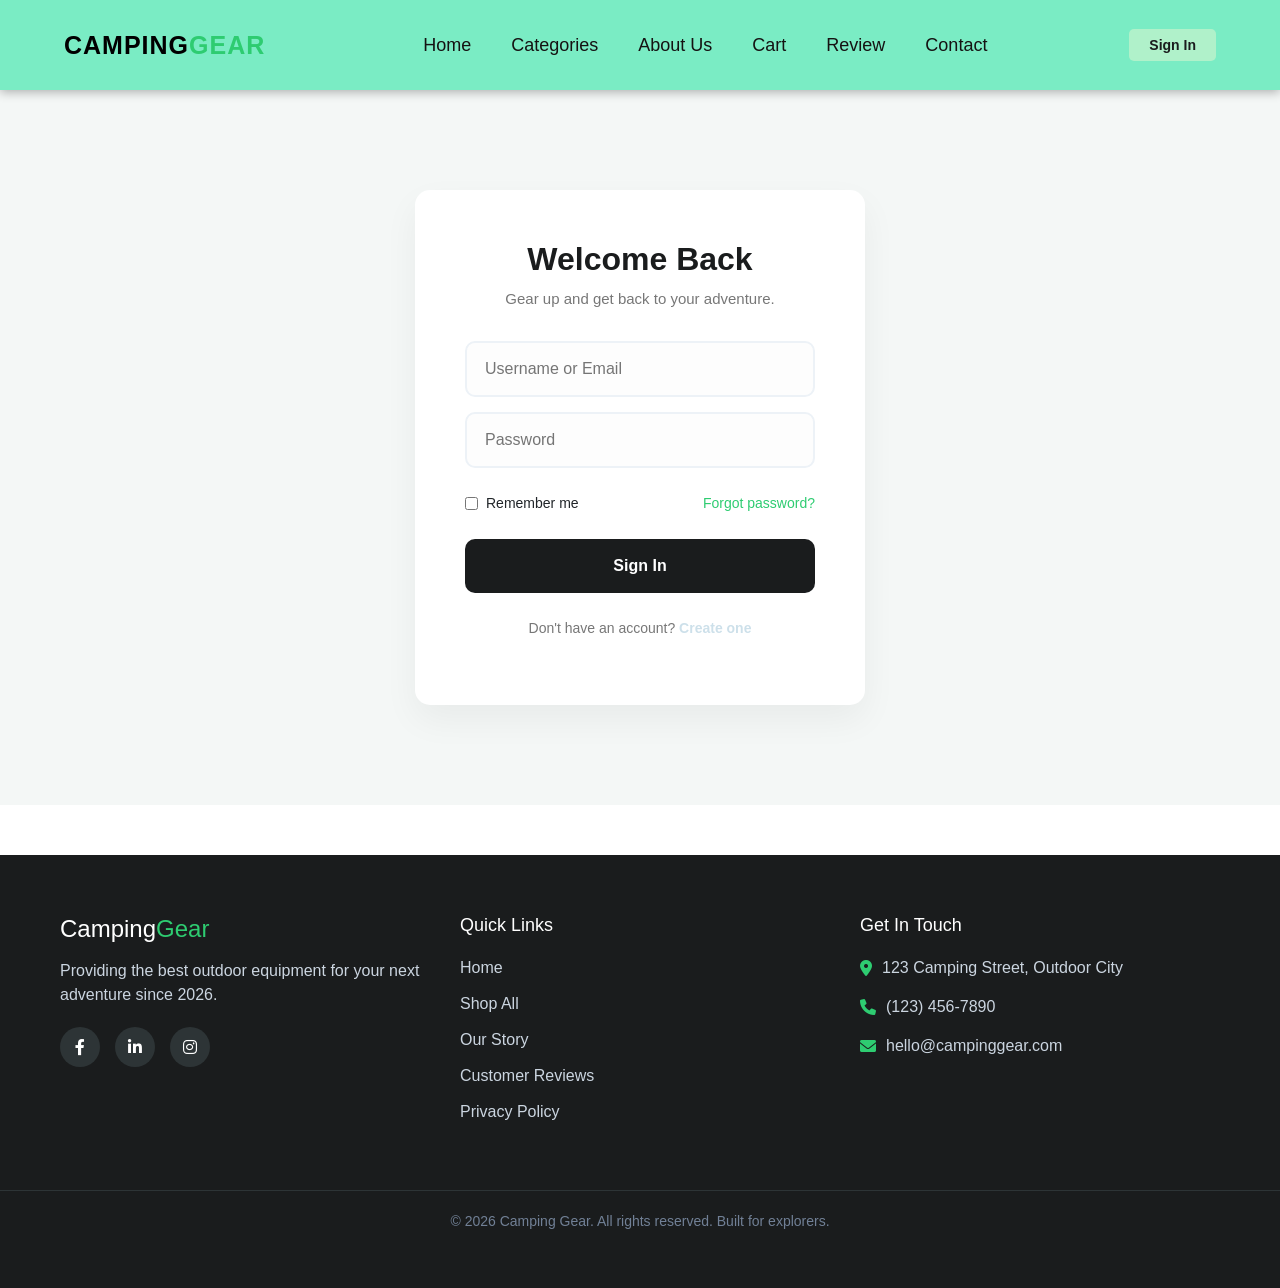
<file: sign.html>
<!DOCTYPE html>
<html lang="en">

<!-- <head>
    <meta charset="UTF-8">
    <meta name="viewport" content="width=device-width, initial-scale=1.0">
    <title>Document</title>
    <link rel="stylesheet" href="style.css">
    <link rel="stylesheet" href="https://cdnjs.cloudflare.com/ajax/libs/font-awesome/6.0.0/css/all.min.css">
</head> -->

<head>
    <meta charset="UTF-8">
    <meta name="viewport" content="width=device-width, initial-scale=1.0">
    <title> Camping Products Sales</title>
    <link href="https://cdn.jsdelivr.net/npm/bootstrap@5.3.8/dist/css/bootstrap.min.css" rel="stylesheet"
        integrity="sha384-sRIl4kxILFvY47J16cr9ZwB07vP4J8+LH7qKQnuqkuIAvNWLzeN8tE5YBujZqJLB" crossorigin="anonymous">
    <link rel="stylesheet" href="https://cdnjs.cloudflare.com/ajax/libs/font-awesome/6.0.0/css/all.min.css">
    <link rel="stylesheet" href="style.css">
    <link rel="icon" type="image/jpg" href="images/Favions.jpg">

</head>

<body>
    <nav class="navbar">
        <div class="navbar-brand">
            <h3>Camping<span>Gear</span></h3>
        </div>
        <button class="navbar-toggle" onclick="this.parentElement.classList.toggle('nav-open')"
            aria-label="Toggle navigation">
            <i class="fas fa-bars"></i>
        </button>
        <ul class="navbar-links">
            <li><a href="index.html">Home</a></li>
            <li><a href="Categories.html">Categories</a></li>
            <li><a href="About.html">About Us</a></li>
            <li><a href="Cart.html">Cart</a></li>
            <li><a href="Review.html">Review</a></li>
            <li><a href="contact.html">Contact</a></li>
        </ul>
        <div class="navbar-actions">
            <a href="sign.html" class="btn-signin">Sign In</a>
        </div>
    </nav>
    <section class="login-wrapper">
        <div class="login-container">
            <div class="login-header">
                <h2>Welcome Back</h2>
                <p>Gear up and get back to your adventure.</p>
            </div>

            <form class="login-form" method="get">
                <div class="input-group">
                    <input type="text" placeholder="Username or Email" required>
                </div>

                <div class="input-group">
                    <input type="password" placeholder="Password" required>
                </div>

                <div class="options">
                    <div class="checkbox-modified">
                        <input type="checkbox" id="remember">
                        <label for="remember">Remember me</label>
                    </div>
                    <a href="#" class="forgot-link">Forgot password?</a>
                </div>

                <button type="submit" class="btn-signin-full">Sign In</button>

                <p class="signup-prompt">Don't have an account? <a href="#">Create one</a></p>
            </form>
        </div>
    </section>
    <footer class="footer">
        <div class="footer-container">
            <div class="footer-section">
                <h3 class="footer-logo">Camping<span>Gear</span></h3>
                <p>Providing the best outdoor equipment for your next adventure since 2026.</p>
                <div class="social-media">
                    <a href="https://www.facebook.com/" class="social-icon"><i class="fab fa-facebook-f"></i></a>
                    <a href="https://www.linkedin.com/" class="social-icon"><i class="fab fa-linkedin-in"></i></a>
                    <a href="https://www.instagram.com/" class="social-icon"><i class="fab fa-instagram"></i></a>
                </div>
            </div>

            <div class="footer-section">
                <h4>Quick Links</h4>
                <ul class="footer-links">
                    <li><a href="index.html">Home</a></li>
                    <li><a href="Categories.html">Shop All</a></li>
                    <li><a href="About.html">Our Story</a></li>
                    <li><a href="Review.html">Customer Reviews</a></li>
                    <li><a href="privacy-policy.html">Privacy Policy</a></li>
                </ul>
            </div>

            <div class="footer-section">
                <h4>Get In Touch</h4>
                <div class="contact-info">
                    <p><i class="fas fa-map-marker-alt"></i> 123 Camping Street, Outdoor City</p>
                    <p><i class="fas fa-phone"></i> (123) 456-7890</p>
                    <p><i class="fas fa-envelope"></i> hello@campinggear.com</p>
                </div>
            </div>
        </div>

        <div class="footer-bottom">
            <p>&copy; 2026 Camping Gear. All rights reserved. Built for explorers.</p>
        </div>
    </footer>

</body>

</html>
</file>
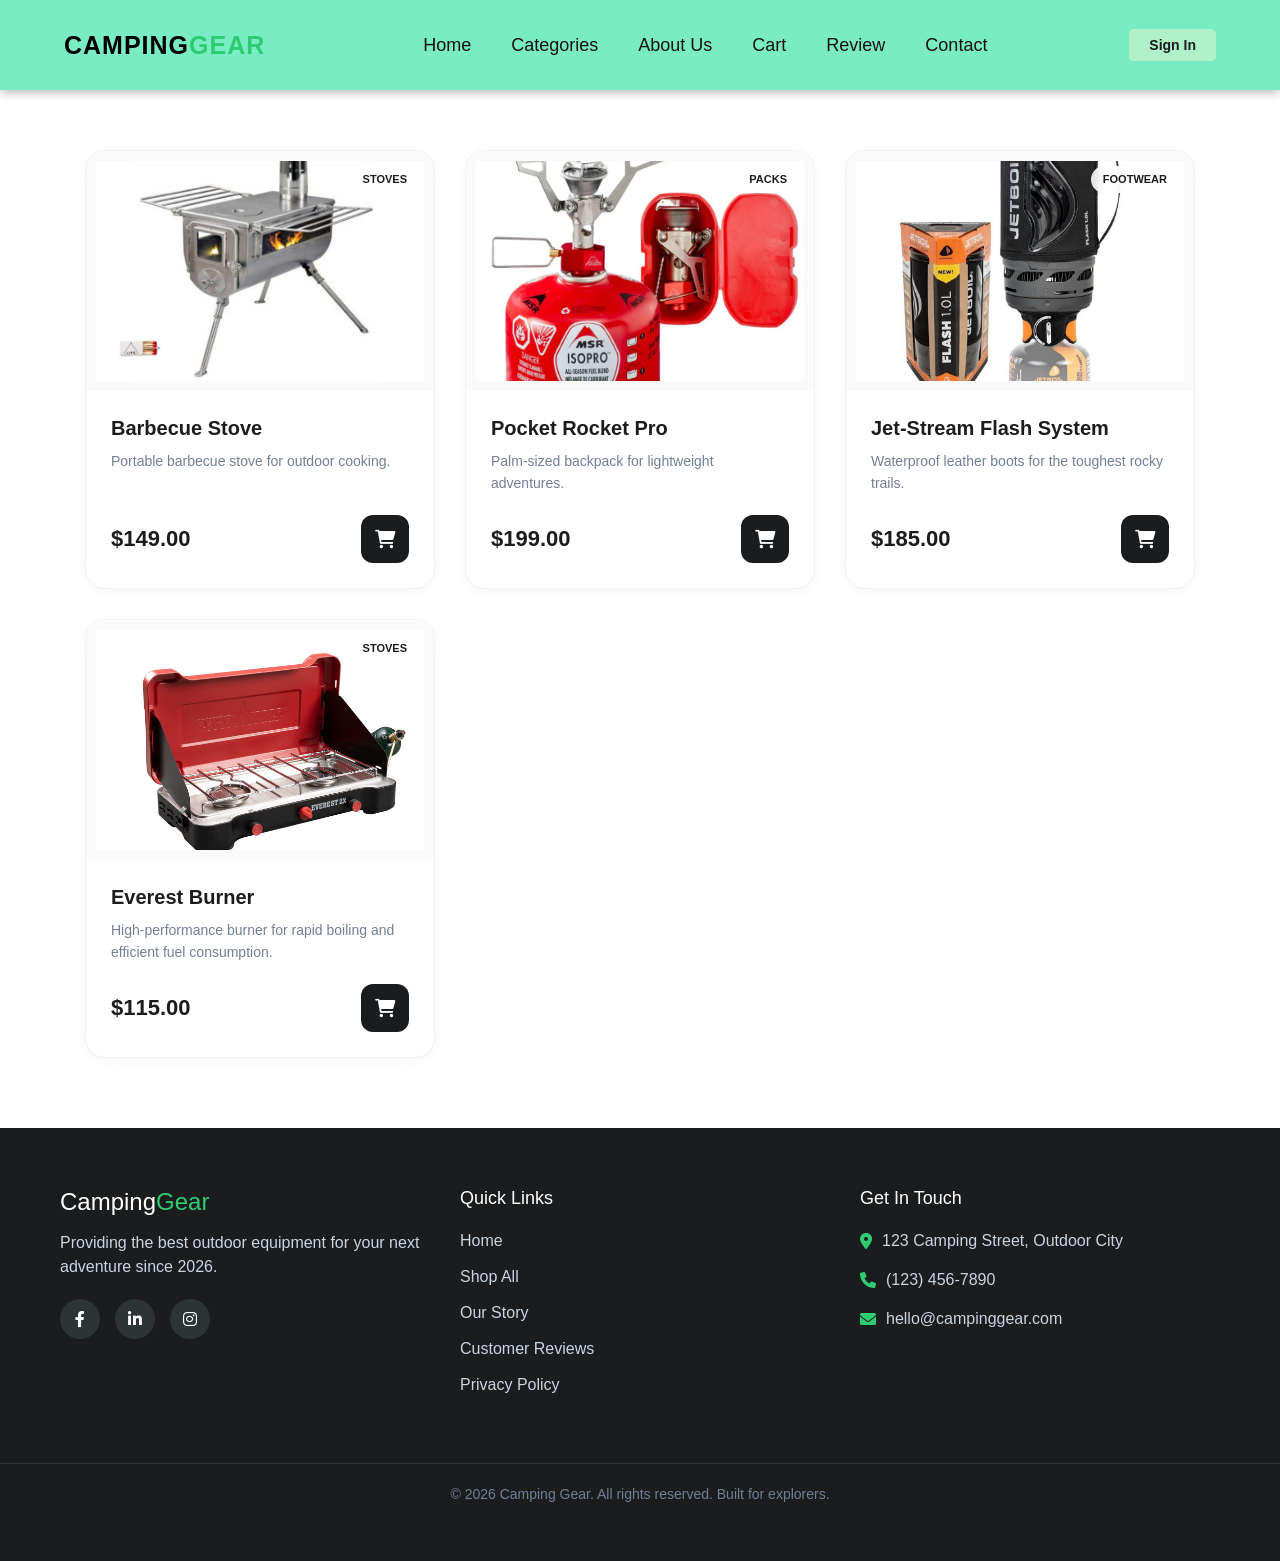
<file: stoves.html>
<!DOCTYPE html>
<html lang="en">

<!-- <head>
    <meta charset="UTF-8">
    <meta name="viewport" content="width=device-width, initial-scale=1.0">
    <title>Reviews - Camping Products Sales</title>
    <link rel="stylesheet" href="https://cdnjs.cloudflare.com/ajax/libs/font-awesome/6.0.0/css/all.min.css">
    <link rel="stylesheet" href="style.css">
</head> -->

<head>
    <meta charset="UTF-8">
    <meta name="viewport" content="width=device-width, initial-scale=1.0">
    <title> Camping Products Sales</title>
    <link href="https://cdn.jsdelivr.net/npm/bootstrap@5.3.8/dist/css/bootstrap.min.css" rel="stylesheet"
        integrity="sha384-sRIl4kxILFvY47J16cr9ZwB07vP4J8+LH7qKQnuqkuIAvNWLzeN8tE5YBujZqJLB" crossorigin="anonymous">
    <link rel="stylesheet" href="https://cdnjs.cloudflare.com/ajax/libs/font-awesome/6.0.0/css/all.min.css">
    <link rel="stylesheet" href="style.css">
    <link rel="icon" type="image/jpg" href="images/Favions.jpg">

</head>

<body>
    <nav class="navbar">
        <div class="navbar-brand">
            <h3>Camping<span>Gear</span></h3>
        </div>
        <button class="navbar-toggle" onclick="this.parentElement.classList.toggle('nav-open')"
            aria-label="Toggle navigation">
            <i class="fas fa-bars"></i>
        </button>
        <ul class="navbar-links">
            <li><a href="index.html">Home</a></li>
            <li><a href="Categories.html">Categories</a></li>
            <li><a href="About.html">About Us</a></li>
            <li><a href="Cart.html">Cart</a></li>
            <li><a href="Review.html">Review</a></li>
            <li><a href="contact.html">Contact</a></li>
        </ul>
        <div class="navbar-actions">
            <a href="sign.html" class="btn-signin">Sign In</a>
        </div>
    </nav>
    <section class="featured-products">

        <div class="product-grid">
            <div class="product-card">
                <div class="image-container">
                    <img src="images/Barbecue Stove.webp" alt="Barbecue Stove">
                    <span class="category-tag">Stoves</span>
                </div>
                <div class="product-body">
                    <h3>Barbecue Stove</h3>
                    <p class="product-desc">Portable barbecue stove for outdoor cooking.</p>
                    <div class="product-action-row">
                        <span class="current-price">$149.00</span>
                        <button class="cart-icon-btn"
                            onclick="addToCart('Barbecue Stove', '149.00', 'images/Barbecue Stove.webp')">
                            <i class="fas fa-shopping-cart"></i>
                        </button>
                    </div>
                </div>
            </div>

            <div class="product-card">
                <div class="image-container">
                    <img src="images/Pocket Rocket Pro.webp" alt="Vanguard 65">
                    <span class="category-tag">Packs</span>
                </div>
                <div class="product-body">
                    <h3>Pocket Rocket Pro</h3>
                    <p class="product-desc">Palm-sized backpack for lightweight adventures.</p>
                    <div class="product-action-row">
                        <span class="current-price">$199.00</span>
                        <button class="cart-icon-btn"
                            onclick="addToCart('Pocket Rocket Pro', '199.00', 'images/Pocket Rocket Pro.webp')">
                            <i class="fas fa-shopping-cart"></i>
                        </button>
                    </div>
                </div>
            </div>

            <div class="product-card">
                <div class="image-container">
                    <img src="images/JetBoilFlash.webp" alt="Summit Hiker">
                    <span class="category-tag">Footwear</span>
                </div>
                <div class="product-body">
                    <h3>Jet-Stream Flash System</h3>
                    <p class="product-desc">Waterproof leather boots for the toughest rocky trails.</p>
                    <div class="product-action-row">
                        <span class="current-price">$185.00</span>
                        <button class="cart-icon-btn"
                            onclick="addToCart('Jet-Stream Flash System', '185.00', 'images/JetBoilFlash.webp')">
                            <i class="fas fa-shopping-cart"></i>
                        </button>
                    </div>
                </div>
            </div>

            <div class="product-card">
                <div class="image-container">
                    <img src="images/Everest Burner.jpg" alt="Everest Burner">
                    <span class="category-tag">Stoves</span>
                </div>
                <div class="product-body">
                    <h3>Everest Burner</h3>
                    <p class="product-desc">High-performance burner for rapid boiling and efficient fuel consumption.</p>
                    <div class="product-action-row">
                        <span class="current-price">$115.00</span>
                        <button class="cart-icon-btn"
                            onclick="addToCart('Everest Burner', '115.00', 'images/Everest Burner.jpg')">
                            <i class="fas fa-shopping-cart"></i>
                        </button>
                    </div>
                </div>
            </div>
<!-- 
            <div class="product-card">
                <div class="image-container">
                    <img src="images/Headlamp.jpg" alt="HeadLamp Pro">
                    <span class="category-tag">Lighting</span>
                </div>
                <div class="product-body">
                    <h3>HeadLamp Pro</h3>
                    <p class="product-desc">1200 lumen headlamp with gesture-sensing and red light.</p>
                    <div class="product-action-row">
                        <span class="current-price">$55.00</span>
                        <button class="cart-icon-btn"
                            onclick="addToCart('HeadLamp Pro', '55.00', 'images/Headlamp.jpg')">
                            <i class="fas fa-shopping-cart"></i>
                        </button>
                    </div>
                </div>
            </div>

            <div class="product-card">
                <div class="image-container">
                    <img src="images/Titantool.jpg" alt="Titan Tool">
                    <span class="category-tag">Gear</span>
                </div>
                <div class="product-body">
                    <h3>Titan 18-in-1 Tool</h3>
                    <p class="product-desc">Heavy-duty stainless steel survival tool for any emergency.</p>
                    <div class="product-action-row">
                        <span class="current-price">$45.00</span>
                        <button class="cart-icon-btn"
                            onclick="addToCart('Titan Tool', '45.00', 'images/Titantool.jpg')">
                            <i class="fas fa-shopping-cart"></i>
                        </button>
                    </div>
                </div>
            </div>

            <div class="product-card">
                <div class="image-container">
                    <img src="images/bed2.webp" alt="Arctic Down">
                    <span class="category-tag">Sleeping</span>
                </div>
                <div class="product-body">
                    <h3>Arctic Down 0°F Bag</h3>
                    <p class="product-desc">Premium 800-fill down for sub-zero alpine adventures.</p>
                    <div class="product-action-row">
                        <span class="current-price">$320.00</span>
                        <button class="cart-icon-btn" onclick="addToCart('Arctic Down', '320.00', 'images/bed2.webp')">
                            <i class="fas fa-shopping-cart"></i>
                        </button>
                    </div>
                </div>
            </div>

            <div class="product-card">
                <div class="image-container">
                    <img src="images/Trek1.webp" alt="Insulated Flask">
                    <span class="category-tag">Hydration</span>
                </div>
                <div class="product-body">
                    <h3>Thermo-Trek 32oz</h3>
                    <p class="product-desc">Double-wall vacuum insulation keeps ice cold for 48 hours.</p>
                    <div class="product-action-row">
                        <span class="current-price">$34.00</span>
                        <button class="cart-icon-btn" onclick="addToCart('Thermo-Trek', '34.00', 'images/Trek1.webp')">
                            <i class="fas fa-shopping-cart"></i>
                        </button>
                    </div>
                </div>
            </div>

            <div class="product-card">
                <div class="image-container">
                    <img src="images/Compass.jpeg" alt="Pathfinder">
                    <span class="category-tag">Nav</span>
                </div>
                <div class="product-body">
                    <h3>Pathfinder Pro Compass</h3>
                    <p class="product-desc">Liquid-filled sighting compass for expert navigation.</p>
                    <div class="product-action-row">
                        <span class="current-price">$28.00</span>
                        <button class="cart-icon-btn"
                            onclick="addToCart('Pathfinder Pro', '28.00', 'images/Compass.jpeg')">
                            <i class="fas fa-shopping-cart"></i>
                        </button>
                    </div>
                </div>
            </div>

            <div class="product-card">
                <div class="image-container">
                    <img src="images/pillow.jpg" alt="Neck pillow">
                    <span class="category-tag">Sleep</span>
                </div>
                <div class="product-body">
                    <h3>Neck pillow</h3>
                    <p class="product-desc">Comfortable neck pillow for a good night's sleep.</p>
                    <div class="product-action-row">
                        <span class="current-price">$28.00</span>
                        <button class="cart-icon-btn" onclick="addToCart('Neck pillow', '28.00', 'images/pillow.jpg')">
                            <i class="fas fa-shopping-cart"></i>
                        </button>
                    </div>
                </div>
            </div>

            <div class="product-card">
                <div class="image-container">
                    <img src="images/solarlamps.png" alt="Volt-Max 300">
                    <span class="category-tag">Electronics</span>
                </div>
                <div class="product-body">
                    <div class="rating-row">

                    </div>
                    <h3>Volt-Max 300W Power Station</h3>
                    <p class="product-desc">Silent, portable power for your phones, laptops, and drones. Fast solar
                        recharging.</p>
                    <div class="product-action-row">
                        <div class="price-stack">
                            <span class="old-price">$350</span>
                            <span class="current-price">$299.00</span>
                        </div>
                        <button class="cart-icon-btn"
                            onclick="addToCart('Volt-Max 300', '299.00', 'images/solarlamps.png')">
                            <i class="fas fa-shopping-cart"></i>
                        </button>
                    </div>
                </div>
            </div>

            <div class="product-card">
                <div class="image-container">
                    <img src="images/aidkit.webp" alt="Wild-Rescue Kit">
                    <span class="category-tag">Safety</span>
                </div>
                <div class="product-body">
                    <div class="rating-row">

                    </div>
                    <h3>Wild-Rescue Medical Kit</h3>
                    <p class="product-desc">Comprehensive 150-piece medical set in a waterproof, ripstop nylon bag.</p>
                    <div class="product-action-row">
                        <div class="price-stack">
                            <span class="current-price">$45.00</span>
                        </div>
                        <button class="cart-icon-btn"
                            onclick="addToCart('Wild-Rescue Kit', '45.00', 'images/first-aid.jpg')">
                            <i class="fas fa-shopping-cart"></i>
                        </button>
                    </div>
                </div>
            </div> -->

        </div>
    </section>


    <footer class="footer">
        <div class="footer-container">
            <div class="footer-section">
                <h3 class="footer-logo">Camping<span>Gear</span></h3>
                <p>Providing the best outdoor equipment for your next adventure since 2026.</p>
                <div class="social-media">
                    <a href="https://www.facebook.com/" class="social-icon"><i class="fab fa-facebook-f"></i></a>
                    <a href="https://www.linkedin.com/" class="social-icon"><i class="fab fa-linkedin-in"></i></a>
                    <a href="https://www.instagram.com/" class="social-icon"><i class="fab fa-instagram"></i></a>
                </div>
            </div>

            <div class="footer-section">
                <h4>Quick Links</h4>
                <ul class="footer-links">
                    <li><a href="index.html">Home</a></li>
                    <li><a href="Categories.html">Shop All</a></li>
                    <li><a href="About.html">Our Story</a></li>
                    <li><a href="Review.html">Customer Reviews</a></li>
                    <li><a href="privacy-policy.html">Privacy Policy</a></li>
                </ul>
            </div>

            <div class="footer-section">
                <h4>Get In Touch</h4>
                <div class="contact-info">
                    <p><i class="fas fa-map-marker-alt"></i> 123 Camping Street, Outdoor City</p>
                    <p><i class="fas fa-phone"></i> (123) 456-7890</p>
                    <p><i class="fas fa-envelope"></i> hello@campinggear.com</p>
                </div>
            </div>
        </div>

        <div class="footer-bottom">
            <p>&copy; 2026 Camping Gear. All rights reserved. Built for explorers.</p>
        </div>
    </footer>
    <script src="cart.js"></script>
</body>

</html>
</file>
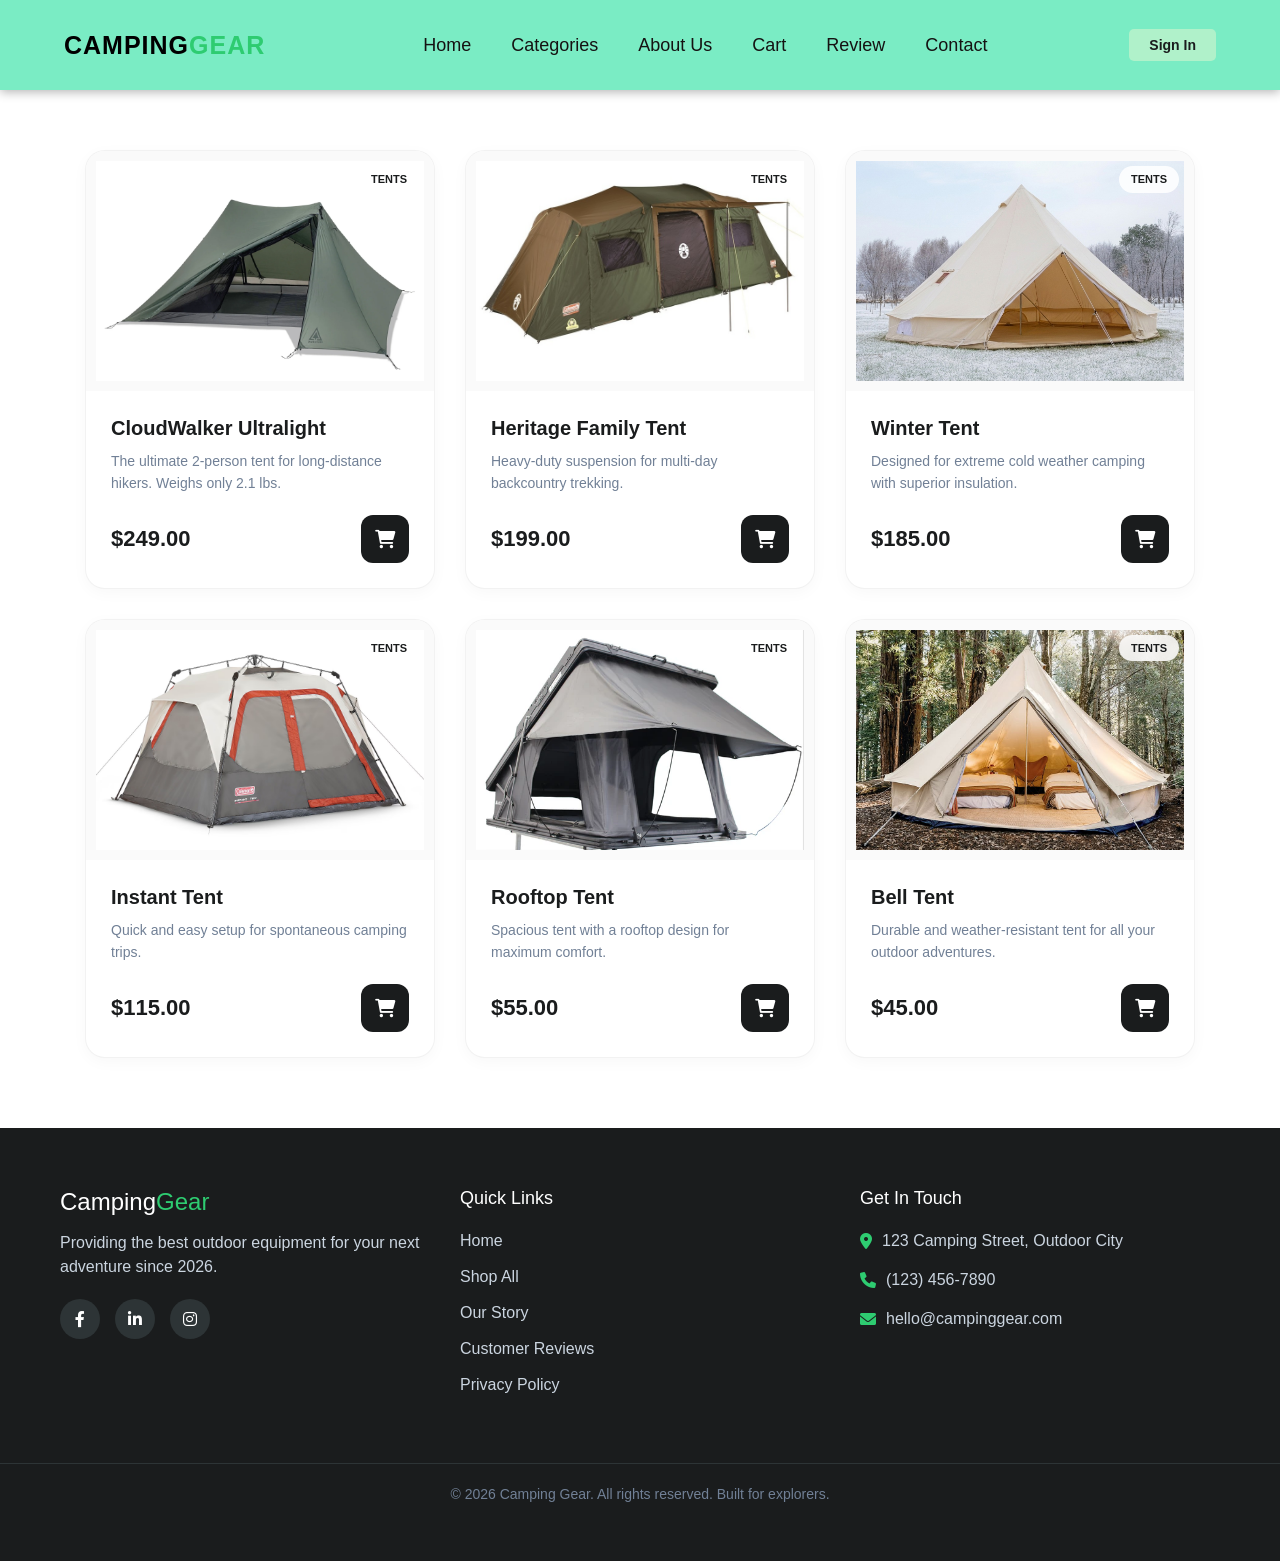
<file: tents.html>
<!DOCTYPE html>
<html lang="en">

<!-- <head>
    <meta charset="UTF-8">
    <meta name="viewport" content="width=device-width, initial-scale=1.0">
    <title>Reviews - Camping Products Sales</title>
    <link rel="stylesheet" href="https://cdnjs.cloudflare.com/ajax/libs/font-awesome/6.0.0/css/all.min.css">
    <link rel="stylesheet" href="style.css">
</head> -->

<head>
    <meta charset="UTF-8">
    <meta name="viewport" content="width=device-width, initial-scale=1.0">
    <title> Camping Products Sales</title>
    <link href="https://cdn.jsdelivr.net/npm/bootstrap@5.3.8/dist/css/bootstrap.min.css" rel="stylesheet"
        integrity="sha384-sRIl4kxILFvY47J16cr9ZwB07vP4J8+LH7qKQnuqkuIAvNWLzeN8tE5YBujZqJLB" crossorigin="anonymous">
    <link rel="stylesheet" href="https://cdnjs.cloudflare.com/ajax/libs/font-awesome/6.0.0/css/all.min.css">
    <link rel="stylesheet" href="style.css">
    <link rel="icon" type="image/jpg" href="images/Favions.jpg">

</head>

<body>
    <nav class="navbar">
        <div class="navbar-brand">
            <h3>Camping<span>Gear</span></h3>
        </div>
        <button class="navbar-toggle" onclick="this.parentElement.classList.toggle('nav-open')"
            aria-label="Toggle navigation">
            <i class="fas fa-bars"></i>
        </button>
        <ul class="navbar-links">
            <li><a href="index.html">Home</a></li>
            <li><a href="Categories.html">Categories</a></li>
            <li><a href="About.html">About Us</a></li>
            <li><a href="Cart.html">Cart</a></li>
            <li><a href="Review.html">Review</a></li>
            <li><a href="contact.html">Contact</a></li>
        </ul>
        <div class="navbar-actions">
            <a href="sign.html" class="btn-signin">Sign In</a>
        </div>
    </nav>
    <section class="featured-products">

        <div class="product-grid">
            <div class="product-card">
                <div class="image-container">
                    <img src="images/Ultralighttents.webp" alt="CloudWalker">
                    <span class="category-tag">Tents</span>
                </div>
                <div class="product-body">
                    <h3>CloudWalker Ultralight</h3>
                    <p class="product-desc">The ultimate 2-person tent for long-distance hikers. Weighs only 2.1 lbs.
                    </p>
                    <div class="product-action-row">
                        <span class="current-price">$249.00</span>
                        <button class="cart-icon-btn"
                            onclick="addToCart('CloudWalker', '249.00', 'images/Ultralighttents.webp')">
                            <i class="fas fa-shopping-cart"></i>
                        </button>
                    </div>
                </div>
            </div>

            <div class="product-card">
                <div class="image-container">
                    <img src="images/familytents.jpg" alt="Vanguard 65">
                    <span class="category-tag">Tents</span>
                </div>
                <div class="product-body">
                    <h3>Heritage Family Tent </h3>
                    <p class="product-desc">Heavy-duty suspension for multi-day backcountry trekking.</p>
                    <div class="product-action-row">
                        <span class="current-price">$199.00</span>
                        <button class="cart-icon-btn"
                            onclick="addToCart('Heritage Family Tent', '199.00', 'images/familytents.jpg')">
                            <i class="fas fa-shopping-cart"></i>
                        </button>
                    </div>
                </div>
            </div>

            <div class="product-card">
                <div class="image-container">
                    <img src="images/Winter tents.jpg" alt="Winter Tent">
                    <span class="category-tag">Tents</span>
                </div>
                <div class="product-body">
                    <h3>Winter Tent</h3>
                    <p class="product-desc">Designed for extreme cold weather camping with superior insulation.</p>
                    <div class="product-action-row">
                        <span class="current-price">$185.00</span>
                        <button class="cart-icon-btn"
                            onclick="addToCart('Winter Tent', '185.00', 'images/Winter tents.jpg')">
                            <i class="fas fa-shopping-cart"></i>
                        </button>
                    </div>
                </div>
            </div>

            <div class="product-card">
                <div class="image-container">
                    <img src="images/Instant tents.avif" alt="Instant Tent">
                    <span class="category-tag">Tents</span>
                </div>
                <div class="product-body">
                    <h3>Instant Tent</h3>
                    <p class="product-desc">Quick and easy setup for spontaneous camping trips.</p>
                    <div class="product-action-row">
                        <span class="current-price">$115.00</span>
                        <button class="cart-icon-btn"
                            onclick="addToCart('Instant Tent', '115.00', 'images/Instant tents.avif')">
                            <i class="fas fa-shopping-cart"></i>
                        </button>
                    </div>
                </div>
            </div>

            <div class="product-card">
                <div class="image-container">
                    <img src="images/rooftop tents.webp" alt="Rooftop Tent">
                    <span class="category-tag">Tents</span>
                </div>
                <div class="product-body">
                    <h3>Rooftop Tent</h3>
                    <p class="product-desc">Spacious tent with a rooftop design for maximum comfort.</p>
                    <div class="product-action-row">
                        <span class="current-price">$55.00</span>
                        <button class="cart-icon-btn"
                            onclick="addToCart('Rooftop Tent', '55.00', 'images/rooftop tents.webp')">
                            <i class="fas fa-shopping-cart"></i>
                        </button>
                    </div>
                </div>
            </div>

            <div class="product-card">
                <div class="image-container">
                    <img src="images/bell tents.jpg" alt="Bell Tent">
                    <span class="category-tag">Tents</span>
                </div>
                <div class="product-body">
                    <h3>Bell Tent</h3>
                    <p class="product-desc">Durable and weather-resistant tent for all your outdoor adventures.</p>
                    <div class="product-action-row">
                        <span class="current-price">$45.00</span>
                        <button class="cart-icon-btn"
                            onclick="addToCart('Bell Tent', '45.00', 'images/bell tents.jpg')">
                            <i class="fas fa-shopping-cart"></i>
                        </button>
                    </div>
                </div>
            </div>

            <!-- <div class="product-card">
                <div class="image-container">
                    <img src="images/bed2.webp" alt="Arctic Down">
                    <span class="category-tag">Sleeping</span>
                </div>
                <div class="product-body">
                    <h3>Arctic Down 0°F Bag</h3>
                    <p class="product-desc">Premium 800-fill down for sub-zero alpine adventures.</p>
                    <div class="product-action-row">
                        <span class="current-price">$320.00</span>
                        <button class="cart-icon-btn" onclick="addToCart('Arctic Down', '320.00', 'images/bed2.webp')">
                            <i class="fas fa-shopping-cart"></i>
                        </button>
                    </div>
                </div>
            </div>

            <div class="product-card">
                <div class="image-container">
                    <img src="images/Trek1.webp" alt="Insulated Flask">
                    <span class="category-tag">Hydration</span>
                </div>
                <div class="product-body">
                    <h3>Thermo-Trek 32oz</h3>
                    <p class="product-desc">Double-wall vacuum insulation keeps ice cold for 48 hours.</p>
                    <div class="product-action-row">
                        <span class="current-price">$34.00</span>
                        <button class="cart-icon-btn" onclick="addToCart('Thermo-Trek', '34.00', 'images/Trek1.webp')">
                            <i class="fas fa-shopping-cart"></i>
                        </button>
                    </div>
                </div>
            </div>

            <div class="product-card">
                <div class="image-container">
                    <img src="images/Compass.jpeg" alt="Pathfinder">
                    <span class="category-tag">Nav</span>
                </div>
                <div class="product-body">
                    <h3>Pathfinder Pro Compass</h3>
                    <p class="product-desc">Liquid-filled sighting compass for expert navigation.</p>
                    <div class="product-action-row">
                        <span class="current-price">$28.00</span>
                        <button class="cart-icon-btn"
                            onclick="addToCart('Pathfinder Pro', '28.00', 'images/Compass.jpeg')">
                            <i class="fas fa-shopping-cart"></i>
                        </button>
                    </div>
                </div>
            </div>

            <div class="product-card">
                <div class="image-container">
                    <img src="images/pillow.jpg" alt="Neck pillow">
                    <span class="category-tag">Sleep</span>
                </div>
                <div class="product-body">
                    <h3>Neck pillow</h3>
                    <p class="product-desc">Comfortable neck pillow for a good night's sleep.</p>
                    <div class="product-action-row">
                        <span class="current-price">$28.00</span>
                        <button class="cart-icon-btn" onclick="addToCart('Neck pillow', '28.00', 'images/pillow.jpg')">
                            <i class="fas fa-shopping-cart"></i>
                        </button>
                    </div>
                </div>
            </div>

            <div class="product-card">
                <div class="image-container">
                    <img src="images/solarlamps.png" alt="Volt-Max 300">
                    <span class="category-tag">Electronics</span>
                </div>
                <div class="product-body">
                    <div class="rating-row">

                    </div>
                    <h3>Volt-Max 300W Power Station</h3>
                    <p class="product-desc">Silent, portable power for your phones, laptops, and drones. Fast solar
                        recharging.</p>
                    <div class="product-action-row">
                        <div class="price-stack">
                            <span class="old-price">$350</span>
                            <span class="current-price">$299.00</span>
                        </div>
                        <button class="cart-icon-btn"
                            onclick="addToCart('Volt-Max 300', '299.00', 'images/solarlamps.png')">
                            <i class="fas fa-shopping-cart"></i>
                        </button>
                    </div>
                </div>
            </div>

            <div class="product-card">
                <div class="image-container">
                    <img src="images/aidkit.webp" alt="Wild-Rescue Kit">
                    <span class="category-tag">Safety</span>
                </div>
                <div class="product-body">
                    <div class="rating-row">

                    </div>
                    <h3>Wild-Rescue Medical Kit</h3>
                    <p class="product-desc">Comprehensive 150-piece medical set in a waterproof, ripstop nylon bag.</p>
                    <div class="product-action-row">
                        <div class="price-stack">
                            <span class="current-price">$45.00</span>
                        </div>
                        <button class="cart-icon-btn"
                            onclick="addToCart('Wild-Rescue Kit', '45.00', 'images/first-aid.jpg')">
                            <i class="fas fa-shopping-cart"></i>
                        </button>
                    </div>
                </div>
            </div> -->

        </div>
    </section>


    <footer class="footer">
        <div class="footer-container">
            <div class="footer-section">
                <h3 class="footer-logo">Camping<span>Gear</span></h3>
                <p>Providing the best outdoor equipment for your next adventure since 2026.</p>
                <div class="social-media">
                    <a href="https://www.facebook.com/" class="social-icon"><i class="fab fa-facebook-f"></i></a>
                    <a href="https://www.linkedin.com/" class="social-icon"><i class="fab fa-linkedin-in"></i></a>
                    <a href="https://www.instagram.com/" class="social-icon"><i class="fab fa-instagram"></i></a>
                </div>
            </div>

            <div class="footer-section">
                <h4>Quick Links</h4>
                <ul class="footer-links">
                    <li><a href="index.html">Home</a></li>
                    <li><a href="Categories.html">Shop All</a></li>
                    <li><a href="About.html">Our Story</a></li>
                    <li><a href="Review.html">Customer Reviews</a></li>
                    <li><a href="privacy-policy.html">Privacy Policy</a></li>
                </ul>
            </div>

            <div class="footer-section">
                <h4>Get In Touch</h4>
                <div class="contact-info">
                    <p><i class="fas fa-map-marker-alt"></i> 123 Camping Street, Outdoor City</p>
                    <p><i class="fas fa-phone"></i> (123) 456-7890</p>
                    <p><i class="fas fa-envelope"></i> hello@campinggear.com</p>
                </div>
            </div>
        </div>

        <div class="footer-bottom">
            <p>&copy; 2026 Camping Gear. All rights reserved. Built for explorers.</p>
        </div>
    </footer>
    <script src="cart.js"></script>
</body>

</html>
</file>
<file: style.css>
* {
    padding: 0;
    margin: 0;
}

/* Simple Navigation Bar */
/* Header */
body {
    font-family: 'Inter', -apple-system, sans-serif;
    margin: 0;
}

.navbar {
    background-color: #7aecc4;
    /* Dark charcoal */
    color: white;
    padding: 0.8rem 4rem;
    height: 90px;
    display: flex;
    justify-content: space-between;
    align-items: center;
    position: sticky;
    top: 0;
    z-index: 1000;
    box-shadow: 0 2px 10px rgba(0, 0, 0, 0.3);
}

/* Logo Styling */
.navbar-brand h3 {
    margin: 0;
    font-size: 25px;
    font-weight: 700;
    letter-spacing: 1px;
    text-transform: uppercase;
}

.navbar-brand span {
    color: #2ecc71;
    /* Nature green accent */
}

/* Navigation Links */
.navbar-links {
    list-style: none;
    display: flex;
    gap: 40px;
    margin: 0;
    padding: 0;
}

.navbar-links a {
    color: #151212;
    text-decoration: none;
    font-size: 18px;
    font-weight: 500;
    transition: all 0.3s ease;
    position: relative;
}

.navbar-links a:hover {
    color: #2ecc71;
}

/* Subtle Underline Hover Effect */
.navbar-links a::after {
    content: '';
    position: absolute;
    width: 0;
    height: 2px;
    bottom: -5px;
    left: 0;
    background-color: #2ecc71;
    transition: width 0.3s;
}

.navbar-links a:hover::after {
    width: 100%;
}

/* Modern Button Styling */
.btn-signin {
    background-color: #b0f1ca;
    color: #1a1c1d !important;
    padding: 8px 20px;
    border-radius: 5px;
    text-decoration: none;
    font-weight: 600;
    font-size: 14px;
    transition: transform 0.2s, background-color 0.2s;
}

.btn-signin:hover {
    background-color: #2bdb72;
    transform: translateY(-1px);
}

/* Footer Styles */
.footer {
    background-color: #1a1c1d;
    /* Matches the new Navbar */
    color: #cbd5e0;
    /* Softer white/grey for readability */
    padding: 60px 0 20px 0;
    margin-top: 50px;
}

.footer-container {
    display: grid;
    grid-template-columns: repeat(auto-fit, minmax(250px, 1fr));
    gap: 40px;
    max-width: 1200px;
    margin: 0 auto;
    padding: 0 20px;
}

/* Typography */
.footer-logo {
    color: white;
    font-size: 24px;
    margin-bottom: 15px;
}

.footer-logo span {
    color: #2ecc71;
    /* Accent Green */
}

.footer-section h4 {
    color: white;
    margin-bottom: 20px;
    font-size: 18px;
    position: relative;
}

/* Links & List Styling */
.footer-links {
    list-style: none;
    padding: 0;
}

.footer-links li {
    margin-bottom: 12px;
}

.footer-links a {
    color: #cbd5e0;
    text-decoration: none;
    transition: color 0.3s ease;
}

.footer-links a:hover {
    color: #2ecc71;
    padding-left: 5px;
    /* Tiny animation effect */
}

/* Social Media Icons */
.social-media {
    display: flex;
    gap: 15px;
    margin-top: 20px;
}

.social-icon {
    width: 40px;
    height: 40px;
    background-color: #2d3436;
    color: white;
    display: flex;
    justify-content: center;
    align-items: center;
    border-radius: 50%;
    text-decoration: none;
    transition: all 0.3s ease;
}

.social-icon:hover {
    background-color: #2ecc71;
    color: #1a1c1d;
    transform: translateY(-3px);
}

/* Contact Info */
.contact-info p {
    display: flex;
    align-items: center;
    gap: 10px;
    margin-bottom: 15px;
    line-height: 1.5;
}

.contact-info i {
    color: #2ecc71;
}

/* Bottom Bar */
.footer-bottom {
    margin-top: 50px;
    padding: 20px;
    text-align: center;
    border-top: 1px solid #2d3436;
    font-size: 14px;
    color: #718096;
}

/* About Us */
.about-hero {
    padding: 100px 20px;
    background-color: #f9fbf9;
    /* Very light forest mist */
}

.about-container {
    max-width: 1200px;
    margin: 0 auto;
    display: flex;
    align-items: center;
    gap: 60px;
}

/* Text Content Styling */
.about-content {
    flex: 1;
}

.sub-heading {
    color: #2ecc71;
    font-weight: 700;
    text-transform: uppercase;
    letter-spacing: 2px;
    font-size: 14px;
}

.about-content h1 {
    font-size: 48px;
    color: #1a1c1d;
    margin: 15px 0 25px;
    line-height: 1.2;
}

.about-content p {
    font-size: 18px;
    color: #555;
    line-height: 1.8;
    margin-bottom: 20px;
}

/* Stats Row */
.about-stats {
    display: flex;
    gap: 30px;
    margin: 30px 0;
    border-top: 1px solid #ddd;
    padding-top: 20px;
}

.stat strong {
    display: block;
    font-size: 24px;
    color: #1a1c1d;
}

.stat span {
    font-size: 14px;
    color: #777;
}

/* Button Styling */
.btn-primary {
    background-color: #2ecc71;
    color: white;
    padding: 15px 35px;
    border: none;
    border-radius: 5px;
    font-size: 16px;
    font-weight: 600;
    cursor: pointer;
    transition: all 0.3s ease;
    box-shadow: 0 4px 15px rgba(46, 204, 113, 0.3);
}

.btn-primary:hover {
    background-color: #27ae60;
    transform: translateY(-3px);
    box-shadow: 0 6px 20px rgba(46, 204, 113, 0.4);
}

/* Image Styling */
.about-image {
    flex: 1;
    position: relative;
}

.image-wrapper {
    position: relative;
    z-index: 1;
}

.image-wrapper img {
    width: 100%;
    border-radius: 20px;
    /* Modern rounded corners */
    box-shadow: 20px 20px 0px #2ecc71;
    /* Nature-themed accent offset */
}

/* Responsive Design */
@media screen and (max-width: 992px) {
    .about-container {
        flex-direction: column;
        text-align: center;
    }

    .about-stats {
        justify-content: center;
    }

    .about-content h1 {
        font-size: 36px;
    }

    .image-wrapper img {
        box-shadow: 10px 10px 0px #2ecc71;
    }
}

/* Review Form Styles */
.review-page {
    background-color: #f4f7f6;
    /* Soft mist background */
    padding: 80px 20px;
    min-height: 80vh;
}

.review-layout {
    max-width: 1200px;
    margin: 0 auto;
    display: flex;
    gap: 40px;
    align-items: flex-start;
}

/* Left: User Reviews */
.review-users {
    flex: 1.4;
    display: flex;
    flex-direction: column;
    gap: 20px;
}

.review-users-header {
    text-align: center;
    margin-bottom: 10px;
}

.review-users-header i {
    color: #2ecc71;
    font-size: 30px;
    margin-bottom: 10px;
}

.review-users-header h2 {
    font-size: 28px;
    color: #1a1c1d;
    margin: 0;
}

.review-users-header p {
    color: #777;
    margin-top: 8px;
}

.user-review-card {
    background: white;
    padding: 25px;
    border-radius: 12px;
    box-shadow: 0 4px 15px rgba(0, 0, 0, 0.05);
    transition: transform 0.2s ease, box-shadow 0.2s ease;
}

.user-review-card:hover {
    transform: translateY(-3px);
    box-shadow: 0 8px 25px rgba(0, 0, 0, 0.08);
}

.user-review-top {
    display: flex;
    align-items: center;
    gap: 12px;
    margin-bottom: 15px;
}

.user-avatar i {
    font-size: 40px;
    color: #2ecc71;
}

.user-info h4 {
    margin: 0;
    font-size: 16px;
    color: #1a1c1d;
    font-weight: 700;
}

.review-date {
    font-size: 12px;
    color: #a0aec0;
}

.user-rating {
    margin-left: auto;
    display: flex;
    gap: 2px;
}

.user-rating .fas.fa-star {
    color: #ffc107;
    font-size: 14px;
}

.user-rating .far.fa-star {
    color: #ddd;
    font-size: 14px;
}

.user-review-text {
    color: #555;
    font-size: 15px;
    line-height: 1.7;
    margin: 0;
    font-style: italic;
}

/* Right: Review Form */
.review-form-side {
    flex: 1;
    position: sticky;
    top: 110px;
}

.review-container {
    max-width: 550px;
    margin: 0 auto;
}

.review-card {
    background: white;
    padding: 40px;
    border-radius: 15px;
    box-shadow: 0 10px 30px rgba(0, 0, 0, 0.05);
}

/* Header Section */
.review-header {
    text-align: center;
    margin-bottom: 30px;
}

.review-header i {
    color: #2ecc71;
    font-size: 30px;
    margin-bottom: 10px;
}

.review-header h2 {
    font-size: 28px;
    color: #1a1c1d;
    margin: 0;
}

.review-header p {
    color: #777;
    margin-top: 8px;
}

/* Form Elements */
.form-group {
    margin-bottom: 20px;
}

.review-card label {
    display: block;
    margin-bottom: 8px;
    font-weight: 600;
    font-size: 14px;
    color: #444;
}

.review-card input,
.review-card select,
.review-card textarea {
    width: 100%;
    padding: 12px 15px;
    border: 2px solid #edf2f7;
    border-radius: 8px;
    font-size: 15px;
    background-color: #fdfdfd;
    transition: all 0.3s ease;
    box-sizing: border-box;
    /* Prevents width issues */
}

/* Focus States */
.review-card input:focus,
.review-card select:focus,
.review-card textarea:focus {
    outline: none;
    border-color: #2ecc71;
    background-color: white;
    box-shadow: 0 0 0 4px rgba(46, 204, 113, 0.1);
}

.review-card textarea {
    height: 120px;
    resize: none;
}

/* Submit Button */
.btn-submit {
    width: 100%;
    padding: 15px;
    background: #1a1c1d;
    /* Dark matching Navbar */
    color: white;
    border: none;
    border-radius: 8px;
    font-size: 16px;
    font-weight: 600;
    cursor: pointer;
    transition: all 0.3s ease;
    margin-top: 10px;
}

.btn-submit:hover {
    background: #2ecc71;
    transform: translateY(-2px);
    box-shadow: 0 5px 15px rgba(46, 204, 113, 0.3);
}

/* Select Box Tweak */
.select-wrapper {
    position: relative;
}

/* Responsive */
@media (max-width: 768px) {
    .review-layout {
        flex-direction: column;
    }

    .review-form-side {
        position: static;
    }
}

@media (max-width: 480px) {
    .review-card {
        padding: 25px;
    }

    .user-review-card {
        padding: 18px;
    }
}

/* .carousel {
    display: flex;
    overflow-x: auto;
    gap: 20px;
    padding: 20px;
} */
.herosection-1 {
    width: 100%;
    height: 500px;
    object-fit: cover;
}

.content {
    text-align: center;
    padding: 50px 20px;
    font-family: 'Gill Sans', 'Gill Sans MT', Calibri, 'Trebuchet MS', sans-serif;
}

.card1 {
    width: 100%;
    height: 25px;
    object-fit: cover;
}

.heading h1 {
    color: #333;
    font-size: 55px;
    text-align: center;
    margin: 20px;
}

.container {
    display: flex;
    justify-content: center;
    align-items: center;
    width: 90%;
    margin: 65px auto;
}

.hero-content {
    width: 600px;

    flex: 1;
    margin: 0px 25px;
    animation: fadeInUp 2s ease;

}

.hero-content p {
    font-size: 35px;
    margin-bottom: 20px;
    color: #555;
    line-height: 1.5;
}

.hero-content h2 {
    font-size: 50px;
    color: #1a1515;
}

.content p {
    font-size: 18px;
    color: #1d0808;
    margin-bottom: 30px;
}

@keyframes fadeInUp {
    from {
        opacity: 0;
        transform: translateY(20px);
    }

    to {
        opacity: 1;
        transform: translateY(0);
    }
}

@keyframes fadeInRight {
    from {
        opacity: 0;
        transform: translateX(20px);
    }

    to {
        opacity: 1;
        transform: translateX(0);
    }
}

.btn {
    background-color: #66c9b8;
    color: white;
    border: none;
    padding: 4px 10px;
    border-radius: 5px;
    cursor: pointer;
    transition: background-color 0.3s ease;
    box-sizing: border-box;

}

.btn:hover {
    background-color: #5ed2b9;
    color: rgb(211, 222, 222);
    transform: scale(1.1);
}

/* .login-container {
    max-width: 600px;
    margin: 100px auto;
    padding: 50px;
    background: white;
    border-radius: 10px;
    box-shadow: 0 4px 6px rgba(0,0,0,0.1);
   text-align: center;
   height: 400px;
}
.login-container h2 {
    margin-bottom: 20px;
    color: #333;
}
.login-container input {
    width: 100%;
    padding: 10px;
    margin-top: 10px;
    border: 1px solid #ddd;
    border-radius: 5px;
    font-size: 16px;
}
.options {
    display: flex;
    justify-content: space-between;
    margin-top: 20px;
}
button {
    width: 100%;
    padding: 12px;
    background: #333;
    color: white;
    border: none;
    border-radius: 5px;
    cursor: pointer;
    font-size: 16px;
    transition: background 0.3s;
    margin-top: 20px;
}
button:hover {
    background: #555;
} */
/* Sign In Styles */

.login-wrapper {
    background-color: #f4f7f6;
    /* Matching your Review page mist */
    padding: 100px 20px;
    min-height: 70vh;
    display: flex;
    justify-content: center;
    align-items: center;
}

.login-container {
    max-width: 450px;
    width: 100%;
    padding: 50px;
    background: white;
    border-radius: 15px;
    box-shadow: 0 15px 35px rgba(0, 0, 0, 0.05);
    text-align: center;
}

.login-header h2 {
    margin-bottom: 10px;
    color: #1a1c1d;
    font-size: 32px;
    font-weight: 700;
}

.login-header p {
    color: #777;
    margin-bottom: 30px;
    font-size: 15px;
}

/* Input Fields */
.login-form input[type="text"],
.login-form input[type="password"] {
    width: 100%;
    padding: 14px 18px;
    margin-bottom: 15px;
    border: 2px solid #edf2f7;
    border-radius: 10px;
    font-size: 16px;
    background-color: #fdfdfd;
    transition: all 0.3s ease;
    box-sizing: border-box;
}

.login-form input:focus {
    outline: none;
    border-color: #2ecc71;
    box-shadow: 0 0 0 4px rgba(46, 204, 113, 0.1);
}

/* Options Area */
.options {
    display: flex;
    justify-content: space-between;
    align-items: center;
    margin: 10px 0 25px;
    font-size: 14px;
}

.checkbox-modified {
    display: flex;
    align-items: center;
    gap: 8px;
}

.checkbox-modified input {
    cursor: pointer;
    accent-color: #2ecc71;
    /* Colors the checkbox green */
}

.forgot-link {
    color: #2ecc71;
    text-decoration: none;
    font-weight: 500;
}

.forgot-link:hover {
    text-decoration: underline;
}

/* Primary Button */
.btn-signin-full {
    width: 100%;
    padding: 15px;
    background: #1a1c1d;
    color: white;
    border: none;
    border-radius: 10px;
    font-size: 16px;
    font-weight: 600;
    cursor: pointer;
    transition: all 0.3s ease;
}

.btn-signin-full:hover {
    background: #2ecc71;
    transform: translateY(-2px);
    box-shadow: 0 5px 15px rgba(46, 204, 113, 0.2);
}

.signup-prompt {
    margin-top: 25px;
    font-size: 14px;
    color: #777;
}

.signup-prompt a {
    color: #cde0ea;
    font-weight: 700;
    text-decoration: none;
}

/* .sleeping-bag {
    width: 400%;
    height: 50px;
    object-fit: cover;
    margin: right 20px;
} */
.checkbox-modofied {
    display: flex;
    align-items: center;
    width: 200px;
    ;
    /* gap: 10px; */
    padding: 0px;
    margin: 5px 0px;

}

.checkbox-modofied label {

    width: 350px;
    align-items: center;
    margin-left: 0px;
}

/* Cart Styles */
.cart-page {
    max-width: 1100px;
    margin: 60px auto;
    padding: 0 20px;
}

.cart-header {
    margin-bottom: 40px;
}

.cart-page-wrapper {
    display: flex;
    gap: 30px;
    align-items: flex-start;
}

.cart-main {
    flex: 2;
}

.cart-summary {
    flex: 1;
    background: white;
    padding: 25px;
    border-radius: 12px;
    box-shadow: 0 5px 20px rgba(0, 0, 0, 0.05);
    position: sticky;
    top: 100px;
}

/* Individual Item Card */
.cart-item {
    display: flex;
    background: white;
    margin-bottom: 20px;
    padding: 20px;
    border-radius: 12px;
    box-shadow: 0 2px 10px rgba(0, 0, 0, 0.03);
    align-items: center;
    transition: transform 0.2s;
}

.cart-item:hover {
    transform: translateY(-2px);
}

.cart-item-image {
    width: 100px;
    height: 100px;
    object-fit: cover;
    border-radius: 8px;
    margin-right: 20px;
}

.cart-item-details {
    flex: 1;
}

.cart-item-details h4 {
    margin: 0 0 8px 0;
    font-size: 18px;
    color: #1a1c1d;
}

.item-price {
    color: #2ecc71;
    font-weight: 700;
}

/* Buttons */
.btn-remove {
    background: none;
    border: none;
    color: #e74c3c;
    cursor: pointer;
    font-size: 14px;
    font-weight: 600;
    padding: 0;
    margin-top: 10px;
}

.btn-checkout {
    width: 100%;
    padding: 15px;
    background: #1a1c1d;
    color: white;
    border: none;
    border-radius: 8px;
    font-weight: 700;
    margin-top: 20px;
    cursor: pointer;
    transition: background 0.3s;
}

.btn-checkout:hover {
    background: #2ecc71;
}

/* Summary Row Styling */
.summary-row {
    display: flex;
    justify-content: space-between;
    margin-bottom: 15px;
    color: #555;
}

.summary-row.total {
    font-size: 20px;
    font-weight: 800;
    color: #1a1c1d;
    margin-top: 15px;
}

.free-shipping {
    color: #2ecc71;
    font-weight: 700;
}

@media (max-width: 768px) {
    .cart-page-wrapper {
        flex-direction: column;
    }

    .cart-summary {
        width: 100%;
        box-sizing: border-box;
    }
}

/* .rating{
    width: 100%;
    height: 20px;
    background-color: #ddd;
    border-radius: 10px;
    overflow: hidden;
} */
/* Layout Wrapper */
.categories-container {
    max-width: 1200px;
    margin: 80px auto;
    padding: 0 20px;
}

.categories-header {
    text-align: center;
    margin-bottom: 50px;
}

.categories-header h1 {
    font-size: 40px;
    color: #1a1c1d;
    font-weight: 800;
}

/* The Grid */
.category-grid {
    display: grid;
    grid-template-columns: repeat(auto-fit, minmax(300px, 1fr));
    gap: 30px;
}

/* The Card */
.category-card {
    background: white;
    border-radius: 15px;
    overflow: hidden;
    box-shadow: 0 10px 25px rgba(0, 0, 0, 0.05);
    transition: transform 0.3s ease, box-shadow 0.3s ease;
}

.category-card:hover {
    transform: translateY(-10px);
    box-shadow: 0 15px 35px rgba(0, 0, 0, 0.1);
}

/* Image & Overlay */
.category-image {
    position: relative;
    height: 250px;
    overflow: hidden;
}

.category-image img {
    width: 100%;
    height: 100%;
    object-fit: cover;
    transition: transform 0.5s ease;
}

.category-card:hover .category-image img {
    transform: scale(1.1);
    /* Subtle zoom on hover */
}

.category-overlay {
    position: absolute;
    top: 0;
    left: 0;
    width: 100%;
    height: 100%;
    background: rgba(26, 28, 29, 0.5);
    /* Dark tint */
    display: flex;
    justify-content: center;
    align-items: center;
    opacity: 0;
    transition: opacity 0.3s ease;
}

.category-card:hover .category-overlay {
    opacity: 1;
}

/* Explore Button */
.btn-explore {
    padding: 12px 25px;
    background-color: #2ecc71;
    /* Nature Green */
    color: white;
    text-decoration: none;
    border-radius: 5px;
    font-weight: 600;
    text-transform: uppercase;
    font-size: 14px;
}

/* Container Fix */
.categories-container {
    max-width: 1100px;
    margin: 80px auto;
    padding: 0 20px;
    min-height: 70vh;
    /* Pushes footer down */
}

.categories-header {
    text-align: center;
    margin-bottom: 60px;
}

.categories-header h1 {
    font-size: 38px;
    color: #1a1c1d;
    margin-bottom: 10px;
}

/* Grid Layout */
.category-grid {
    display: grid;
    grid-template-columns: repeat(auto-fit, minmax(300px, 1fr));
    gap: 30px;
}

/* Card Design */
.category-card {
    background: white;
    border-radius: 16px;
    overflow: hidden;
    box-shadow: 0 10px 30px rgba(0, 0, 0, 0.08);
    transition: all 0.3s ease;
}

.category-card:hover {
    transform: translateY(-10px);
    box-shadow: 0 20px 40px rgba(0, 0, 0, 0.12);
}

/* Image Wrapper & Overlay */
.card-image-box {
    position: relative;
    height: 280px;
    background-color: #f0f0f0;
    /* Placeholder color */
}

.card-image-box img {
    width: 100%;
    height: 100%;
    object-fit: cover;
}

.hover-overlay {
    position: absolute;
    top: 0;
    left: 0;
    width: 100%;
    height: 100%;
    background: rgba(26, 172, 143, 0.4);
    /* Subtle brand tint */
    display: flex;
    justify-content: center;
    align-items: center;
    opacity: 0;
    transition: 0.3s ease;
}

.category-card:hover .hover-overlay {
    opacity: 1;
}

.btn-shop {
    background: #1a1c1d;
    color: white;
    padding: 12px 25px;
    text-decoration: none;
    border-radius: 8px;
    font-weight: 600;
    transform: translateY(20px);
    transition: 0.3s ease;
}

.category-card:hover .btn-shop {
    transform: translateY(0);
}

/* Text Content */
.card-content {
    padding: 25px;
}

.item-count {
    font-size: 12px;
    text-transform: uppercase;
    color: #26ac8f;
    font-weight: 700;
    letter-spacing: 1px;
}

.card-content h3 {
    margin: 10px 0;
    font-size: 22px;
    color: #1a1c1d;
}

.card-content p {
    color: #666;
    font-size: 15px;
    line-height: 1.6;
}

.product-grid {
    display: grid;
    grid-template-columns: repeat(auto-fit, minmax(300px, 1fr));
    gap: 30px;
    margin: 40px 0;
}

.product-card {
    background: white;
    border-radius: 12px;
    display: flex;
    flex-direction: column;
    /* Allows vertical stretching */
    height: 100%;
    overflow: hidden;
    box-shadow: 0 4px 15px rgba(0, 0, 0, 0.05);
    transition: transform 0.3s ease;
}

.product-card:hover {
    transform: translateY(-5px);
}

.product-image {
    width: 100%;
    aspect-ratio: 1 / 1;
    /* Keeps images perfectly square */
    position: relative;
}

.product-image img {
    width: 100%;
    height: 100%;
    object-fit: cover;
}

.product-badge {
    position: absolute;
    top: 15px;
    left: 15px;
    background: #2ecc71;
    color: white;
    padding: 5px 12px;
    font-size: 12px;
    font-weight: bold;
    border-radius: 4px;
}

.product-info {
    padding: 25px;
    flex-grow: 1;
    /* This fills the card height */
    display: flex;
    flex-direction: column;
}

.product-meta {
    display: flex;
    justify-content: space-between;
    font-size: 13px;
    color: #2ecc71;
    font-weight: bold;
    margin-bottom: 12px;
}

.product-info h3 {
    margin: 0 0 10px 0;
    font-size: 20px;
    color: #1a1c1d;
}

.product-info p {
    color: #666;
    font-size: 14px;
    line-height: 1.6;
    margin-bottom: 20px;
    flex-grow: 1;
    /* Pushes the price and button to the bottom */
}

.product-footer {
    display: flex;
    justify-content: space-between;
    align-items: center;
    border-top: 1px solid #f0f0f0;
    padding-top: 15px;
}

.price {
    font-size: 22px;
    font-weight: 800;
    color: #1a1c1d;
}

.btn-add {
    background: #1a1c1d;
    color: white;
    border: none;
    padding: 10px 18px;
    border-radius: 6px;
    font-weight: 600;
    cursor: pointer;
    transition: background 0.3s;
}

.btn-add:hover {
    background: #2ecc71;
}

/* 1. The Grid Layout */
.product-grid {
    display: grid;
    grid-template-columns: repeat(auto-fit, minmax(320px, 1fr));
    gap: 40px;
    padding: 20px;
}

/* 2. The Card Design */
.product-card {
    background: #ffffff;
    border-radius: 24px;
    /* Softer, rounder corners */
    overflow: hidden;
    display: flex;
    flex-direction: column;
    height: 100%;
    border: 1px solid rgba(0, 0, 0, 0.03);
    transition: all 0.4s cubic-bezier(0.165, 0.84, 0.44, 1);
    box-shadow: 0 4px 6px -1px rgba(0, 0, 0, 0.05), 0 2px 4px -1px rgba(0, 0, 0, 0.03);
}

.product-card:hover {
    transform: translateY(-12px);
    box-shadow: 0 20px 40px rgba(0, 0, 0, 0.08);
}

/* 3. Image Effects */
.image-container {
    position: relative;
    height: 240px;
    overflow: hidden;
}

.image-container img {
    width: 100%;
    height: 100%;
    object-fit: cover;
    transition: transform 0.6s ease;
}

.product-card:hover .image-container img {
    transform: scale(1.1);
}

/* Glassmorphism Category Tag */
.category-tag {
    position: absolute;
    top: 15px;
    right: 15px;
    background: rgba(255, 255, 255, 0.8);
    backdrop-filter: blur(8px);
    padding: 6px 14px;
    border-radius: 50px;
    font-size: 11px;
    font-weight: 700;
    color: #1a1c1d;
    text-transform: uppercase;
}

/* 4. Body Content */
.product-body {
    padding: 25px;
    display: flex;
    flex-direction: column;
    flex-grow: 1;
}

.rating-row {
    display: flex;
    align-items: center;
    gap: 8px;
    margin-bottom: 10px;
}

.stars {
    color: #ffc107;
    font-size: 14px;
}

.reviews-count {
    color: #a0aec0;
    font-size: 12px;
}

.product-body h3 {
    font-size: 20px;
    color: #1a1c1d;
    margin-bottom: 12px;
    font-weight: 700;
}

.product-desc {
    font-size: 14px;
    color: #718096;
    line-height: 1.6;
    margin-bottom: 20px;
    flex-grow: 1;
}

/* 5. Mini Specs Grid */
.specs-grid {
    display: flex;
    gap: 15px;
    margin-bottom: 25px;
    padding: 12px 0;
    border-top: 1px solid #f7fafc;
    border-bottom: 1px solid #f7fafc;
}

.spec-item {
    font-size: 12px;
    color: #4a5568;
    font-weight: 600;
}

.spec-item i {
    color: #2ecc71;
    margin-right: 5px;
}

/* 6. Action Row */
.product-action-row {
    display: flex;
    justify-content: space-between;
    align-items: center;
}

.price-stack {
    display: flex;
    flex-direction: column;
}

.old-price {
    font-size: 12px;
    text-decoration: line-through;
    color: #a0aec0;
}

.current-price {
    font-size: 24px;
    font-weight: 800;
    color: #1a1c1d;
}

.cart-icon-btn {
    width: 48px;
    height: 48px;
    background: #1a1c1d;
    color: white;
    border: none;
    border-radius: 14px;
    cursor: pointer;
    transition: all 0.3s;
    display: flex;
    justify-content: center;
    align-items: center;
    font-size: 18px;
}

.cart-icon-btn:hover {
    background: #2ecc71;
    transform: rotate(-10deg) scale(1.1);
}

.cart-toast {
    position: fixed;
    bottom: 20px;
    right: 20px;
    background: #1a1c1d;
    color: white;
    padding: 15px 25px;
    border-radius: 12px;
    box-shadow: 0 10px 30px rgba(0, 0, 0, 0.2);
    transform: translateY(100px);
    transition: all 0.4s cubic-bezier(0.175, 0.885, 0.32, 1.275);
    z-index: 1000;
    font-weight: 600;
}

.cart-toast.show {
    transform: translateY(0);
}

/* Gear Specific Tweaks */
.product-grid {
    /* Use a tighter gap for small items */
    gap: 25px;
}

.product-card {
    /* Adding a subtle border-top makes them look like specialized tools */
    border-top: 4px solid #1a1c1d;
}

.product-card:hover {
    border-top: 4px solid #2ecc71;
    /* Green glow on hover */
}

/* Ensure images don't look stretched if they are small icon-style photos */
.image-container img {
    padding: 10px;
    /* Optional: adds breathing room around small items */
    background: #fafafa;
}

/* --- Global Product Page Container --- */
.product-page {
    max-width: 1200px;
    margin: 60px auto;
    padding: 0 20px;
}

/* --- Stove Grid Fix --- */
.product-grid {
    display: grid;
    /* This ensures cards stay a reasonable size even if there are only 3 */
    grid-template-columns: repeat(auto-fit, minmax(300px, 350px));
    gap: 30px;
    justify-content: center;
    /* Centers the 3 cards on the page */
    align-items: stretch;
}

/* --- Premium Card Styling --- */
.product-card {
    background: #ffffff;
    border-radius: 20px;
    overflow: hidden;
    display: flex;
    flex-direction: column;
    height: 100%;
    border: 1px solid rgba(0, 0, 0, 0.05);
    transition: all 0.4s cubic-bezier(0.165, 0.84, 0.44, 1);
    box-shadow: 0 4px 15px rgba(0, 0, 0, 0.03);
}

.product-card:hover {
    transform: translateY(-10px);
    box-shadow: 0 20px 40px rgba(0, 0, 0, 0.1);
}

/* --- Image Section --- */
.image-container {
    position: relative;
    width: 100%;
    aspect-ratio: 1 / 1;
    overflow: hidden;
    background-color: #f8f9fa;
}

.image-container img {
    width: 100%;
    height: 100%;
    object-fit: cover;
    transition: transform 0.6s ease;
}

.product-card:hover .image-container img {
    transform: scale(1.1);
}

/* Glassmorphism Tag */
.category-tag {
    position: absolute;
    top: 15px;
    right: 15px;
    background: rgba(255, 255, 255, 0.85);
    backdrop-filter: blur(5px);
    padding: 5px 12px;
    border-radius: 50px;
    font-size: 11px;
    font-weight: 700;
    color: #1a1c1d;
}

/* --- Card Body --- */
.product-body {
    padding: 25px;
    display: flex;
    flex-direction: column;
    flex-grow: 1;
}

.product-body h3 {
    font-size: 20px;
    margin: 0 0 10px 0;
    color: #1a1c1d;
}

.product-desc {
    font-size: 14px;
    color: #718096;
    line-height: 1.6;
    margin-bottom: 20px;
    flex-grow: 1;
    /* Pushes the specs and price to the bottom */
}

/* --- Stove Specs (Boil time, weight, etc) --- */
.specs-grid {
    display: flex;
    gap: 15px;
    margin-bottom: 20px;
    padding: 12px 0;
    border-top: 1px solid #f1f4f8;
}

.spec-item {
    font-size: 12px;
    color: #4a5568;
    font-weight: 600;
}

.spec-item i {
    color: #2ecc71;
    /* Nature Green */
    margin-right: 5px;
}

/* --- Price & Action --- */
.product-action-row {
    display: flex;
    justify-content: space-between;
    align-items: center;
    margin-top: auto;
}

.current-price {
    font-size: 22px;
    font-weight: 800;
    color: #1a1c1d;
}

.cart-icon-btn {
    width: 48px;
    height: 48px;
    background: #1a1c1d;
    color: white;
    border: none;
    border-radius: 12px;
    cursor: pointer;
    transition: 0.3s;
    display: flex;
    justify-content: center;
    align-items: center;
}

.cart-icon-btn:hover {
    background: #2ecc71;
    transform: scale(1.1) rotate(-5deg);
}

#cart-count {
    position: absolute;
    top: -8px;
    right: -8px;
    background: #2ecc71;
    /* Green color */
    color: white;
    font-size: 11px;
    width: 18px;
    height: 18px;
    border-radius: 50%;
    display: none;
    /* Hidden by default via JS */
    justify-content: center;
    align-items: center;
    font-weight: bold;
}

.cart-icon-wrapper {
    position: relative;
}

/* VIP Explorer Program */
.vip-program {
    background: linear-gradient(135deg, #0d1b0e 0%, #1a2e1c 50%, #0f2312 100%);
    padding: 80px 20px;
    position: relative;
    overflow: hidden;
}

.vip-program::before {
    content: '';
    position: absolute;
    top: -50%;
    left: -50%;
    width: 200%;
    height: 200%;
    background: radial-gradient(circle at 30% 50%, rgba(46, 204, 113, 0.06) 0%, transparent 50%),
        radial-gradient(circle at 70% 80%, rgba(255, 193, 7, 0.04) 0%, transparent 50%);
    pointer-events: none;
}

.vip-container {
    max-width: 1200px;
    margin: 0 auto;
    position: relative;
    z-index: 1;
}

.vip-header {
    text-align: center;
    margin-bottom: 60px;
}

.vip-badge {
    display: inline-flex;
    align-items: center;
    gap: 8px;
    background: rgba(46, 204, 113, 0.15);
    color: #2ecc71;
    padding: 8px 20px;
    border-radius: 50px;
    font-size: 13px;
    font-weight: 700;
    text-transform: uppercase;
    letter-spacing: 1.5px;
    margin-bottom: 20px;
    border: 1px solid rgba(46, 204, 113, 0.25);
}

.vip-header h2 {
    font-size: 42px;
    color: #ffffff;
    margin: 15px 0;
    font-weight: 800;
    letter-spacing: -0.5px;
}

.vip-header p {
    color: #8fa89a;
    font-size: 18px;
    max-width: 500px;
    margin: 0 auto;
}

.vip-cards {
    display: grid;
    grid-template-columns: repeat(3, 1fr);
    gap: 30px;
    align-items: stretch;
}

.vip-card {
    position: relative;
    background: rgba(255, 255, 255, 0.04);
    backdrop-filter: blur(10px);
    border: 1px solid rgba(255, 255, 255, 0.08);
    border-radius: 24px;
    padding: 40px 30px;
    text-align: center;
    transition: all 0.4s cubic-bezier(0.165, 0.84, 0.44, 1);
    overflow: hidden;
    display: flex;
    flex-direction: column;
}

.vip-card:hover {
    transform: translateY(-10px);
    border-color: rgba(255, 255, 255, 0.15);
    box-shadow: 0 30px 60px rgba(0, 0, 0, 0.3);
}

.vip-card-glow {
    position: absolute;
    top: -1px;
    left: -1px;
    right: -1px;
    height: 3px;
    border-radius: 24px 24px 0 0;
    opacity: 0;
    transition: opacity 0.4s ease;
}

.vip-card:hover .vip-card-glow {
    opacity: 1;
}

.vip-bronze .vip-card-glow {
    background: linear-gradient(90deg, #cd7f32, #e8a849);
}

.vip-silver .vip-card-glow {
    background: linear-gradient(90deg, #c0c0c0, #e8e8e8);
}

.vip-gold .vip-card-glow {
    background: linear-gradient(90deg, #ffd700, #ffaa00);
}

.vip-tier-icon {
    width: 70px;
    height: 70px;
    border-radius: 20px;
    display: flex;
    justify-content: center;
    align-items: center;
    margin: 0 auto 20px;
    font-size: 28px;
    transition: transform 0.3s ease;
}

.vip-card:hover .vip-tier-icon {
    transform: scale(1.1) rotate(-5deg);
}

.vip-bronze .vip-tier-icon {
    background: rgba(205, 127, 50, 0.15);
    color: #cd7f32;
    border: 1px solid rgba(205, 127, 50, 0.25);
}

.vip-silver .vip-tier-icon {
    background: rgba(192, 192, 192, 0.15);
    color: #d4d4d4;
    border: 1px solid rgba(192, 192, 192, 0.25);
}

.vip-gold .vip-tier-icon {
    background: rgba(255, 215, 0, 0.15);
    color: #ffd700;
    border: 1px solid rgba(255, 215, 0, 0.25);
}

.vip-tier-label {
    font-size: 12px;
    text-transform: uppercase;
    letter-spacing: 2px;
    font-weight: 700;
}

.vip-bronze .vip-tier-label {
    color: #cd7f32;
}

.vip-silver .vip-tier-label {
    color: #d4d4d4;
}

.vip-gold .vip-tier-label {
    color: #ffd700;
}

.vip-card h3 {
    font-size: 24px;
    color: #ffffff;
    margin: 8px 0 20px;
    font-weight: 700;
}

.vip-price {
    margin-bottom: 25px;
}

.vip-amount {
    font-size: 40px;
    font-weight: 800;
    color: #ffffff;
}

.vip-period {
    font-size: 14px;
    color: #8fa89a;
    display: block;
    margin-top: 2px;
}

.vip-perks {
    list-style: none;
    padding: 0;
    margin: 0 0 30px;
    text-align: left;
    flex-grow: 1;
}

.vip-perks li {
    padding: 10px 0;
    font-size: 14px;
    color: #c8d6cc;
    display: flex;
    align-items: center;
    gap: 10px;
    border-bottom: 1px solid rgba(255, 255, 255, 0.04);
}

.vip-perks li:last-child {
    border-bottom: none;
}

.vip-perks li .fa-check {
    color: #2ecc71;
    font-size: 12px;
    width: 20px;
    height: 20px;
    background: rgba(46, 204, 113, 0.15);
    border-radius: 50%;
    display: flex;
    justify-content: center;
    align-items: center;
    flex-shrink: 0;
}

.vip-perks li.disabled {
    color: #5a6b5e;
}

.vip-perks li.disabled .fa-times {
    color: #5a6b5e;
    font-size: 12px;
    width: 20px;
    height: 20px;
    background: rgba(255, 255, 255, 0.05);
    border-radius: 50%;
    display: flex;
    justify-content: center;
    align-items: center;
    flex-shrink: 0;
}

.vip-btn {
    display: block;
    padding: 14px 28px;
    border-radius: 12px;
    font-weight: 700;
    font-size: 15px;
    text-decoration: none;
    transition: all 0.3s ease;
    text-align: center;
}

.vip-btn-bronze {
    background: rgba(205, 127, 50, 0.15);
    color: #cd7f32;
    border: 1px solid rgba(205, 127, 50, 0.3);
}

.vip-btn-bronze:hover {
    background: #cd7f32;
    color: #1a1c1d;
    transform: translateY(-2px);
    box-shadow: 0 8px 25px rgba(205, 127, 50, 0.3);
}

.vip-btn-silver {
    background: rgba(192, 192, 192, 0.15);
    color: #d4d4d4;
    border: 1px solid rgba(192, 192, 192, 0.3);
}

.vip-btn-silver:hover {
    background: #d4d4d4;
    color: #1a1c1d;
    transform: translateY(-2px);
    box-shadow: 0 8px 25px rgba(192, 192, 192, 0.3);
}

.vip-btn-gold {
    background: rgba(255, 215, 0, 0.15);
    color: #ffd700;
    border: 1px solid rgba(255, 215, 0, 0.3);
}

.vip-btn-gold:hover {
    background: #ffd700;
    color: #1a1c1d;
    transform: translateY(-2px);
    box-shadow: 0 8px 25px rgba(255, 215, 0, 0.3);
}

.vip-popular {
    position: absolute;
    top: 20px;
    right: 20px;
    background: linear-gradient(135deg, #2ecc71, #27ae60);
    color: #0d1b0e;
    font-size: 11px;
    font-weight: 800;
    padding: 5px 14px;
    border-radius: 50px;
    text-transform: uppercase;
    letter-spacing: 0.5px;
}

.vip-silver {
    border-color: rgba(192, 192, 192, 0.2);
    background: rgba(255, 255, 255, 0.07);
    transform: scale(1.03);
}

.vip-silver:hover {
    transform: scale(1.03) translateY(-10px);
}

@media (max-width: 992px) {
    .vip-cards {
        grid-template-columns: 1fr;
        max-width: 420px;
        margin: 0 auto;
    }

    .vip-silver {
        transform: none;
    }

    .vip-silver:hover {
        transform: translateY(-10px);
    }

    .vip-header h2 {
        font-size: 32px;
    }
}

/* ========================================
   CHECKOUT PAGE STYLES
   ======================================== */

.checkout-page {
    max-width: 1200px;
    margin: 50px auto;
    padding: 0 20px;
}

.checkout-header {
    text-align: center;
    margin-bottom: 40px;
}

.checkout-header h1 {
    font-size: 34px;
    color: #1a1c1d;
    font-weight: 800;
    margin-bottom: 8px;
}

.checkout-header h1 i {
    color: #2ecc71;
    margin-right: 10px;
}

.checkout-header p {
    color: #777;
    font-size: 16px;
}

/* Progress Steps */
.checkout-steps {
    display: flex;
    align-items: center;
    justify-content: center;
    gap: 0;
    margin-bottom: 50px;
}

.step {
    display: flex;
    flex-direction: column;
    align-items: center;
    gap: 8px;
}

.step-circle {
    width: 40px;
    height: 40px;
    border-radius: 50%;
    background: #e0e0e0;
    color: #999;
    display: flex;
    justify-content: center;
    align-items: center;
    font-weight: 700;
    font-size: 16px;
    transition: all 0.3s ease;
}

.step.active .step-circle {
    background: #2ecc71;
    color: white;
    box-shadow: 0 4px 15px rgba(46, 204, 113, 0.3);
}

.step span {
    font-size: 13px;
    color: #999;
    font-weight: 600;
}

.step.active span {
    color: #1a1c1d;
}

.step-line {
    width: 80px;
    height: 3px;
    background: #e0e0e0;
    margin: 0 10px;
    margin-bottom: 25px;
    border-radius: 3px;
}

.step-line.active {
    background: #2ecc71;
}

/* Checkout Layout */
.checkout-wrapper {
    display: flex;
    gap: 35px;
    align-items: flex-start;
}

.checkout-form-section {
    flex: 1.5;
    display: flex;
    flex-direction: column;
    gap: 25px;
}

/* Checkout Card */
.checkout-card {
    background: white;
    border-radius: 16px;
    padding: 35px;
    box-shadow: 0 5px 20px rgba(0, 0, 0, 0.04);
    border: 1px solid rgba(0, 0, 0, 0.04);
}

.checkout-card-header {
    display: flex;
    align-items: center;
    gap: 12px;
    margin-bottom: 25px;
    padding-bottom: 15px;
    border-bottom: 1px solid #f0f0f0;
}

.checkout-card-header i {
    font-size: 22px;
    color: #2ecc71;
}

.checkout-card-header h3 {
    font-size: 20px;
    color: #1a1c1d;
    font-weight: 700;
    margin: 0;
}

/* Form Styles */
.form-row {
    display: flex;
    gap: 15px;
}

.form-row .form-group {
    flex: 1;
}

.checkout-card .form-group {
    margin-bottom: 18px;
}

.checkout-card label {
    display: block;
    margin-bottom: 6px;
    font-weight: 600;
    font-size: 13px;
    color: #555;
    text-transform: uppercase;
    letter-spacing: 0.5px;
}

.checkout-card input,
.checkout-card select {
    width: 100%;
    padding: 13px 16px;
    border: 2px solid #edf2f7;
    border-radius: 10px;
    font-size: 15px;
    background-color: #fdfdfd;
    transition: all 0.3s ease;
    box-sizing: border-box;
    font-family: inherit;
}

.checkout-card input:focus,
.checkout-card select:focus {
    outline: none;
    border-color: #2ecc71;
    background-color: white;
    box-shadow: 0 0 0 4px rgba(46, 204, 113, 0.1);
}

/* Payment Methods */
.payment-methods {
    display: flex;
    gap: 12px;
    margin-bottom: 25px;
}

.payment-option {
    flex: 1;
    display: flex;
    cursor: pointer;
}

.payment-option input[type="radio"] {
    display: none;
}

.payment-option {
    width: 100%;
    display: flex;
    flex-direction: column;
    align-items: center;
    gap: 8px;
    padding: 18px 12px;
    border: 2px solid #edf2f7;
    border-radius: 12px;
    transition: all 0.3s ease;
    text-align: center;
}

.payment-option i {
    font-size: 24px;
    color: #999;
}

.payment-option span {
    font-size: 12px;
    font-weight: 600;
    color: #777;
}

.payment-option.active .payment-section {
    border-color: #2ecc71;
    background: rgba(46, 204, 113, 0.05);
}

.payment-option.active .payment-section i {
    color: #2ecc71;
}

.payment-option.active .payment-section span {
    color: #1a1c1d;
}

/* Order Summary Sidebar */
.checkout-summary {
    flex: 1;
    background: white;
    padding: 30px;
    border-radius: 16px;
    box-shadow: 0 5px 20px rgba(0, 0, 0, 0.04);
    border: 1px solid rgba(0, 0, 0, 0.04);
    position: sticky;
    top: 100px;
}

.checkout-summary h3 {
    font-size: 20px;
    color: #1a1c1d;
    margin-bottom: 20px;
    font-weight: 700;
}

.checkout-summary h3 i {
    color: #2ecc71;
    margin-right: 8px;
}

.checkout-item {
    display: flex;
    align-items: center;
    gap: 12px;
    padding: 12px 0;
    border-bottom: 1px solid #f5f5f5;
}

.checkout-item:last-child {
    border-bottom: none;
}

.checkout-item-img {
    width: 55px;
    height: 55px;
    border-radius: 10px;
    object-fit: cover;
    background: #f8f9fa;
}

.checkout-item-info h4 {
    font-size: 14px;
    color: #1a1c1d;
    margin: 0 0 4px 0;
    font-weight: 600;
}

.checkout-item-price {
    font-size: 14px;
    color: #2ecc71;
    font-weight: 700;
}

.summary-divider {
    height: 1px;
    background: #f0f0f0;
    margin: 15px 0;
}

.checkout-summary-row {
    display: flex;
    justify-content: space-between;
    margin-bottom: 12px;
    color: #555;
    font-size: 15px;
}

.checkout-summary-row.total {
    font-size: 20px;
    font-weight: 800;
    color: #1a1c1d;
    margin-top: 5px;
}

/* Place Order Button */
.btn-place-order {
    width: 100%;
    padding: 16px;
    background: #1a1c1d;
    color: white;
    border: none;
    border-radius: 12px;
    font-size: 16px;
    font-weight: 700;
    cursor: pointer;
    transition: all 0.3s ease;
    margin-top: 20px;
    display: flex;
    align-items: center;
    justify-content: center;
    gap: 10px;
}

.btn-place-order:hover {
    background: #2ecc71;
    transform: translateY(-2px);
    box-shadow: 0 8px 25px rgba(46, 204, 113, 0.3);
}

/* Trust Badges */
.checkout-trust {
    margin-top: 20px;
    padding-top: 15px;
    border-top: 1px solid #f0f0f0;
}

.checkout-trust p {
    display: flex;
    align-items: center;
    gap: 8px;
    font-size: 13px;
    color: #888;
    margin-bottom: 8px;
}

.checkout-trust p i {
    color: #2ecc71;
    width: 16px;
}

/* Order Success Modal */
.order-success-modal {
    position: fixed;
    top: 0;
    left: 0;
    width: 100%;
    height: 100%;
    background: rgba(0, 0, 0, 0.6);
    backdrop-filter: blur(5px);
    z-index: 2000;
    display: flex;
    justify-content: center;
    align-items: center;
}

.modal-content {
    background: white;
    border-radius: 24px;
    padding: 50px 40px;
    text-align: center;
    max-width: 420px;
    width: 90%;
    animation: modalPop 0.4s cubic-bezier(0.175, 0.885, 0.32, 1.275);
}

@keyframes modalPop {
    from {
        opacity: 0;
        transform: scale(0.8);
    }

    to {
        opacity: 1;
        transform: scale(1);
    }
}

.modal-icon {
    font-size: 60px;
    color: #2ecc71;
    margin-bottom: 20px;
}

.modal-content h2 {
    font-size: 26px;
    color: #1a1c1d;
    margin-bottom: 10px;
}

.modal-content p {
    color: #777;
    font-size: 15px;
    margin-bottom: 8px;
}

.order-number {
    font-weight: 700;
    color: #1a1c1d !important;
    font-size: 16px !important;
    background: #f4f7f6;
    padding: 10px 20px;
    border-radius: 8px;
    display: inline-block;
    margin: 15px 0 25px !important;
}

.btn-back-home {
    display: inline-block;
    padding: 14px 30px;
    background: #2ecc71;
    color: white;
    text-decoration: none;
    border-radius: 10px;
    font-weight: 700;
    font-size: 15px;
    transition: all 0.3s ease;
}

.btn-back-home:hover {
    background: #27ae60;
    transform: translateY(-2px);
    box-shadow: 0 5px 20px rgba(46, 204, 113, 0.3);
}

/* ========================================
   CONTACT US PAGE STYLES
   ======================================== */

/* Contact Hero */
.contact-hero {
    background: linear-gradient(135deg, #0d1b0e 0%, #1a2e1c 50%, #0f2312 100%);
    padding: 80px 20px;
    text-align: center;
    position: relative;
    overflow: hidden;
}

.contact-hero::before {
    content: '';
    position: absolute;
    top: -50%;
    left: -50%;
    width: 200%;
    height: 200%;
    background: radial-gradient(circle at 40% 60%, rgba(46, 204, 113, 0.08) 0%, transparent 50%);
    pointer-events: none;
}

.contact-hero-content {
    position: relative;
    z-index: 1;
    max-width: 600px;
    margin: 0 auto;
}

.contact-badge {
    display: inline-flex;
    align-items: center;
    gap: 8px;
    background: rgba(46, 204, 113, 0.15);
    color: #2ecc71;
    padding: 8px 20px;
    border-radius: 50px;
    font-size: 13px;
    font-weight: 700;
    text-transform: uppercase;
    letter-spacing: 1.5px;
    margin-bottom: 20px;
    border: 1px solid rgba(46, 204, 113, 0.25);
}

.contact-hero h1 {
    font-size: 48px;
    color: white;
    font-weight: 800;
    margin: 15px 0;
    letter-spacing: -0.5px;
}

.contact-hero p {
    color: #8fa89a;
    font-size: 18px;
    line-height: 1.6;
}

/* Contact Info Cards */
.contact-cards-section {
    max-width: 1100px;
    margin: -40px auto 60px;
    padding: 0 20px;
    position: relative;
    z-index: 2;
}

.contact-cards-grid {
    display: grid;
    grid-template-columns: repeat(3, 1fr);
    gap: 25px;
}

.contact-info-card {
    background: white;
    border-radius: 16px;
    padding: 35px 30px;
    text-align: center;
    box-shadow: 0 10px 30px rgba(0, 0, 0, 0.06);
    transition: all 0.3s ease;
    border: 1px solid rgba(0, 0, 0, 0.04);
}

.contact-info-card:hover {
    transform: translateY(-8px);
    box-shadow: 0 20px 40px rgba(0, 0, 0, 0.1);
}

.contact-card-icon {
    width: 65px;
    height: 65px;
    border-radius: 18px;
    background: rgba(46, 204, 113, 0.1);
    color: #2ecc71;
    display: flex;
    justify-content: center;
    align-items: center;
    margin: 0 auto 18px;
    font-size: 24px;
    transition: transform 0.3s ease;
}

.contact-info-card:hover .contact-card-icon {
    transform: scale(1.1) rotate(-5deg);
}

.contact-info-card h3 {
    font-size: 18px;
    color: #1a1c1d;
    margin-bottom: 10px;
    font-weight: 700;
}

.contact-info-card p {
    color: #777;
    font-size: 14px;
    margin: 3px 0;
    line-height: 1.5;
}

.contact-card-link {
    display: inline-flex;
    align-items: center;
    gap: 6px;
    color: #2ecc71;
    text-decoration: none;
    font-weight: 600;
    font-size: 14px;
    margin-top: 15px;
    transition: gap 0.3s ease;
}

.contact-card-link:hover {
    gap: 10px;
}

/* Contact Main Section */
.contact-main {
    max-width: 1100px;
    margin: 0 auto 70px;
    padding: 0 20px;
}

.contact-main-wrapper {
    display: flex;
    gap: 30px;
    align-items: flex-start;
}

/* Contact Form Card */
.contact-form-card {
    flex: 1.5;
    background: white;
    border-radius: 16px;
    padding: 40px;
    box-shadow: 0 5px 20px rgba(0, 0, 0, 0.04);
    border: 1px solid rgba(0, 0, 0, 0.04);
}

.contact-form-header {
    text-align: center;
    margin-bottom: 30px;
}

.contact-form-header i {
    color: #2ecc71;
    font-size: 28px;
    margin-bottom: 10px;
}

.contact-form-header h2 {
    font-size: 26px;
    color: #1a1c1d;
    margin: 8px 0;
    font-weight: 700;
}

.contact-form-header p {
    color: #777;
    font-size: 15px;
}

.contact-form-row {
    display: flex;
    gap: 15px;
}

.contact-form-row .form-group {
    flex: 1;
}

.contact-form-card .form-group {
    margin-bottom: 18px;
}

.contact-form-card label {
    display: block;
    margin-bottom: 6px;
    font-weight: 600;
    font-size: 13px;
    color: #555;
    text-transform: uppercase;
    letter-spacing: 0.5px;
}

.contact-form-card input,
.contact-form-card select,
.contact-form-card textarea {
    width: 100%;
    padding: 13px 16px;
    border: 2px solid #edf2f7;
    border-radius: 10px;
    font-size: 15px;
    background-color: #fdfdfd;
    transition: all 0.3s ease;
    box-sizing: border-box;
    font-family: inherit;
}

.contact-form-card textarea {
    resize: vertical;
    min-height: 120px;
}

.contact-form-card input:focus,
.contact-form-card select:focus,
.contact-form-card textarea:focus {
    outline: none;
    border-color: #2ecc71;
    background-color: white;
    box-shadow: 0 0 0 4px rgba(46, 204, 113, 0.1);
}

.btn-send-message {
    width: 100%;
    padding: 16px;
    background: #1a1c1d;
    color: white;
    border: none;
    border-radius: 12px;
    font-size: 16px;
    font-weight: 700;
    cursor: pointer;
    transition: all 0.3s ease;
    margin-top: 10px;
    display: flex;
    align-items: center;
    justify-content: center;
    gap: 10px;
}

.btn-send-message:hover {
    background: #2ecc71;
    transform: translateY(-2px);
    box-shadow: 0 8px 25px rgba(46, 204, 113, 0.3);
}

/* Contact Sidebar */
.contact-sidebar {
    flex: 1;
    display: flex;
    flex-direction: column;
    gap: 20px;
}

/* Map Placeholder */
.contact-map-card {
    border-radius: 16px;
    overflow: hidden;
    box-shadow: 0 5px 20px rgba(0, 0, 0, 0.04);
    border: 1px solid rgba(0, 0, 0, 0.04);
}

.map-placeholder {
    background: linear-gradient(135deg, #e8f5e9 0%, #c8e6c9 100%);
    padding: 50px 30px;
    text-align: center;
}

.map-placeholder i {
    font-size: 48px;
    color: #2ecc71;
    margin-bottom: 15px;
}

.map-placeholder h3 {
    font-size: 20px;
    color: #1a1c1d;
    margin-bottom: 8px;
}

.map-placeholder p {
    color: #666;
    font-size: 14px;
    margin-bottom: 18px;
}

.btn-view-map {
    display: inline-flex;
    align-items: center;
    gap: 8px;
    padding: 10px 22px;
    background: #1a1c1d;
    color: white;
    text-decoration: none;
    border-radius: 8px;
    font-weight: 600;
    font-size: 13px;
    transition: all 0.3s ease;
}

.btn-view-map:hover {
    background: #2ecc71;
    transform: translateY(-2px);
}

/* Business Hours */
.contact-hours-card {
    background: white;
    border-radius: 16px;
    padding: 28px;
    box-shadow: 0 5px 20px rgba(0, 0, 0, 0.04);
    border: 1px solid rgba(0, 0, 0, 0.04);
}

.contact-hours-card h3 {
    font-size: 18px;
    color: #1a1c1d;
    margin-bottom: 18px;
    font-weight: 700;
}

.contact-hours-card h3 i {
    color: #2ecc71;
    margin-right: 8px;
}

.hours-list {
    display: flex;
    flex-direction: column;
    gap: 0;
}

.hours-row {
    display: flex;
    justify-content: space-between;
    padding: 10px 0;
    border-bottom: 1px solid #f5f5f5;
    font-size: 14px;
    color: #555;
}

.hours-row:last-child {
    border-bottom: none;
}

.hours-time {
    font-weight: 600;
    color: #1a1c1d;
}

.hours-time.closed {
    color: #e74c3c;
}

/* Social Links */
.contact-social-card {
    background: white;
    border-radius: 16px;
    padding: 28px;
    text-align: center;
    box-shadow: 0 5px 20px rgba(0, 0, 0, 0.04);
    border: 1px solid rgba(0, 0, 0, 0.04);
}

.contact-social-card h3 {
    font-size: 16px;
    color: #1a1c1d;
    margin-bottom: 18px;
    font-weight: 700;
}

.contact-social-links {
    display: flex;
    justify-content: center;
    gap: 12px;
}

.contact-social-btn {
    width: 48px;
    height: 48px;
    border-radius: 14px;
    display: flex;
    justify-content: center;
    align-items: center;
    text-decoration: none;
    font-size: 20px;
    transition: all 0.3s ease;
}

.contact-social-btn.facebook {
    background: rgba(24, 119, 242, 0.1);
    color: #1877F2;
}

.contact-social-btn.instagram {
    background: rgba(225, 48, 108, 0.1);
    color: #E1306C;
}

.contact-social-btn.linkedin {
    background: rgba(10, 102, 194, 0.1);
    color: #0A66C2;
}

.contact-social-btn.twitter {
    background: rgba(29, 161, 242, 0.1);
    color: #1DA1F2;
}

.contact-social-btn:hover {
    transform: translateY(-4px) scale(1.05);
    box-shadow: 0 8px 20px rgba(0, 0, 0, 0.1);
}

/* FAQ Section */
.contact-faq {
    background: #f4f7f6;
    padding: 70px 20px;
}

.faq-container {
    max-width: 1100px;
    margin: 0 auto;
}

.faq-header {
    text-align: center;
    margin-bottom: 45px;
}

.faq-header h2 {
    font-size: 32px;
    color: #1a1c1d;
    font-weight: 800;
    margin-bottom: 8px;
}

.faq-header p {
    color: #777;
    font-size: 16px;
}

.faq-grid {
    display: grid;
    grid-template-columns: repeat(2, 1fr);
    gap: 25px;
}

.faq-item {
    background: white;
    padding: 30px;
    border-radius: 14px;
    box-shadow: 0 3px 12px rgba(0, 0, 0, 0.04);
    transition: transform 0.3s ease;
    border: 1px solid rgba(0, 0, 0, 0.04);
}

.faq-item:hover {
    transform: translateY(-4px);
}

.faq-icon {
    width: 45px;
    height: 45px;
    border-radius: 12px;
    background: rgba(46, 204, 113, 0.1);
    color: #2ecc71;
    display: flex;
    justify-content: center;
    align-items: center;
    font-size: 18px;
    margin-bottom: 15px;
}

.faq-item h4 {
    font-size: 16px;
    color: #1a1c1d;
    margin-bottom: 8px;
    font-weight: 700;
}

.faq-item p {
    color: #666;
    font-size: 14px;
    line-height: 1.6;
}

/* Contact Success Toast */
.contact-toast {
    position: fixed;
    bottom: 20px;
    right: 20px;
    background: #1a1c1d;
    color: white;
    padding: 16px 28px;
    border-radius: 14px;
    box-shadow: 0 10px 30px rgba(0, 0, 0, 0.2);
    transform: translateY(120px);
    transition: all 0.4s cubic-bezier(0.175, 0.885, 0.32, 1.275);
    z-index: 1000;
    font-weight: 600;
    font-size: 15px;
    display: flex;
    align-items: center;
    gap: 10px;
}

.contact-toast i {
    color: #2ecc71;
    font-size: 18px;
}

.contact-toast.show {
    transform: translateY(0);
}


/* --- Hamburger Toggle Button --- */
.navbar-toggle {
    display: none;
    background: none;
    border: none;
    color: #1a1c1d;
    font-size: 24px;
    cursor: pointer;
    padding: 8px 10px;
    border-radius: 8px;
    transition: all 0.3s ease;
    z-index: 1001;
    line-height: 1;
}

.navbar-toggle:hover {
    background: rgba(46, 204, 113, 0.15);
    color: #2ecc71;
}

/* ===== TABLET & MOBILE — max 768px ===== */
@media screen and (max-width: 768px) {

    /* --- Navbar --- */
    .navbar {
        padding: 0.8rem 1.5rem;
        height: 70px;
        flex-wrap: wrap;
    }

    .navbar-toggle {
        display: block;
        order: 3;
    }

    .navbar-brand {
        order: 1;
    }

    .navbar-brand h2 {
        font-size: 18px;
    }

    .navbar-actions {
        order: 2;
        margin-left: auto;
        margin-right: 12px;
    }

    .navbar-links {
        order: 4;
        display: none;
        flex-direction: column;
        width: 100%;
        background-color: #7aecc4;
        padding: 15px 0;
        gap: 0;
        border-top: 1px solid rgba(0, 0, 0, 0.08);
        animation: slideDown 0.3s ease;
    }

    @keyframes slideDown {
        from {
            opacity: 0;
            transform: translateY(-10px);
        }

        to {
            opacity: 1;
            transform: translateY(0);
        }
    }

    .nav-open .navbar-links {
        display: flex;
    }

    .navbar-links li {
        text-align: center;
    }

    .navbar-links a {
        display: block;
        padding: 12px 20px;
        font-size: 16px;
        border-radius: 8px;
        transition: background 0.2s;
    }

    .navbar-links a:hover {
        background: rgba(255, 255, 255, 0.3);
    }

    .navbar-links a::after {
        display: none;
    }

    /* --- Hero Carousel (index.html) --- */
    .herosection-1 {
        height: 250px;
    }

    .content {
        padding: 30px 15px;
    }

    .content h2 {
        font-size: 22px;
    }

    .content p {
        font-size: 15px;
        margin-bottom: 20px;
    }

    /* --- Hero Container --- */
    .container {
        flex-direction: column;
        width: 95%;
        margin: 30px auto;
    }

    .hero-content {
        width: 100%;
        margin: 0;
    }

    .hero-content h2 {
        font-size: 28px;
    }

    .hero-content p {
        font-size: 18px;
    }

    .heading h1 {
        font-size: 32px;
        margin: 15px;
    }

    /* --- Product Grids (all product pages) --- */
    .product-grid {
        grid-template-columns: 1fr !important;
        gap: 20px !important;
        padding: 10px !important;
    }

    .product-page {
        margin: 30px auto;
        padding: 0 15px;
    }

    /* --- Product Cards --- */
    .product-card {
        border-radius: 16px !important;
        border-top-width: 3px !important;
    }

    .image-container {
        height: 240px;
        aspect-ratio: auto;
    }

    .product-body {
        padding: 20px;
    }

    .product-body h3 {
        font-size: 18px;
    }

    .product-desc {
        font-size: 13px;
    }

    .current-price {
        font-size: 20px !important;
    }

    .cart-icon-btn {
        width: 44px;
        height: 44px;
        border-radius: 10px;
    }

    .specs-grid {
        gap: 10px;
        flex-wrap: wrap;
    }

    .spec-item {
        font-size: 11px;
    }

    /* --- Tents page product cards (product-info style) --- */
    .product-image {
        aspect-ratio: 4/3;
    }

    .product-info {
        padding: 20px;
    }

    .product-meta {
        flex-wrap: wrap;
        gap: 8px;
    }

    .product-footer {
        flex-wrap: wrap;
        gap: 12px;
    }

    .price {
        font-size: 20px;
    }

    .btn-add {
        width: 100%;
        text-align: center;
        padding: 12px;
    }

    /* --- Categories Page --- */
    .categories-container {
        margin: 40px auto;
        padding: 0 15px;
    }

    .categories-header {
        margin-bottom: 30px;
    }

    .categories-header h1 {
        font-size: 28px;
    }

    .category-grid {
        grid-template-columns: 1fr !important;
        gap: 20px;
    }

    .card-image-box {
        height: 220px;
    }

    .card-content {
        padding: 20px;
    }

    .card-content h3 {
        font-size: 20px;
    }

    /* --- About Page --- */
    .about-hero {
        padding: 50px 15px;
    }

    .about-container {
        flex-direction: column;
        gap: 30px;
        text-align: center;
    }

    .about-content h1 {
        font-size: 30px;
    }

    .about-content p {
        font-size: 16px;
    }

    .about-stats {
        justify-content: center;
        gap: 20px;
    }

    .image-wrapper img {
        box-shadow: 8px 8px 0px #2ecc71;
    }

    /* --- Review Page --- */
    .review-page {
        padding: 40px 15px;
    }

    .review-layout {
        flex-direction: column;
    }

    .review-form-side {
        position: static;
    }

    .review-card {
        padding: 25px;
    }

    .review-header h2 {
        font-size: 24px;
    }

    .review-users-header h2 {
        font-size: 24px;
    }

    .user-review-card {
        padding: 18px;
    }

    .user-review-top {
        flex-wrap: wrap;
        gap: 8px;
    }

    .user-rating {
        margin-left: 0;
        width: 100%;
        margin-top: 5px;
    }

    /* --- Cart Page --- */
    .cart-page {
        margin: 30px auto;
        padding: 0 15px;
    }

    .cart-page-wrapper {
        flex-direction: column;
    }

    .cart-summary {
        width: 100%;
        box-sizing: border-box;
        position: static;
    }

    .cart-item {
        flex-direction: column;
        text-align: center;
        gap: 15px;
    }

    .cart-item-image {
        width: 100%;
        height: 180px;
        margin-right: 0;
        border-radius: 8px;
    }

    .cart-header h1 {
        font-size: 28px;
    }

    /* --- Sign In Page --- */
    .login-wrapper {
        padding: 50px 15px;
    }

    .login-container {
        padding: 30px 20px;
    }

    .login-header h2 {
        font-size: 26px;
    }

    /* --- VIP Section --- */
    .vip-program {
        padding: 50px 15px;
    }

    .vip-header h2 {
        font-size: 28px;
    }

    .vip-header p {
        font-size: 15px;
    }

    .vip-cards {
        grid-template-columns: 1fr;
        max-width: 400px;
        margin: 0 auto;
    }

    .vip-silver {
        transform: none;
    }

    .vip-silver:hover {
        transform: translateY(-10px);
    }

    .vip-card {
        padding: 30px 20px;
    }

    .vip-amount {
        font-size: 32px;
    }

    /* --- Footer --- */
    .footer {
        padding: 40px 0 15px 0;
        margin-top: 30px;
    }

    .footer-container {
        grid-template-columns: 1fr;
        gap: 30px;
        text-align: center;
    }

    .social-media {
        justify-content: center;
    }

    .contact-info p {
        justify-content: center;
    }

    .footer-bottom {
        margin-top: 30px;
        padding: 15px;
    }

    .footer-section h4 {
        font-size: 16px;
    }

    /* --- Cart Toast --- */
    .cart-toast {
        left: 15px;
        right: 15px;
        bottom: 15px;
        text-align: center;
    }

    /* --- Checkout Page --- */
    .checkout-page {
        margin: 30px auto;
        padding: 0 15px;
    }

    .checkout-header h1 {
        font-size: 26px;
    }

    .checkout-steps {
        margin-bottom: 30px;
    }

    .step-line {
        width: 40px;
    }

    .step-circle {
        width: 35px;
        height: 35px;
        font-size: 14px;
    }

    .step span {
        font-size: 11px;
    }

    .checkout-wrapper {
        flex-direction: column;
    }

    .checkout-summary {
        position: static;
        width: 100%;
        box-sizing: border-box;
    }

    .checkout-card {
        padding: 25px;
    }

    .form-row {
        flex-direction: column;
        gap: 0;
    }

    .payment-methods {
        flex-direction: column;
        gap: 10px;
    }

    .payment-option {
        flex-direction: row;
        justify-content: center;
        padding: 14px;
    }

    .modal-content {
        padding: 35px 25px;
    }

    .modal-content h2 {
        font-size: 22px;
    }

    .modal-icon {
        font-size: 48px;
    }
}

/* ===== EXTRA SMALL SCREENS — max 480px ===== */
@media screen and (max-width: 480px) {

    .navbar {
        padding: 0.6rem 1rem;
        height: 60px;
    }

    .navbar-brand h2 {
        font-size: 16px;
    }

    .btn-signin {
        padding: 6px 14px;
        font-size: 12px;
    }

    .herosection-1 {
        height: 180px;
    }

    .content {
        padding: 25px 12px;
    }

    .content h2 {
        font-size: 20px;
    }

    .hero-content h2 {
        font-size: 24px;
    }

    .hero-content p {
        font-size: 16px;
    }

    .heading h1 {
        font-size: 26px;
    }

    .about-content h1 {
        font-size: 26px;
    }

    .categories-header h1 {
        font-size: 24px;
    }

    .vip-header h2 {
        font-size: 24px;
    }

    .vip-card h3 {
        font-size: 20px;
    }

    .vip-amount {
        font-size: 28px;
    }

    .product-body h3,
    .product-info h3 {
        font-size: 16px;
    }

    .current-price {
        font-size: 18px !important;
    }

    .price {
        font-size: 18px;
    }

    .image-container {
        height: 200px;
    }

    .cart-header h1 {
        font-size: 24px;
    }

    .login-header h2 {
        font-size: 22px;
    }

    .login-container {
        padding: 25px 15px;
    }

    .review-header h2 {
        font-size: 20px;
    }

    .review-users-header h2 {
        font-size: 20px;
    }

    .review-card {
        padding: 20px;
    }

    .footer-logo {
        font-size: 20px;
    }

    .stat strong {
        font-size: 20px;
    }

    .about-stats {
        flex-direction: column;
        align-items: center;
        gap: 15px;
    }

    .btn-primary {
        padding: 12px 25px;
        font-size: 14px;
    }

    /* --- Checkout Page --- */
    .checkout-header h1 {
        font-size: 22px;
    }

    .checkout-card {
        padding: 20px 15px;
    }

    .checkout-card-header h3 {
        font-size: 17px;
    }

    .checkout-summary {
        padding: 20px;
    }

    .btn-place-order {
        font-size: 14px;
        padding: 14px;
    }
}







/* ── Privacy Policy Page Styles ── */
.privacy-hero {
    background: linear-gradient(135deg, #1a2a1a 0%, #2d4a2d 50%, #1a3a2a 100%);
    padding: 100px 20px 60px;
    text-align: center;
    position: relative;
    overflow: hidden;
}

.privacy-hero::before {
    content: '';
    position: absolute;
    inset: 0;
    background: radial-gradient(ellipse at center top, rgba(74, 160, 74, 0.18) 0%, transparent 70%);
    pointer-events: none;
}

.privacy-hero-badge {
    display: inline-flex;
    align-items: center;
    gap: 8px;
    background: rgba(74, 160, 74, 0.15);
    border: 1px solid rgba(74, 160, 74, 0.35);
    color: #7fcf7f;
    padding: 8px 20px;
    border-radius: 50px;
    font-size: 0.85rem;
    font-weight: 600;
    letter-spacing: 0.05em;
    text-transform: uppercase;
    margin-bottom: 20px;
}

.privacy-hero h1 {
    font-size: clamp(2rem, 5vw, 3.2rem);
    color: #fff;
    margin: 0 0 16px;
    font-weight: 800;
}

.privacy-hero p {
    color: #a0b8a0;
    font-size: 1.05rem;
    max-width: 580px;
    margin: 0 auto 20px;
    line-height: 1.7;
}

.privacy-hero .last-updated {
    display: inline-flex;
    align-items: center;
    gap: 6px;
    background: rgba(255, 255, 255, 0.07);
    color: #8aab8a;
    font-size: 0.82rem;
    padding: 6px 16px;
    border-radius: 20px;
    border: 1px solid rgba(255, 255, 255, 0.1);
}

/* ── Layout ── */
.privacy-wrapper {
    display: grid;
    grid-template-columns: 260px 1fr;
    gap: 40px;
    max-width: 1100px;
    margin: 60px auto;
    padding: 0 20px 80px;
    align-items: start;
}

/* ── Sidebar TOC ── */
.privacy-toc {
    position: sticky;
    top: 90px;
    background: #1c2c1c;
    border: 1px solid rgba(74, 160, 74, 0.2);
    border-radius: 16px;
    padding: 28px 24px;
}

.privacy-toc h3 {
    color: #7fcf7f;
    font-size: 0.78rem;
    font-weight: 700;
    text-transform: uppercase;
    letter-spacing: 0.12em;
    margin: 0 0 18px;
    display: flex;
    align-items: center;
    gap: 8px;
}

.privacy-toc ul {
    list-style: none;
    padding: 0;
    margin: 0;
}

.privacy-toc ul li {
    margin-bottom: 4px;
}

.privacy-toc ul li a {
    display: block;
    color: #a0b8a0;
    text-decoration: none;
    font-size: 0.875rem;
    padding: 7px 12px;
    border-radius: 8px;
    transition: all 0.2s ease;
    border-left: 2px solid transparent;
}

.privacy-toc ul li a:hover {
    background: rgba(74, 160, 74, 0.12);
    color: #7fcf7f;
    border-left-color: #4a9a4a;
    padding-left: 16px;
}

/* ── Main Content ── */
.privacy-content {
    display: flex;
    flex-direction: column;
    gap: 32px;
}

.privacy-section {
    background: #1c2c1c;
    border: 1px solid rgba(74, 160, 74, 0.18);
    border-radius: 16px;
    padding: 36px 40px;
    transition: border-color 0.3s ease, box-shadow 0.3s ease;
}

.privacy-section:hover {
    border-color: rgba(74, 160, 74, 0.38);
    box-shadow: 0 8px 32px rgba(0, 0, 0, 0.25);
}

.privacy-section-header {
    display: flex;
    align-items: center;
    gap: 14px;
    margin-bottom: 20px;
    padding-bottom: 16px;
    border-bottom: 1px solid rgba(74, 160, 74, 0.15);
}

.privacy-section-icon {
    width: 44px;
    height: 44px;
    background: linear-gradient(135deg, #2d5a2d, #4a9a4a);
    border-radius: 12px;
    display: flex;
    align-items: center;
    justify-content: center;
    color: #fff;
    font-size: 1rem;
    flex-shrink: 0;
}

.privacy-section h2 {
    color: #c8e6c8;
    font-size: 1.25rem;
    font-weight: 700;
    margin: 0;
}

.privacy-section p {
    color: #90aa90;
    line-height: 1.8;
    font-size: 0.95rem;
    margin: 0 0 14px;
}

.privacy-section p:last-child {
    margin-bottom: 0;
}

.privacy-section ul {
    padding-left: 0;
    list-style: none;
    margin: 0 0 14px;
}

.privacy-section ul li {
    color: #90aa90;
    font-size: 0.95rem;
    line-height: 1.75;
    padding: 5px 0 5px 26px;
    position: relative;
}

.privacy-section ul li::before {
    content: '';
    position: absolute;
    left: 0;
    top: 13px;
    width: 8px;
    height: 8px;
    border-radius: 50%;
    background: linear-gradient(135deg, #4a9a4a, #7fcf7f);
}

.privacy-section strong {
    color: #c8e6c8;
    font-weight: 600;
}

/* Highlight box */
.privacy-highlight {
    background: rgba(74, 160, 74, 0.08);
    border: 1px solid rgba(74, 160, 74, 0.25);
    border-left: 4px solid #4a9a4a;
    border-radius: 0 10px 10px 0;
    padding: 16px 20px;
    margin: 16px 0;
    color: #8ab88a;
    font-size: 0.9rem;
    line-height: 1.7;
}

.privacy-highlight i {
    color: #7fcf7f;
    margin-right: 8px;
}

/* Contact CTA */
.privacy-contact-cta {
    background: linear-gradient(135deg, #1a3a2a, #2d5a3a);
    border: 1px solid rgba(74, 160, 74, 0.3);
    border-radius: 16px;
    padding: 40px;
    text-align: center;
}

.privacy-contact-cta i {
    font-size: 2.5rem;
    color: #7fcf7f;
    margin-bottom: 16px;
    display: block;
}

.privacy-contact-cta h3 {
    color: #c8e6c8;
    font-size: 1.4rem;
    font-weight: 700;
    margin: 0 0 10px;
}

.privacy-contact-cta p {
    color: #90aa90;
    margin: 0 0 24px;
    font-size: 0.95rem;
}

.privacy-contact-cta .btn-primary {
    display: inline-flex;
    align-items: center;
    gap: 8px;
    background: linear-gradient(135deg, #4a9a4a, #2d7a2d);
    color: #fff;
    padding: 12px 30px;
    border-radius: 50px;
    text-decoration: none;
    font-weight: 700;
    font-size: 0.95rem;
    transition: all 0.3s ease;
    box-shadow: 0 4px 20px rgba(74, 160, 74, 0.35);
}

.privacy-contact-cta .btn-primary:hover {
    transform: translateY(-2px);
    box-shadow: 0 8px 28px rgba(74, 160, 74, 0.5);
}

/* ── Responsive ── */
@media (max-width: 860px) {
    .privacy-wrapper {
        grid-template-columns: 1fr;
    }

    .privacy-toc {
        position: static;
    }
}

@media (max-width: 560px) {
    .privacy-section {
        padding: 24px 20px;
    }

    .privacy-contact-cta {
        padding: 28px 20px;
    }
}
.page-title {
    font-size: 32px;
    color: #1a1c1d;
    text-align: center;
    margin: 40px 0 20px;
    font-weight: 800;
}
</file>
